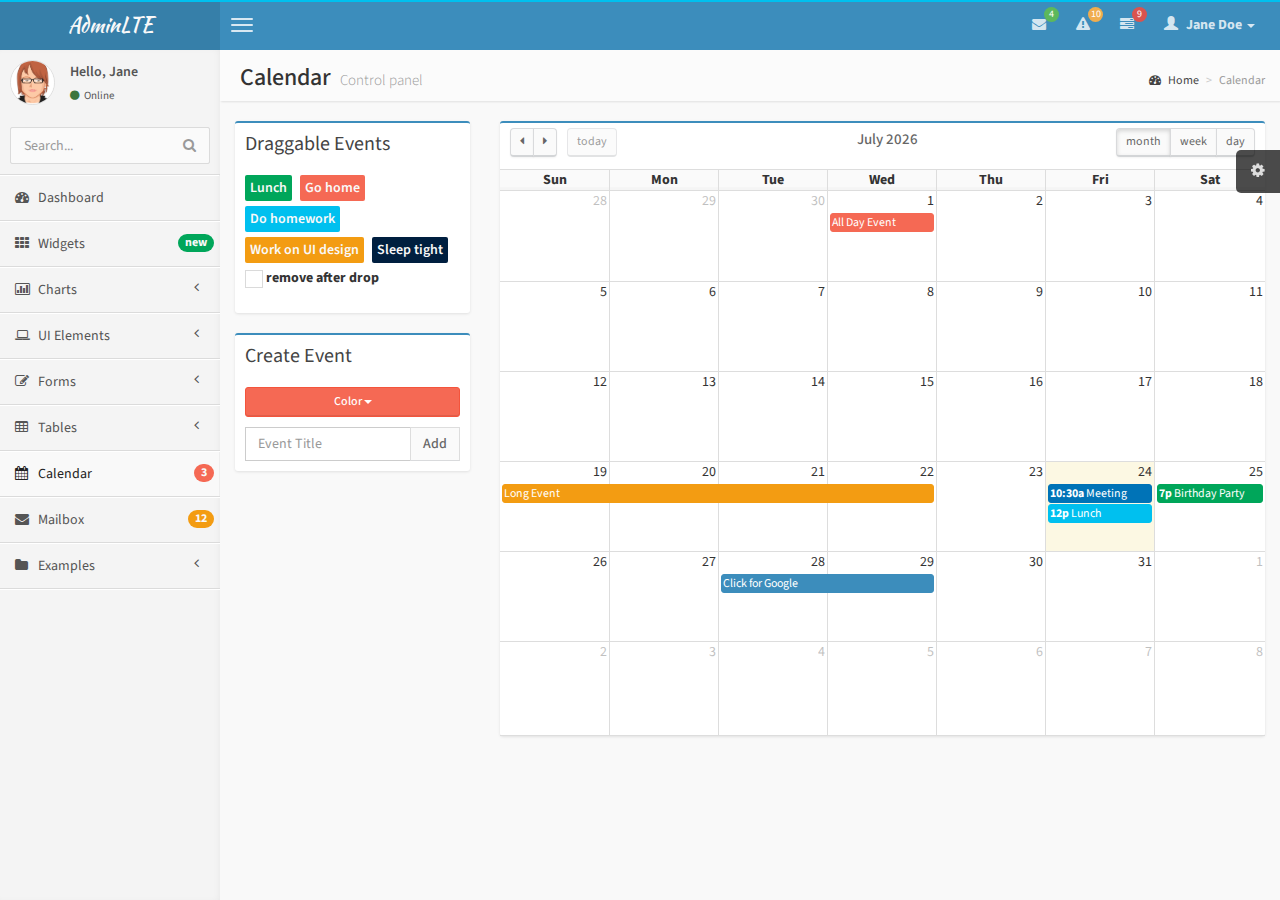
<file: PEB/Admin3/pages/calendar.html>
<!DOCTYPE html>
<html>
    <head>
        <meta charset="UTF-8">
        <title>AdminLTE | Calendar</title>
        <meta content='width=device-width, initial-scale=1, maximum-scale=1, user-scalable=no' name='viewport'>
        <!-- bootstrap 3.0.2 -->
        <link href="../css/bootstrap.min.css" rel="stylesheet" type="text/css" />
        <!-- font Awesome -->
        <link href="../css/font-awesome.min.css" rel="stylesheet" type="text/css" />
        <!-- Ionicons -->
        <link href="../css/ionicons.min.css" rel="stylesheet" type="text/css" />
        <!-- fullCalendar -->
        <link href="../css/fullcalendar/fullcalendar.css" rel="stylesheet" type="text/css" />
        <link href="../css/fullcalendar/fullcalendar.print.css" rel="stylesheet" type="text/css" media='print' />
        <!-- Theme style -->
        <link href="../css/AdminLTE.css" rel="stylesheet" type="text/css" />

        <!-- HTML5 Shim and Respond.js IE8 support of HTML5 elements and media queries -->
        <!-- WARNING: Respond.js doesn't work if you view the page via file:// -->
        <!--[if lt IE 9]>
          <script src="https://oss.maxcdn.com/libs/html5shiv/3.7.0/html5shiv.js"></script>
          <script src="https://oss.maxcdn.com/libs/respond.js/1.3.0/respond.min.js"></script>
        <![endif]-->
    </head>
    <body class="skin-blue">
        <!-- header logo: style can be found in header.less -->
        <header class="header">
            <a href="../index.html" class="logo">
                <!-- Add the class icon to your logo image or logo icon to add the margining -->
                AdminLTE
            </a>
            <!-- Header Navbar: style can be found in header.less -->
            <nav class="navbar navbar-static-top" role="navigation">
                <!-- Sidebar toggle button-->
                <a href="#" class="navbar-btn sidebar-toggle" data-toggle="offcanvas" role="button">
                    <span class="sr-only">Toggle navigation</span>
                    <span class="icon-bar"></span>
                    <span class="icon-bar"></span>
                    <span class="icon-bar"></span>
                </a>
                <div class="navbar-right">
                    <ul class="nav navbar-nav">
                        <!-- Messages: style can be found in dropdown.less-->
                        <li class="dropdown messages-menu">
                            <a href="#" class="dropdown-toggle" data-toggle="dropdown">
                                <i class="fa fa-envelope"></i>
                                <span class="label label-success">4</span>
                            </a>
                            <ul class="dropdown-menu">
                                <li class="header">You have 4 messages</li>
                                <li>
                                    <!-- inner menu: contains the actual data -->
                                    <ul class="menu">
                                        <li><!-- start message -->
                                            <a href="#">
                                                <div class="pull-left">
                                                    <img src="../img/avatar3.png" class="img-circle" alt="User Image"/>
                                                </div>
                                                <h4>
                                                    Support Team
                                                    <small><i class="fa fa-clock-o"></i> 5 mins</small>
                                                </h4>
                                                <p>Why not buy a new awesome theme?</p>
                                            </a>
                                        </li><!-- end message -->
                                        <li>
                                            <a href="#">
                                                <div class="pull-left">
                                                    <img src="../img/avatar2.png" class="img-circle" alt="user image"/>
                                                </div>
                                                <h4>
                                                    AdminLTE Design Team
                                                    <small><i class="fa fa-clock-o"></i> 2 hours</small>
                                                </h4>
                                                <p>Why not buy a new awesome theme?</p>
                                            </a>
                                        </li>
                                        <li>
                                            <a href="#">
                                                <div class="pull-left">
                                                    <img src="../img/avatar.png" class="img-circle" alt="user image"/>
                                                </div>
                                                <h4>
                                                    Developers
                                                    <small><i class="fa fa-clock-o"></i> Today</small>
                                                </h4>
                                                <p>Why not buy a new awesome theme?</p>
                                            </a>
                                        </li>
                                        <li>
                                            <a href="#">
                                                <div class="pull-left">
                                                    <img src="../img/avatar2.png" class="img-circle" alt="user image"/>
                                                </div>
                                                <h4>
                                                    Sales Department
                                                    <small><i class="fa fa-clock-o"></i> Yesterday</small>
                                                </h4>
                                                <p>Why not buy a new awesome theme?</p>
                                            </a>
                                        </li>
                                        <li>
                                            <a href="#">
                                                <div class="pull-left">
                                                    <img src="../img/avatar.png" class="img-circle" alt="user image"/>
                                                </div>
                                                <h4>
                                                    Reviewers
                                                    <small><i class="fa fa-clock-o"></i> 2 days</small>
                                                </h4>
                                                <p>Why not buy a new awesome theme?</p>
                                            </a>
                                        </li>
                                    </ul>
                                </li>
                                <li class="footer"><a href="#">See All Messages</a></li>
                            </ul>
                        </li>
                        <!-- Notifications: style can be found in dropdown.less -->
                        <li class="dropdown notifications-menu">
                            <a href="#" class="dropdown-toggle" data-toggle="dropdown">
                                <i class="fa fa-warning"></i>
                                <span class="label label-warning">10</span>
                            </a>
                            <ul class="dropdown-menu">
                                <li class="header">You have 10 notifications</li>
                                <li>
                                    <!-- inner menu: contains the actual data -->
                                    <ul class="menu">
                                        <li>
                                            <a href="#">
                                                <i class="ion ion-ios7-people info"></i> 5 new members joined today
                                            </a>
                                        </li>
                                        <li>
                                            <a href="#">
                                                <i class="fa fa-warning danger"></i> Very long description here that may not fit into the page and may cause design problems
                                            </a>
                                        </li>
                                        <li>
                                            <a href="#">
                                                <i class="fa fa-users warning"></i> 5 new members joined
                                            </a>
                                        </li>

                                        <li>
                                            <a href="#">
                                                <i class="ion ion-ios7-cart success"></i> 25 sales made
                                            </a>
                                        </li>
                                        <li>
                                            <a href="#">
                                                <i class="ion ion-ios7-person danger"></i> You changed your username
                                            </a>
                                        </li>
                                    </ul>
                                </li>
                                <li class="footer"><a href="#">View all</a></li>
                            </ul>
                        </li>
                        <!-- Tasks: style can be found in dropdown.less -->
                        <li class="dropdown tasks-menu">
                            <a href="#" class="dropdown-toggle" data-toggle="dropdown">
                                <i class="fa fa-tasks"></i>
                                <span class="label label-danger">9</span>
                            </a>
                            <ul class="dropdown-menu">
                                <li class="header">You have 9 tasks</li>
                                <li>
                                    <!-- inner menu: contains the actual data -->
                                    <ul class="menu">
                                        <li><!-- Task item -->
                                            <a href="#">
                                                <h3>
                                                    Design some buttons
                                                    <small class="pull-right">20%</small>
                                                </h3>
                                                <div class="progress xs">
                                                    <div class="progress-bar progress-bar-aqua" style="width: 20%" role="progressbar" aria-valuenow="20" aria-valuemin="0" aria-valuemax="100">
                                                        <span class="sr-only">20% Complete</span>
                                                    </div>
                                                </div>
                                            </a>
                                        </li><!-- end task item -->
                                        <li><!-- Task item -->
                                            <a href="#">
                                                <h3>
                                                    Create a nice theme
                                                    <small class="pull-right">40%</small>
                                                </h3>
                                                <div class="progress xs">
                                                    <div class="progress-bar progress-bar-green" style="width: 40%" role="progressbar" aria-valuenow="20" aria-valuemin="0" aria-valuemax="100">
                                                        <span class="sr-only">40% Complete</span>
                                                    </div>
                                                </div>
                                            </a>
                                        </li><!-- end task item -->
                                        <li><!-- Task item -->
                                            <a href="#">
                                                <h3>
                                                    Some task I need to do
                                                    <small class="pull-right">60%</small>
                                                </h3>
                                                <div class="progress xs">
                                                    <div class="progress-bar progress-bar-red" style="width: 60%" role="progressbar" aria-valuenow="20" aria-valuemin="0" aria-valuemax="100">
                                                        <span class="sr-only">60% Complete</span>
                                                    </div>
                                                </div>
                                            </a>
                                        </li><!-- end task item -->
                                        <li><!-- Task item -->
                                            <a href="#">
                                                <h3>
                                                    Make beautiful transitions
                                                    <small class="pull-right">80%</small>
                                                </h3>
                                                <div class="progress xs">
                                                    <div class="progress-bar progress-bar-yellow" style="width: 80%" role="progressbar" aria-valuenow="20" aria-valuemin="0" aria-valuemax="100">
                                                        <span class="sr-only">80% Complete</span>
                                                    </div>
                                                </div>
                                            </a>
                                        </li><!-- end task item -->
                                    </ul>
                                </li>
                                <li class="footer">
                                    <a href="#">View all tasks</a>
                                </li>
                            </ul>
                        </li>
                        <!-- User Account: style can be found in dropdown.less -->
                        <li class="dropdown user user-menu">
                            <a href="#" class="dropdown-toggle" data-toggle="dropdown">
                                <i class="glyphicon glyphicon-user"></i>
                                <span>Jane Doe <i class="caret"></i></span>
                            </a>
                            <ul class="dropdown-menu">
                                <!-- User image -->
                                <li class="user-header bg-light-blue">
                                    <img src="../img/avatar3.png" class="img-circle" alt="User Image" />
                                    <p>
                                        Jane Doe - Web Developer
                                        <small>Member since Nov. 2012</small>
                                    </p>
                                </li>
                                <!-- Menu Body -->
                                <li class="user-body">
                                    <div class="col-xs-4 text-center">
                                        <a href="#">Followers</a>
                                    </div>
                                    <div class="col-xs-4 text-center">
                                        <a href="#">Sales</a>
                                    </div>
                                    <div class="col-xs-4 text-center">
                                        <a href="#">Friends</a>
                                    </div>
                                </li>
                                <!-- Menu Footer-->
                                <li class="user-footer">
                                    <div class="pull-left">
                                        <a href="#" class="btn btn-default btn-flat">Profile</a>
                                    </div>
                                    <div class="pull-right">
                                        <a href="#" class="btn btn-default btn-flat">Sign out</a>
                                    </div>
                                </li>
                            </ul>
                        </li>
                    </ul>
                </div>
            </nav>
        </header>
        <div class="wrapper row-offcanvas row-offcanvas-left">
            <!-- Left side column. contains the logo and sidebar -->
            <aside class="left-side sidebar-offcanvas">
                <!-- sidebar: style can be found in sidebar.less -->
                <section class="sidebar">
                    <!-- Sidebar user panel -->
                    <div class="user-panel">
                        <div class="pull-left image">
                            <img src="../img/avatar3.png" class="img-circle" alt="User Image" />
                        </div>
                        <div class="pull-left info">
                            <p>Hello, Jane</p>

                            <a href="#"><i class="fa fa-circle text-success"></i> Online</a>
                        </div>
                    </div>
                    <!-- search form -->
                    <form action="#" method="get" class="sidebar-form">
                        <div class="input-group">
                            <input type="text" name="q" class="form-control" placeholder="Search..."/>
                            <span class="input-group-btn">
                                <button type='submit' name='seach' id='search-btn' class="btn btn-flat"><i class="fa fa-search"></i></button>
                            </span>
                        </div>
                    </form>
                    <!-- /.search form -->
                    <!-- sidebar menu: : style can be found in sidebar.less -->
                    <ul class="sidebar-menu">
                        <li>
                            <a href="../index.html">
                                <i class="fa fa-dashboard"></i> <span>Dashboard</span>
                            </a>
                        </li>
                        <li>
                            <a href="widgets.html">
                                <i class="fa fa-th"></i> <span>Widgets</span> <small class="badge pull-right bg-green">new</small>
                            </a>
                        </li>
                        <li class="treeview">
                            <a href="#">
                                <i class="fa fa-bar-chart-o"></i>
                                <span>Charts</span>
                                <i class="fa fa-angle-left pull-right"></i>
                            </a>
                            <ul class="treeview-menu">
                                <li><a href="charts/morris.html"><i class="fa fa-angle-double-right"></i> Morris</a></li>
                                <li><a href="charts/flot.html"><i class="fa fa-angle-double-right"></i> Flot</a></li>
                                <li><a href="charts/inline.html"><i class="fa fa-angle-double-right"></i> Inline charts</a></li>
                            </ul>
                        </li>
                        <li class="treeview">
                            <a href="#">
                                <i class="fa fa-laptop"></i>
                                <span>UI Elements</span>
                                <i class="fa fa-angle-left pull-right"></i>
                            </a>
                            <ul class="treeview-menu">
                                <li><a href="UI/general.html"><i class="fa fa-angle-double-right"></i> General</a></li>
                                <li><a href="UI/icons.html"><i class="fa fa-angle-double-right"></i> Icons</a></li>
                                <li><a href="UI/buttons.html"><i class="fa fa-angle-double-right"></i> Buttons</a></li>
                                <li><a href="UI/sliders.html"><i class="fa fa-angle-double-right"></i> Sliders</a></li>
                                <li><a href="UI/timeline.html"><i class="fa fa-angle-double-right"></i> Timeline</a></li>
                            </ul>
                        </li>
                        <li class="treeview">
                            <a href="#">
                                <i class="fa fa-edit"></i> <span>Forms</span>
                                <i class="fa fa-angle-left pull-right"></i>
                            </a>
                            <ul class="treeview-menu">
                                <li><a href="forms/general.html"><i class="fa fa-angle-double-right"></i> General Elements</a></li>
                                <li><a href="forms/advanced.html"><i class="fa fa-angle-double-right"></i> Advanced Elements</a></li>
                                <li><a href="forms/editors.html"><i class="fa fa-angle-double-right"></i> Editors</a></li>
                            </ul>
                        </li>
                        <li class="treeview">
                            <a href="#">
                                <i class="fa fa-table"></i> <span>Tables</span>
                                <i class="fa fa-angle-left pull-right"></i>
                            </a>
                            <ul class="treeview-menu">
                                <li><a href="tables/simple.html"><i class="fa fa-angle-double-right"></i> Simple tables</a></li>
                                <li><a href="tables/data.html"><i class="fa fa-angle-double-right"></i> Data tables</a></li>
                            </ul>
                        </li>
                        <li class="active">
                            <a href="calendar.html">
                                <i class="fa fa-calendar"></i> <span>Calendar</span>
                                <small class="badge pull-right bg-red">3</small>
                            </a>
                        </li>
                        <li>
                            <a href="mailbox.html">
                                <i class="fa fa-envelope"></i> <span>Mailbox</span>
                                <small class="badge pull-right bg-yellow">12</small>
                            </a>
                        </li>
                        <li class="treeview">
                            <a href="#">
                                <i class="fa fa-folder"></i> <span>Examples</span>
                                <i class="fa fa-angle-left pull-right"></i>
                            </a>
                            <ul class="treeview-menu">
                                <li><a href="examples/invoice.html"><i class="fa fa-angle-double-right"></i> Invoice</a></li>
                                <li><a href="examples/login.html"><i class="fa fa-angle-double-right"></i> Login</a></li>
                                <li><a href="examples/register.html"><i class="fa fa-angle-double-right"></i> Register</a></li>
                                <li><a href="examples/lockscreen.html"><i class="fa fa-angle-double-right"></i> Lockscreen</a></li>
                                <li><a href="examples/404.html"><i class="fa fa-angle-double-right"></i> 404 Error</a></li>
                                <li><a href="examples/500.html"><i class="fa fa-angle-double-right"></i> 500 Error</a></li>
                                <li><a href="examples/blank.html"><i class="fa fa-angle-double-right"></i> Blank Page</a></li>
                            </ul>
                        </li>
                    </ul>
                </section>
                <!-- /.sidebar -->
            </aside>

            <!-- Right side column. Contains the navbar and content of the page -->
            <aside class="right-side">
                <!-- Content Header (Page header) -->
                <section class="content-header">
                    <h1>
                        Calendar
                        <small>Control panel</small>
                    </h1>
                    <ol class="breadcrumb">
                        <li><a href="#"><i class="fa fa-dashboard"></i> Home</a></li>
                        <li class="active">Calendar</li>
                    </ol>
                </section>

                <!-- Main content -->
                <section class="content">


                    <div class="row">
                        <div class="col-md-3">
                            <div class="box box-primary">
                                <div class="box-header">
                                    <h4 class="box-title">Draggable Events</h4>
                                </div>
                                <div class="box-body">
                                    <!-- the events -->
                                    <div id='external-events'>
                                        <div class='external-event bg-green'>Lunch</div>
                                        <div class='external-event bg-red'>Go home</div>
                                        <div class='external-event bg-aqua'>Do homework</div>
                                        <div class='external-event bg-yellow'>Work on UI design</div>
                                        <div class='external-event bg-navy'>Sleep tight</div>
                                        <p>
                                            <input type='checkbox' id='drop-remove' /> <label for='drop-remove'>remove after drop</label>
                                        </p>
                                    </div>
                                </div><!-- /.box-body -->
                            </div><!-- /. box -->
                            <div class="box box-primary">
                                <div class="box-header">
                                    <h3 class="box-title">Create Event</h3>
                                </div>
                                <div class="box-body">
                                    <div class="btn-group" style="width: 100%; margin-bottom: 10px;">
                                        <button type="button" id="color-chooser-btn" class="btn btn-danger btn-block btn-sm dropdown-toggle" data-toggle="dropdown">Color <span class="caret"></span></button>
                                        <ul class="dropdown-menu" id="color-chooser">
                                            <li><a class="text-green" href="#"><i class="fa fa-square"></i> Green</a></li>
                                            <li><a class="text-blue" href="#"><i class="fa fa-square"></i> Blue</a></li>
                                            <li><a class="text-navy" href="#"><i class="fa fa-square"></i> Navy</a></li>
                                            <li><a class="text-yellow" href="#"><i class="fa fa-square"></i> Yellow</a></li>
                                            <li><a class="text-orange" href="#"><i class="fa fa-square"></i> Orange</a></li>
                                            <li><a class="text-aqua" href="#"><i class="fa fa-square"></i> Aqua</a></li>
                                            <li><a class="text-red" href="#"><i class="fa fa-square"></i> Red</a></li>
                                            <li><a class="text-fuchsia" href="#"><i class="fa fa-square"></i> Fuchsia</a></li>
                                            <li><a class="text-purple" href="#"><i class="fa fa-square"></i> Purple</a></li>
                                        </ul>
                                    </div><!-- /btn-group -->
                                    <div class="input-group">
                                        <input id="new-event" type="text" class="form-control" placeholder="Event Title">
                                        <div class="input-group-btn">
                                            <button id="add-new-event" type="button" class="btn btn-default btn-flat">Add</button>
                                        </div><!-- /btn-group -->
                                    </div><!-- /input-group -->
                                </div>
                            </div>
                        </div><!-- /.col -->
                        <div class="col-md-9">
                            <div class="box box-primary">
                                <div class="box-body no-padding">
                                    <!-- THE CALENDAR -->
                                    <div id="calendar"></div>
                                </div><!-- /.box-body -->
                            </div><!-- /. box -->
                        </div><!-- /.col -->
                    </div><!-- /.row -->


                </section><!-- /.content -->
            </aside><!-- /.right-side -->
        </div><!-- ./wrapper -->


        <!-- jQuery 2.0.2 -->
        <script src="http://ajax.googleapis.com/ajax/libs/jquery/2.0.2/jquery.min.js"></script>
        <!-- jQuery UI 1.10.3 -->
        <script src="../js/jquery-ui-1.10.3.min.js" type="text/javascript"></script>
        <!-- Bootstrap -->
        <script src="../js/bootstrap.min.js" type="text/javascript"></script>
        <!-- AdminLTE App -->
        <script src="../js/AdminLTE/app.js" type="text/javascript"></script>
        <!-- AdminLTE for demo purposes -->
        <script src="../js/AdminLTE/demo.js" type="text/javascript"></script>        
        <!-- fullCalendar -->
        <script src="../js/plugins/fullcalendar/fullcalendar.min.js" type="text/javascript"></script>
        <!-- Page specific script -->
        <script type="text/javascript">
            $(function() {

                /* initialize the external events
                 -----------------------------------------------------------------*/
                function ini_events(ele) {
                    ele.each(function() {

                        // create an Event Object (http://arshaw.com/fullcalendar/docs/event_data/Event_Object/)
                        // it doesn't need to have a start or end
                        var eventObject = {
                            title: $.trim($(this).text()) // use the element's text as the event title
                        };

                        // store the Event Object in the DOM element so we can get to it later
                        $(this).data('eventObject', eventObject);

                        // make the event draggable using jQuery UI
                        $(this).draggable({
                            zIndex: 1070,
                            revert: true, // will cause the event to go back to its
                            revertDuration: 0  //  original position after the drag
                        });

                    });
                }
                ini_events($('#external-events div.external-event'));

                /* initialize the calendar
                 -----------------------------------------------------------------*/
                //Date for the calendar events (dummy data)
                var date = new Date();
                var d = date.getDate(),
                        m = date.getMonth(),
                        y = date.getFullYear();
                $('#calendar').fullCalendar({
                    header: {
                        left: 'prev,next today',
                        center: 'title',
                        right: 'month,agendaWeek,agendaDay'
                    },
                    buttonText: {//This is to add icons to the visible buttons
                        prev: "<span class='fa fa-caret-left'></span>",
                        next: "<span class='fa fa-caret-right'></span>",
                        today: 'today',
                        month: 'month',
                        week: 'week',
                        day: 'day'
                    },
                    //Random default events
                    events: [
                        {
                            title: 'All Day Event',
                            start: new Date(y, m, 1),
                            backgroundColor: "#f56954", //red
                            borderColor: "#f56954" //red
                        },
                        {
                            title: 'Long Event',
                            start: new Date(y, m, d - 5),
                            end: new Date(y, m, d - 2),
                            backgroundColor: "#f39c12", //yellow
                            borderColor: "#f39c12" //yellow
                        },
                        {
                            title: 'Meeting',
                            start: new Date(y, m, d, 10, 30),
                            allDay: false,
                            backgroundColor: "#0073b7", //Blue
                            borderColor: "#0073b7" //Blue
                        },
                        {
                            title: 'Lunch',
                            start: new Date(y, m, d, 12, 0),
                            end: new Date(y, m, d, 14, 0),
                            allDay: false,
                            backgroundColor: "#00c0ef", //Info (aqua)
                            borderColor: "#00c0ef" //Info (aqua)
                        },
                        {
                            title: 'Birthday Party',
                            start: new Date(y, m, d + 1, 19, 0),
                            end: new Date(y, m, d + 1, 22, 30),
                            allDay: false,
                            backgroundColor: "#00a65a", //Success (green)
                            borderColor: "#00a65a" //Success (green)
                        },
                        {
                            title: 'Click for Google',
                            start: new Date(y, m, 28),
                            end: new Date(y, m, 29),
                            url: 'http://google.com/',
                            backgroundColor: "#3c8dbc", //Primary (light-blue)
                            borderColor: "#3c8dbc" //Primary (light-blue)
                        }
                    ],
                    editable: true,
                    droppable: true, // this allows things to be dropped onto the calendar !!!
                    drop: function(date, allDay) { // this function is called when something is dropped

                        // retrieve the dropped element's stored Event Object
                        var originalEventObject = $(this).data('eventObject');

                        // we need to copy it, so that multiple events don't have a reference to the same object
                        var copiedEventObject = $.extend({}, originalEventObject);

                        // assign it the date that was reported
                        copiedEventObject.start = date;
                        copiedEventObject.allDay = allDay;
                        copiedEventObject.backgroundColor = $(this).css("background-color");
                        copiedEventObject.borderColor = $(this).css("border-color");

                        // render the event on the calendar
                        // the last `true` argument determines if the event "sticks" (http://arshaw.com/fullcalendar/docs/event_rendering/renderEvent/)
                        $('#calendar').fullCalendar('renderEvent', copiedEventObject, true);

                        // is the "remove after drop" checkbox checked?
                        if ($('#drop-remove').is(':checked')) {
                            // if so, remove the element from the "Draggable Events" list
                            $(this).remove();
                        }

                    }
                });

                /* ADDING EVENTS */
                var currColor = "#f56954"; //Red by default
                //Color chooser button
                var colorChooser = $("#color-chooser-btn");
                $("#color-chooser > li > a").click(function(e) {
                    e.preventDefault();
                    //Save color
                    currColor = $(this).css("color");
                    //Add color effect to button
                    colorChooser
                            .css({"background-color": currColor, "border-color": currColor})
                            .html($(this).text()+' <span class="caret"></span>');
                });
                $("#add-new-event").click(function(e) {
                    e.preventDefault();
                    //Get value and make sure it is not null
                    var val = $("#new-event").val();
                    if (val.length == 0) {
                        return;
                    }

                    //Create event
                    var event = $("<div />");
                    event.css({"background-color": currColor, "border-color": currColor, "color": "#fff"}).addClass("external-event");
                    event.html(val);
                    $('#external-events').prepend(event);

                    //Add draggable funtionality
                    ini_events(event);

                    //Remove event from text input
                    $("#new-event").val("");
                });
            });
        </script>

    </body>
</html>
</file>
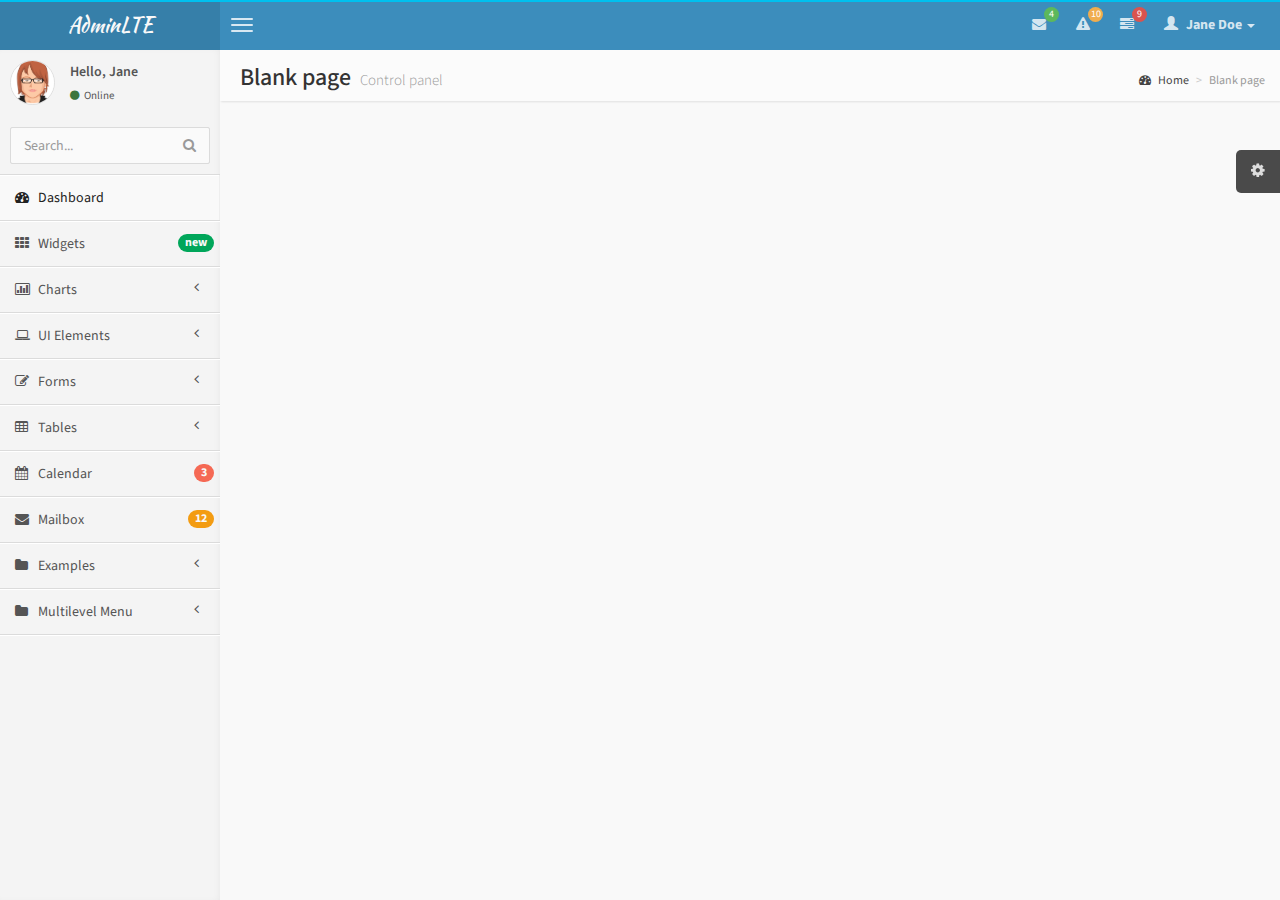
<file: PEB/Admin3/pages/empty.html>
<!DOCTYPE html>
<html>
    <head>
        <meta charset="UTF-8">
        <title>AdminLTE | Dashboard</title>
        <meta content='width=device-width, initial-scale=1, maximum-scale=1, user-scalable=no' name='viewport'>
        <!-- bootstrap 3.0.2 -->
        <link href="../css/bootstrap.min.css" rel="stylesheet" type="text/css" />
        <!-- font Awesome -->
        <link href="../css/font-awesome.min.css" rel="stylesheet" type="text/css" />
        <!-- Ionicons -->
        <link href="../css/ionicons.min.css" rel="stylesheet" type="text/css" />
        <!-- Theme style -->
        <link href="../css/AdminLTE.css" rel="stylesheet" type="text/css" />

        <!-- HTML5 Shim and Respond.js IE8 support of HTML5 elements and media queries -->
        <!-- WARNING: Respond.js doesn't work if you view the page via file:// -->
        <!--[if lt IE 9]>
          <script src="https://oss.maxcdn.com/libs/html5shiv/3.7.0/html5shiv.js"></script>
          <script src="https://oss.maxcdn.com/libs/respond.js/1.3.0/respond.min.js"></script>
        <![endif]-->
    </head>
    <body class="skin-blue">
        <!-- header logo: style can be found in header.less -->
        <header class="header">
            <a href="../index.html" class="logo">
                <!-- Add the class icon to your logo image or logo icon to add the margining -->
                AdminLTE
            </a>
            <!-- Header Navbar: style can be found in header.less -->
            <nav class="navbar navbar-static-top" role="navigation">
                <!-- Sidebar toggle button-->
                <a href="#" class="navbar-btn sidebar-toggle" data-toggle="offcanvas" role="button">
                    <span class="sr-only">Toggle navigation</span>
                    <span class="icon-bar"></span>
                    <span class="icon-bar"></span>
                    <span class="icon-bar"></span>
                </a>
                <div class="navbar-right">
                    <ul class="nav navbar-nav">
                        <!-- Messages: style can be found in dropdown.less-->
                        <li class="dropdown messages-menu">
                            <a href="#" class="dropdown-toggle" data-toggle="dropdown">
                                <i class="fa fa-envelope"></i>
                                <span class="label label-success">4</span>
                            </a>
                            <ul class="dropdown-menu">
                                <li class="header">You have 4 messages</li>
                                <li>
                                    <!-- inner menu: contains the actual data -->
                                    <ul class="menu">
                                        <li><!-- start message -->
                                            <a href="#">
                                                <div class="pull-left">
                                                    <img src="../img/avatar3.png" class="img-circle" alt="User Image"/>
                                                </div>
                                                <h4>
                                                    Support Team
                                                    <small><i class="fa fa-clock-o"></i> 5 mins</small>
                                                </h4>
                                                <p>Why not buy a new awesome theme?</p>
                                            </a>
                                        </li><!-- end message -->
                                        <li>
                                            <a href="#">
                                                <div class="pull-left">
                                                    <img src="../img/avatar2.png" class="img-circle" alt="user image"/>
                                                </div>
                                                <h4>
                                                    AdminLTE Design Team
                                                    <small><i class="fa fa-clock-o"></i> 2 hours</small>
                                                </h4>
                                                <p>Why not buy a new awesome theme?</p>
                                            </a>
                                        </li>
                                        <li>
                                            <a href="#">
                                                <div class="pull-left">
                                                    <img src="../img/avatar.png" class="img-circle" alt="user image"/>
                                                </div>
                                                <h4>
                                                    Developers
                                                    <small><i class="fa fa-clock-o"></i> Today</small>
                                                </h4>
                                                <p>Why not buy a new awesome theme?</p>
                                            </a>
                                        </li>
                                        <li>
                                            <a href="#">
                                                <div class="pull-left">
                                                    <img src="../img/avatar2.png" class="img-circle" alt="user image"/>
                                                </div>
                                                <h4>
                                                    Sales Department
                                                    <small><i class="fa fa-clock-o"></i> Yesterday</small>
                                                </h4>
                                                <p>Why not buy a new awesome theme?</p>
                                            </a>
                                        </li>
                                        <li>
                                            <a href="#">
                                                <div class="pull-left">
                                                    <img src="../img/avatar.png" class="img-circle" alt="user image"/>
                                                </div>
                                                <h4>
                                                    Reviewers
                                                    <small><i class="fa fa-clock-o"></i> 2 days</small>
                                                </h4>
                                                <p>Why not buy a new awesome theme?</p>
                                            </a>
                                        </li>
                                    </ul>
                                </li>
                                <li class="footer"><a href="#">See All Messages</a></li>
                            </ul>
                        </li>
                        <!-- Notifications: style can be found in dropdown.less -->
                        <li class="dropdown notifications-menu">
                            <a href="#" class="dropdown-toggle" data-toggle="dropdown">
                                <i class="fa fa-warning"></i>
                                <span class="label label-warning">10</span>
                            </a>
                            <ul class="dropdown-menu">
                                <li class="header">You have 10 notifications</li>
                                <li>
                                    <!-- inner menu: contains the actual data -->
                                    <ul class="menu">
                                        <li>
                                            <a href="#">
                                                <i class="ion ion-ios7-people info"></i> 5 new members joined today
                                            </a>
                                        </li>
                                        <li>
                                            <a href="#">
                                                <i class="fa fa-warning danger"></i> Very long description here that may not fit into the page and may cause design problems
                                            </a>
                                        </li>
                                        <li>
                                            <a href="#">
                                                <i class="fa fa-users warning"></i> 5 new members joined
                                            </a>
                                        </li>

                                        <li>
                                            <a href="#">
                                                <i class="ion ion-ios7-cart success"></i> 25 sales made
                                            </a>
                                        </li>
                                        <li>
                                            <a href="#">
                                                <i class="ion ion-ios7-person danger"></i> You changed your username
                                            </a>
                                        </li>
                                    </ul>
                                </li>
                                <li class="footer"><a href="#">View all</a></li>
                            </ul>
                        </li>
                        <!-- Tasks: style can be found in dropdown.less -->
                        <li class="dropdown tasks-menu">
                            <a href="#" class="dropdown-toggle" data-toggle="dropdown">
                                <i class="fa fa-tasks"></i>
                                <span class="label label-danger">9</span>
                            </a>
                            <ul class="dropdown-menu">
                                <li class="header">You have 9 tasks</li>
                                <li>
                                    <!-- inner menu: contains the actual data -->
                                    <ul class="menu">
                                        <li><!-- Task item -->
                                            <a href="#">
                                                <h3>
                                                    Design some buttons
                                                    <small class="pull-right">20%</small>
                                                </h3>
                                                <div class="progress xs">
                                                    <div class="progress-bar progress-bar-aqua" style="width: 20%" role="progressbar" aria-valuenow="20" aria-valuemin="0" aria-valuemax="100">
                                                        <span class="sr-only">20% Complete</span>
                                                    </div>
                                                </div>
                                            </a>
                                        </li><!-- end task item -->
                                        <li><!-- Task item -->
                                            <a href="#">
                                                <h3>
                                                    Create a nice theme
                                                    <small class="pull-right">40%</small>
                                                </h3>
                                                <div class="progress xs">
                                                    <div class="progress-bar progress-bar-green" style="width: 40%" role="progressbar" aria-valuenow="20" aria-valuemin="0" aria-valuemax="100">
                                                        <span class="sr-only">40% Complete</span>
                                                    </div>
                                                </div>
                                            </a>
                                        </li><!-- end task item -->
                                        <li><!-- Task item -->
                                            <a href="#">
                                                <h3>
                                                    Some task I need to do
                                                    <small class="pull-right">60%</small>
                                                </h3>
                                                <div class="progress xs">
                                                    <div class="progress-bar progress-bar-red" style="width: 60%" role="progressbar" aria-valuenow="20" aria-valuemin="0" aria-valuemax="100">
                                                        <span class="sr-only">60% Complete</span>
                                                    </div>
                                                </div>
                                            </a>
                                        </li><!-- end task item -->
                                        <li><!-- Task item -->
                                            <a href="#">
                                                <h3>
                                                    Make beautiful transitions
                                                    <small class="pull-right">80%</small>
                                                </h3>
                                                <div class="progress xs">
                                                    <div class="progress-bar progress-bar-yellow" style="width: 80%" role="progressbar" aria-valuenow="20" aria-valuemin="0" aria-valuemax="100">
                                                        <span class="sr-only">80% Complete</span>
                                                    </div>
                                                </div>
                                            </a>
                                        </li><!-- end task item -->
                                    </ul>
                                </li>
                                <li class="footer">
                                    <a href="#">View all tasks</a>
                                </li>
                            </ul>
                        </li>
                        <!-- User Account: style can be found in dropdown.less -->
                        <li class="dropdown user user-menu">
                            <a href="#" class="dropdown-toggle" data-toggle="dropdown">
                                <i class="glyphicon glyphicon-user"></i>
                                <span>Jane Doe <i class="caret"></i></span>
                            </a>
                            <ul class="dropdown-menu">
                                <!-- User image -->
                                <li class="user-header bg-light-blue">
                                    <img src="../img/avatar3.png" class="img-circle" alt="User Image" />
                                    <p>
                                        Jane Doe - Web Developer
                                        <small>Member since Nov. 2012</small>
                                    </p>
                                </li>
                                <!-- Menu Body -->
                                <li class="user-body">
                                    <div class="col-xs-4 text-center">
                                        <a href="#">Followers</a>
                                    </div>
                                    <div class="col-xs-4 text-center">
                                        <a href="#">Sales</a>
                                    </div>
                                    <div class="col-xs-4 text-center">
                                        <a href="#">Friends</a>
                                    </div>
                                </li>
                                <!-- Menu Footer-->
                                <li class="user-footer">
                                    <div class="pull-left">
                                        <a href="#" class="btn btn-default btn-flat">Profile</a>
                                    </div>
                                    <div class="pull-right">
                                        <a href="#" class="btn btn-default btn-flat">Sign out</a>
                                    </div>
                                </li>
                            </ul>
                        </li>
                    </ul>
                </div>
            </nav>
        </header>
        <div class="wrapper row-offcanvas row-offcanvas-left">
            <!-- Left side column. contains the logo and sidebar -->
            <aside class="left-side sidebar-offcanvas">
                <!-- sidebar: style can be found in sidebar.less -->
                <section class="sidebar">
                    <!-- Sidebar user panel -->
                    <div class="user-panel">
                        <div class="pull-left image">
                            <img src="../img/avatar3.png" class="img-circle" alt="User Image" />
                        </div>
                        <div class="pull-left info">
                            <p>Hello, Jane</p>

                            <a href="#"><i class="fa fa-circle text-success"></i> Online</a>
                        </div>
                    </div>
                    <!-- search form -->
                    <form action="#" method="get" class="sidebar-form">
                        <div class="input-group">
                            <input type="text" name="q" class="form-control" placeholder="Search..."/>
                            <span class="input-group-btn">
                                <button type='submit' name='seach' id='search-btn' class="btn btn-flat"><i class="fa fa-search"></i></button>
                            </span>
                        </div>
                    </form>
                    <!-- /.search form -->
                    <!-- sidebar menu: : style can be found in sidebar.less -->
                    <ul class="sidebar-menu">
                        <li class="active">
                            <a href="../index.html">
                                <i class="fa fa-dashboard"></i> <span>Dashboard</span>
                            </a>
                        </li>
                        <li>
                            <a href="widgets.html">
                                <i class="fa fa-th"></i> <span>Widgets</span> <small class="badge pull-right bg-green">new</small>
                            </a>
                        </li>
                        <li class="treeview">
                            <a href="#">
                                <i class="fa fa-bar-chart-o"></i>
                                <span>Charts</span>
                                <i class="fa fa-angle-left pull-right"></i>
                            </a>
                            <ul class="treeview-menu">
                                <li><a href="charts/morris.html"><i class="fa fa-angle-double-right"></i> Morris</a></li>
                                <li><a href="charts/flot.html"><i class="fa fa-angle-double-right"></i> Flot</a></li>
                                <li><a href="charts/inline.html"><i class="fa fa-angle-double-right"></i> Inline charts</a></li>
                            </ul>
                        </li>
                        <li class="treeview">
                            <a href="#">
                                <i class="fa fa-laptop"></i>
                                <span>UI Elements</span>
                                <i class="fa fa-angle-left pull-right"></i>
                            </a>
                            <ul class="treeview-menu">
                                <li><a href="UI/general.html"><i class="fa fa-angle-double-right"></i> General</a></li>
                                <li><a href="UI/icons.html"><i class="fa fa-angle-double-right"></i> Icons</a></li>
                                <li><a href="UI/buttons.html"><i class="fa fa-angle-double-right"></i> Buttons</a></li>
                                <li><a href="UI/sliders.html"><i class="fa fa-angle-double-right"></i> Sliders</a></li>
                                <li><a href="UI/timeline.html"><i class="fa fa-angle-double-right"></i> Timeline</a></li>
                            </ul>
                        </li>
                        <li class="treeview">
                            <a href="#">
                                <i class="fa fa-edit"></i> <span>Forms</span>
                                <i class="fa fa-angle-left pull-right"></i>
                            </a>
                            <ul class="treeview-menu">
                                <li><a href="forms/general.html"><i class="fa fa-angle-double-right"></i> General Elements</a></li>
                                <li><a href="forms/advanced.html"><i class="fa fa-angle-double-right"></i> Advanced Elements</a></li>
                                <li><a href="forms/editors.html"><i class="fa fa-angle-double-right"></i> Editors</a></li>
                            </ul>
                        </li>
                        <li class="treeview">
                            <a href="#">
                                <i class="fa fa-table"></i> <span>Tables</span>
                                <i class="fa fa-angle-left pull-right"></i>
                            </a>
                            <ul class="treeview-menu">
                                <li><a href="tables/simple.html"><i class="fa fa-angle-double-right"></i> Simple tables</a></li>
                                <li><a href="tables/data.html"><i class="fa fa-angle-double-right"></i> Data tables</a></li>
                            </ul>
                        </li>
                        <li>
                            <a href="calendar.html">
                                <i class="fa fa-calendar"></i> <span>Calendar</span>
                                <small class="badge pull-right bg-red">3</small>
                            </a>
                        </li>
                        <li>
                            <a href="mailbox.html">
                                <i class="fa fa-envelope"></i> <span>Mailbox</span>
                                <small class="badge pull-right bg-yellow">12</small>
                            </a>
                        </li>
                        <li class="treeview">
                            <a href="#">
                                <i class="fa fa-folder"></i> <span>Examples</span>
                                <i class="fa fa-angle-left pull-right"></i>
                            </a>
                            <ul class="treeview-menu">
                                <li><a href="examples/invoice.html"><i class="fa fa-angle-double-right"></i> Invoice</a></li>
                                <li><a href="examples/login.html"><i class="fa fa-angle-double-right"></i> Login</a></li>
                                <li><a href="examples/register.html"><i class="fa fa-angle-double-right"></i> Register</a></li>
                                <li><a href="examples/lockscreen.html"><i class="fa fa-angle-double-right"></i> Lockscreen</a></li>
                                <li><a href="examples/404.html"><i class="fa fa-angle-double-right"></i> 404 Error</a></li>
                                <li><a href="examples/500.html"><i class="fa fa-angle-double-right"></i> 500 Error</a></li>
                                <li><a href="examples/blank.html"><i class="fa fa-angle-double-right"></i> Blank Page</a></li>
                            </ul>
                        </li>
                        <li class="treeview">
                            <a href="#">
                                <i class="fa fa-folder"></i>  Multilevel Menu
                                <i class="fa fa-angle-left pull-right"></i>
                            </a>

                            <ul class="treeview-menu">
                                <li class="treeview">
                                    <a href="#">
                                        First level
                                        <i class="fa fa-angle-left pull-right"></i>
                                    </a>

                                    <ul class="treeview-menu">
                                        <li class="treeview">
                                            <a href="#">
                                                Second level
                                                <i class="fa fa-angle-left pull-right"></i>
                                            </a>

                                            <ul class="treeview-menu">
                                                <li>
                                                    <a href="#">Third level</a>
                                                </li>
                                            </ul>
                                        </li>
                                    </ul>
                                </li>
                            </ul>
                        </li>
                    </ul>
                </section>
                <!-- /.sidebar -->
            </aside>

            <!-- Right side column. Contains the navbar and content of the page -->
            <aside class="right-side">
                <!-- Content Header (Page header) -->
                <section class="content-header">
                    <h1>
                        Blank page
                        <small>Control panel</small>
                    </h1>
                    <ol class="breadcrumb">
                        <li><a href="#"><i class="fa fa-dashboard"></i> Home</a></li>
                        <li class="active">Blank page</li>
                    </ol>
                </section>

                <!-- Main content -->
                <section class="content">


                </section><!-- /.content -->
            </aside><!-- /.right-side -->
        </div><!-- ./wrapper -->


        <!-- jQuery 2.0.2 -->
        <script src="http://ajax.googleapis.com/ajax/libs/jquery/2.0.2/jquery.min.js"></script>
        <!-- Bootstrap -->
        <script src="../js/bootstrap.min.js" type="text/javascript"></script>
        <!-- AdminLTE App -->
        <script src="../js/AdminLTE/app.js" type="text/javascript"></script>
        <!-- AdminLTE for demo purposes -->
        <script src="../js/AdminLTE/demo.js" type="text/javascript"></script>
    </body>
</html>
</file>
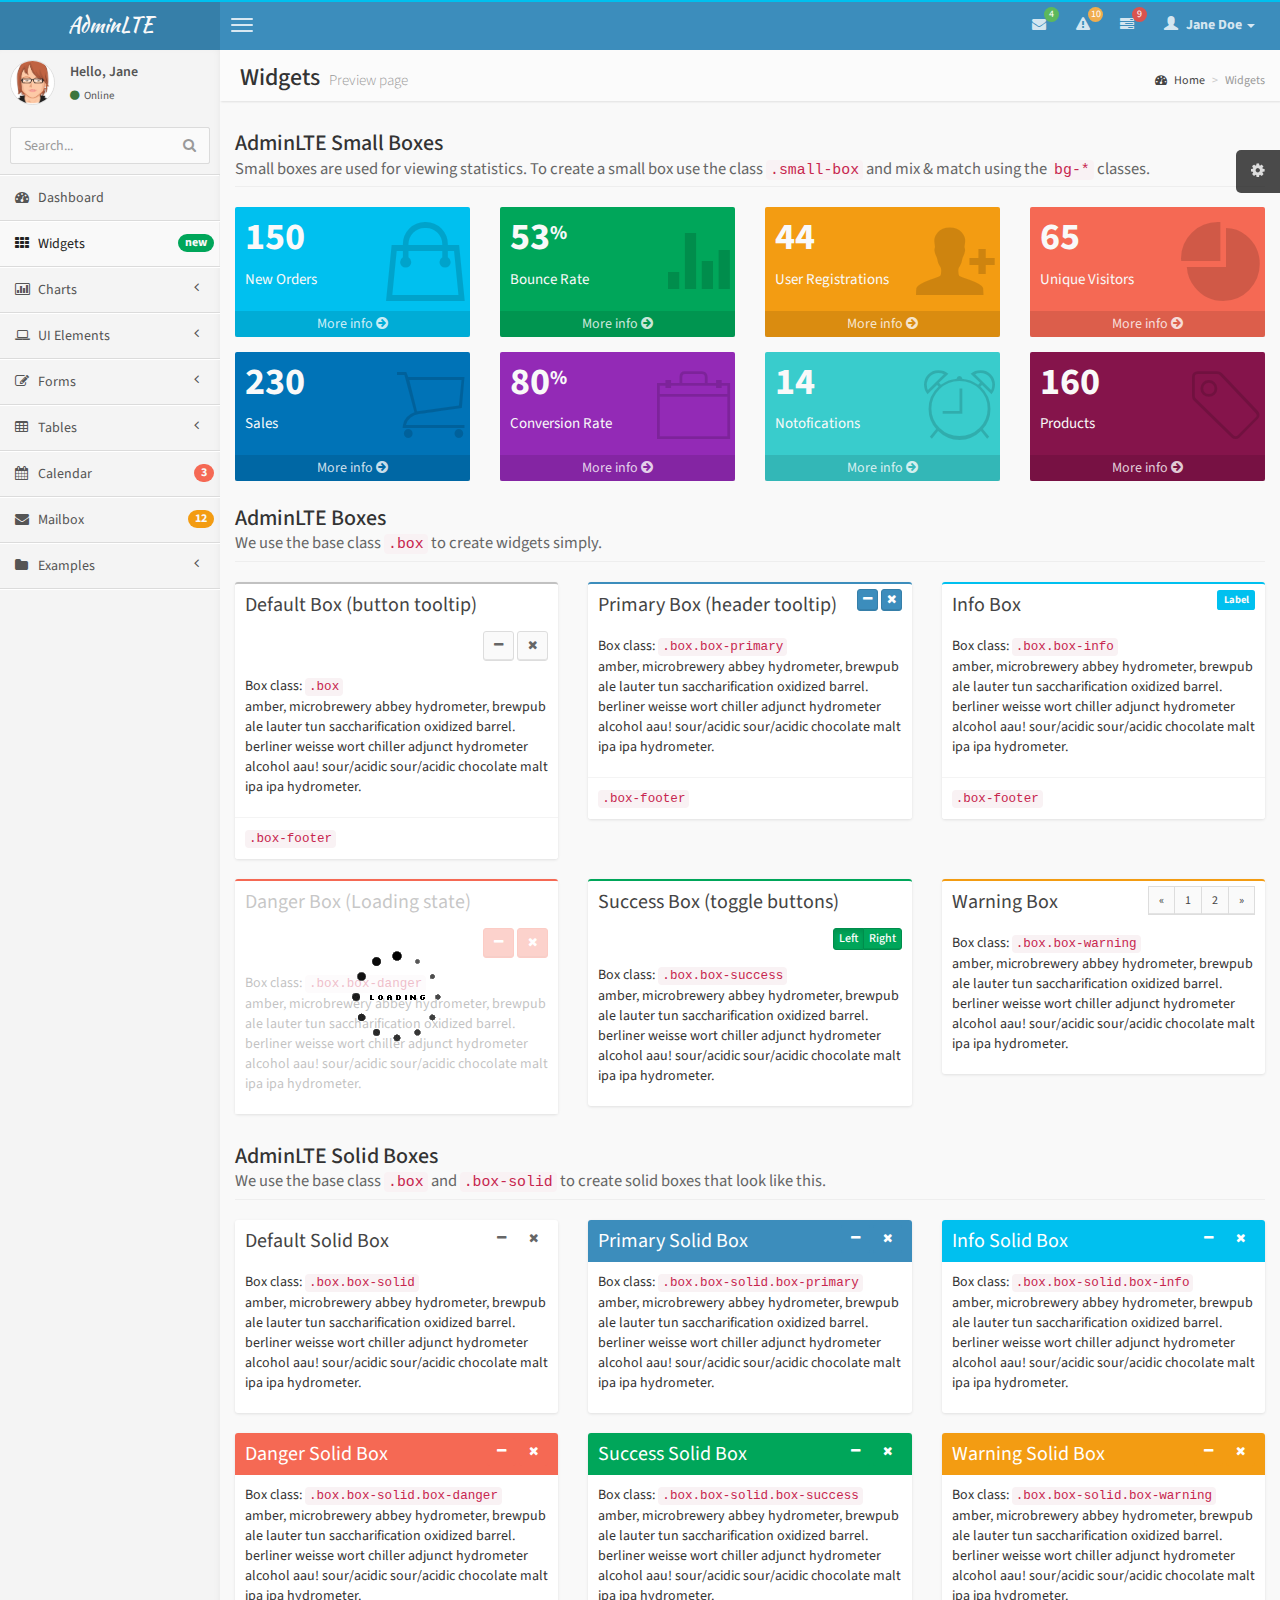
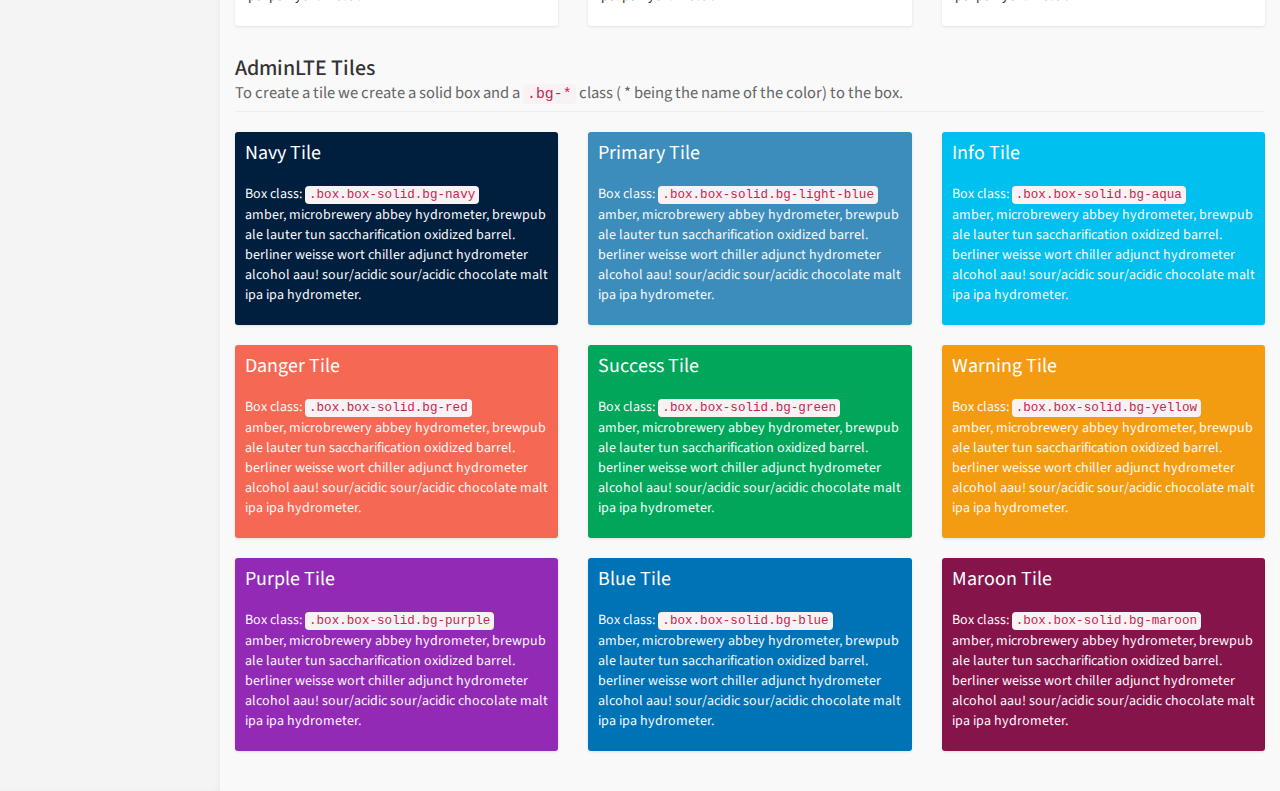
<file: PEB/Admin3/pages/widgets.html>
<!DOCTYPE html>
<html>
    <head>
        <meta charset="UTF-8">
        <title>AdminLTE | Widgets</title>
        <meta content='width=device-width, initial-scale=1, maximum-scale=1, user-scalable=no' name='viewport'>
        <!-- bootstrap 3.0.2 -->
        <link href="../css/bootstrap.min.css" rel="stylesheet" type="text/css" />
        <!-- font Awesome -->
        <link href="../css/font-awesome.min.css" rel="stylesheet" type="text/css" />
        <!-- Ionicons -->
        <link href="../css/ionicons.min.css" rel="stylesheet" type="text/css" />
        <!-- Theme style -->
        <link href="../css/AdminLTE.css" rel="stylesheet" type="text/css" />

        <!-- HTML5 Shim and Respond.js IE8 support of HTML5 elements and media queries -->
        <!-- WARNING: Respond.js doesn't work if you view the page via file:// -->
        <!--[if lt IE 9]>
          <script src="https://oss.maxcdn.com/libs/html5shiv/3.7.0/html5shiv.js"></script>
          <script src="https://oss.maxcdn.com/libs/respond.js/1.3.0/respond.min.js"></script>
        <![endif]-->
    </head>
    <body class="skin-blue">
        <!-- header logo: style can be found in header.less -->
        <header class="header">
            <a href="../index.html" class="logo">
                <!-- Add the class icon to your logo image or logo icon to add the margining -->
                AdminLTE
            </a>
            <!-- Header Navbar: style can be found in header.less -->
            <nav class="navbar navbar-static-top" role="navigation">
                <!-- Sidebar toggle button-->
                <a href="#" class="navbar-btn sidebar-toggle" data-toggle="offcanvas" role="button">
                    <span class="sr-only">Toggle navigation</span>
                    <span class="icon-bar"></span>
                    <span class="icon-bar"></span>
                    <span class="icon-bar"></span>
                </a>
                <div class="navbar-right">
                    <ul class="nav navbar-nav">
                        <!-- Messages: style can be found in dropdown.less-->
                        <li class="dropdown messages-menu">
                            <a href="#" class="dropdown-toggle" data-toggle="dropdown">
                                <i class="fa fa-envelope"></i>
                                <span class="label label-success">4</span>
                            </a>
                            <ul class="dropdown-menu">
                                <li class="header">You have 4 messages</li>
                                <li>
                                    <!-- inner menu: contains the actual data -->
                                    <ul class="menu">
                                        <li><!-- start message -->
                                            <a href="#">
                                                <div class="pull-left">
                                                    <img src="../img/avatar3.png" class="img-circle" alt="User Image"/>
                                                </div>
                                                <h4>
                                                    Support Team
                                                    <small><i class="fa fa-clock-o"></i> 5 mins</small>
                                                </h4>
                                                <p>Why not buy a new awesome theme?</p>
                                            </a>
                                        </li><!-- end message -->
                                        <li>
                                            <a href="#">
                                                <div class="pull-left">
                                                    <img src="../img/avatar2.png" class="img-circle" alt="user image"/>
                                                </div>
                                                <h4>
                                                    AdminLTE Design Team
                                                    <small><i class="fa fa-clock-o"></i> 2 hours</small>
                                                </h4>
                                                <p>Why not buy a new awesome theme?</p>
                                            </a>
                                        </li>
                                        <li>
                                            <a href="#">
                                                <div class="pull-left">
                                                    <img src="../img/avatar.png" class="img-circle" alt="user image"/>
                                                </div>
                                                <h4>
                                                    Developers
                                                    <small><i class="fa fa-clock-o"></i> Today</small>
                                                </h4>
                                                <p>Why not buy a new awesome theme?</p>
                                            </a>
                                        </li>
                                        <li>
                                            <a href="#">
                                                <div class="pull-left">
                                                    <img src="../img/avatar2.png" class="img-circle" alt="user image"/>
                                                </div>
                                                <h4>
                                                    Sales Department
                                                    <small><i class="fa fa-clock-o"></i> Yesterday</small>
                                                </h4>
                                                <p>Why not buy a new awesome theme?</p>
                                            </a>
                                        </li>
                                        <li>
                                            <a href="#">
                                                <div class="pull-left">
                                                    <img src="../img/avatar.png" class="img-circle" alt="user image"/>
                                                </div>
                                                <h4>
                                                    Reviewers
                                                    <small><i class="fa fa-clock-o"></i> 2 days</small>
                                                </h4>
                                                <p>Why not buy a new awesome theme?</p>
                                            </a>
                                        </li>
                                    </ul>
                                </li>
                                <li class="footer"><a href="#">See All Messages</a></li>
                            </ul>
                        </li>
                        <!-- Notifications: style can be found in dropdown.less -->
                        <li class="dropdown notifications-menu">
                            <a href="#" class="dropdown-toggle" data-toggle="dropdown">
                                <i class="fa fa-warning"></i>
                                <span class="label label-warning">10</span>
                            </a>
                            <ul class="dropdown-menu">
                                <li class="header">You have 10 notifications</li>
                                <li>
                                    <!-- inner menu: contains the actual data -->
                                    <ul class="menu">
                                        <li>
                                            <a href="#">
                                                <i class="ion ion-ios7-people info"></i> 5 new members joined today
                                            </a>
                                        </li>
                                        <li>
                                            <a href="#">
                                                <i class="fa fa-warning danger"></i> Very long description here that may not fit into the page and may cause design problems
                                            </a>
                                        </li>
                                        <li>
                                            <a href="#">
                                                <i class="fa fa-users warning"></i> 5 new members joined
                                            </a>
                                        </li>

                                        <li>
                                            <a href="#">
                                                <i class="ion ion-ios7-cart success"></i> 25 sales made
                                            </a>
                                        </li>
                                        <li>
                                            <a href="#">
                                                <i class="ion ion-ios7-person danger"></i> You changed your username
                                            </a>
                                        </li>
                                    </ul>
                                </li>
                                <li class="footer"><a href="#">View all</a></li>
                            </ul>
                        </li>
                        <!-- Tasks: style can be found in dropdown.less -->
                        <li class="dropdown tasks-menu">
                            <a href="#" class="dropdown-toggle" data-toggle="dropdown">
                                <i class="fa fa-tasks"></i>
                                <span class="label label-danger">9</span>
                            </a>
                            <ul class="dropdown-menu">
                                <li class="header">You have 9 tasks</li>
                                <li>
                                    <!-- inner menu: contains the actual data -->
                                    <ul class="menu">
                                        <li><!-- Task item -->
                                            <a href="#">
                                                <h3>
                                                    Design some buttons
                                                    <small class="pull-right">20%</small>
                                                </h3>
                                                <div class="progress xs">
                                                    <div class="progress-bar progress-bar-aqua" style="width: 20%" role="progressbar" aria-valuenow="20" aria-valuemin="0" aria-valuemax="100">
                                                        <span class="sr-only">20% Complete</span>
                                                    </div>
                                                </div>
                                            </a>
                                        </li><!-- end task item -->
                                        <li><!-- Task item -->
                                            <a href="#">
                                                <h3>
                                                    Create a nice theme
                                                    <small class="pull-right">40%</small>
                                                </h3>
                                                <div class="progress xs">
                                                    <div class="progress-bar progress-bar-green" style="width: 40%" role="progressbar" aria-valuenow="20" aria-valuemin="0" aria-valuemax="100">
                                                        <span class="sr-only">40% Complete</span>
                                                    </div>
                                                </div>
                                            </a>
                                        </li><!-- end task item -->
                                        <li><!-- Task item -->
                                            <a href="#">
                                                <h3>
                                                    Some task I need to do
                                                    <small class="pull-right">60%</small>
                                                </h3>
                                                <div class="progress xs">
                                                    <div class="progress-bar progress-bar-red" style="width: 60%" role="progressbar" aria-valuenow="20" aria-valuemin="0" aria-valuemax="100">
                                                        <span class="sr-only">60% Complete</span>
                                                    </div>
                                                </div>
                                            </a>
                                        </li><!-- end task item -->
                                        <li><!-- Task item -->
                                            <a href="#">
                                                <h3>
                                                    Make beautiful transitions
                                                    <small class="pull-right">80%</small>
                                                </h3>
                                                <div class="progress xs">
                                                    <div class="progress-bar progress-bar-yellow" style="width: 80%" role="progressbar" aria-valuenow="20" aria-valuemin="0" aria-valuemax="100">
                                                        <span class="sr-only">80% Complete</span>
                                                    </div>
                                                </div>
                                            </a>
                                        </li><!-- end task item -->
                                    </ul>
                                </li>
                                <li class="footer">
                                    <a href="#">View all tasks</a>
                                </li>
                            </ul>
                        </li>
                        <!-- User Account: style can be found in dropdown.less -->
                        <li class="dropdown user user-menu">
                            <a href="#" class="dropdown-toggle" data-toggle="dropdown">
                                <i class="glyphicon glyphicon-user"></i>
                                <span>Jane Doe <i class="caret"></i></span>
                            </a>
                            <ul class="dropdown-menu">
                                <!-- User image -->
                                <li class="user-header bg-light-blue">
                                    <img src="../img/avatar3.png" class="img-circle" alt="User Image" />
                                    <p>
                                        Jane Doe - Web Developer
                                        <small>Member since Nov. 2012</small>
                                    </p>
                                </li>
                                <!-- Menu Body -->
                                <li class="user-body">
                                    <div class="col-xs-4 text-center">
                                        <a href="#">Followers</a>
                                    </div>
                                    <div class="col-xs-4 text-center">
                                        <a href="#">Sales</a>
                                    </div>
                                    <div class="col-xs-4 text-center">
                                        <a href="#">Friends</a>
                                    </div>
                                </li>
                                <!-- Menu Footer-->
                                <li class="user-footer">
                                    <div class="pull-left">
                                        <a href="#" class="btn btn-default btn-flat">Profile</a>
                                    </div>
                                    <div class="pull-right">
                                        <a href="#" class="btn btn-default btn-flat">Sign out</a>
                                    </div>
                                </li>
                            </ul>
                        </li>
                    </ul>
                </div>
            </nav>
        </header>
        <div class="wrapper row-offcanvas row-offcanvas-left">
            <!-- Left side column. contains the logo and sidebar -->
            <aside class="left-side sidebar-offcanvas">
                <!-- sidebar: style can be found in sidebar.less -->
                <section class="sidebar">
                    <!-- Sidebar user panel -->
                    <div class="user-panel">
                        <div class="pull-left image">
                            <img src="../img/avatar3.png" class="img-circle" alt="User Image" />
                        </div>
                        <div class="pull-left info">
                            <p>Hello, Jane</p>

                            <a href="#"><i class="fa fa-circle text-success"></i> Online</a>
                        </div>
                    </div>
                    <!-- search form -->
                    <form action="#" method="get" class="sidebar-form">
                        <div class="input-group">
                            <input type="text" name="q" class="form-control" placeholder="Search..."/>
                            <span class="input-group-btn">
                                <button type='submit' name='seach' id='search-btn' class="btn btn-flat"><i class="fa fa-search"></i></button>
                            </span>
                        </div>
                    </form>
                    <!-- /.search form -->
                    <!-- sidebar menu: : style can be found in sidebar.less -->
                    <ul class="sidebar-menu">
                        <li>
                            <a href="../index.html">
                                <i class="fa fa-dashboard"></i> <span>Dashboard</span>
                            </a>
                        </li>
                        <li class="active">
                            <a href="widgets.html">
                                <i class="fa fa-th"></i> <span>Widgets</span> <small class="badge pull-right bg-green">new</small>
                            </a>
                        </li>
                        <li class="treeview">
                            <a href="#">
                                <i class="fa fa-bar-chart-o"></i>
                                <span>Charts</span>
                                <i class="fa fa-angle-left pull-right"></i>
                            </a>
                            <ul class="treeview-menu">
                                <li><a href="charts/morris.html"><i class="fa fa-angle-double-right"></i> Morris</a></li>
                                <li><a href="charts/flot.html"><i class="fa fa-angle-double-right"></i> Flot</a></li>
                                <li><a href="charts/inline.html"><i class="fa fa-angle-double-right"></i> Inline charts</a></li>
                            </ul>
                        </li>
                        <li class="treeview">
                            <a href="#">
                                <i class="fa fa-laptop"></i>
                                <span>UI Elements</span>
                                <i class="fa fa-angle-left pull-right"></i>
                            </a>
                            <ul class="treeview-menu">
                                <li><a href="UI/general.html"><i class="fa fa-angle-double-right"></i> General</a></li>
                                <li><a href="UI/icons.html"><i class="fa fa-angle-double-right"></i> Icons</a></li>
                                <li><a href="UI/buttons.html"><i class="fa fa-angle-double-right"></i> Buttons</a></li>
                                <li><a href="UI/sliders.html"><i class="fa fa-angle-double-right"></i> Sliders</a></li>
                                <li><a href="UI/timeline.html"><i class="fa fa-angle-double-right"></i> Timeline</a></li>
                            </ul>
                        </li>
                        <li class="treeview">
                            <a href="#">
                                <i class="fa fa-edit"></i> <span>Forms</span>
                                <i class="fa fa-angle-left pull-right"></i>
                            </a>
                            <ul class="treeview-menu">
                                <li><a href="forms/general.html"><i class="fa fa-angle-double-right"></i> General Elements</a></li>
                                <li><a href="forms/advanced.html"><i class="fa fa-angle-double-right"></i> Advanced Elements</a></li>
                                <li><a href="forms/editors.html"><i class="fa fa-angle-double-right"></i> Editors</a></li>
                            </ul>
                        </li>
                        <li class="treeview">
                            <a href="#">
                                <i class="fa fa-table"></i> <span>Tables</span>
                                <i class="fa fa-angle-left pull-right"></i>
                            </a>
                            <ul class="treeview-menu">
                                <li><a href="tables/simple.html"><i class="fa fa-angle-double-right"></i> Simple tables</a></li>
                                <li><a href="tables/data.html"><i class="fa fa-angle-double-right"></i> Data tables</a></li>
                            </ul>
                        </li>
                        <li>
                            <a href="calendar.html">
                                <i class="fa fa-calendar"></i> <span>Calendar</span>
                                <small class="badge pull-right bg-red">3</small>
                            </a>
                        </li>
                        <li>
                            <a href="mailbox.html">
                                <i class="fa fa-envelope"></i> <span>Mailbox</span>
                                <small class="badge pull-right bg-yellow">12</small>
                            </a>
                        </li>
                        <li class="treeview">
                            <a href="#">
                                <i class="fa fa-folder"></i> <span>Examples</span>
                                <i class="fa fa-angle-left pull-right"></i>
                            </a>
                            <ul class="treeview-menu">
                                <li><a href="examples/invoice.html"><i class="fa fa-angle-double-right"></i> Invoice</a></li>
                                <li><a href="examples/login.html"><i class="fa fa-angle-double-right"></i> Login</a></li>
                                <li><a href="examples/register.html"><i class="fa fa-angle-double-right"></i> Register</a></li>
                                <li><a href="examples/lockscreen.html"><i class="fa fa-angle-double-right"></i> Lockscreen</a></li>
                                <li><a href="examples/404.html"><i class="fa fa-angle-double-right"></i> 404 Error</a></li>
                                <li><a href="examples/500.html"><i class="fa fa-angle-double-right"></i> 500 Error</a></li>
                                <li><a href="examples/blank.html"><i class="fa fa-angle-double-right"></i> Blank Page</a></li>
                            </ul>
                        </li>
                    </ul>
                </section>
                <!-- /.sidebar -->
            </aside>

            <!-- Right side column. Contains the navbar and content of the page -->
            <aside class="right-side">
                <!-- Content Header (Page header) -->
                <section class="content-header">
                    <h1>
                        Widgets
                        <small>Preview page</small>
                    </h1>
                    <ol class="breadcrumb">
                        <li><a href="#"><i class="fa fa-dashboard"></i> Home</a></li>
                        <li class="active">Widgets</li>
                    </ol>
                </section>

                <!-- Main content -->
                <section class="content">
                    <h4 class="page-header">
                        AdminLTE Small Boxes
                        <small>Small boxes are used for viewing statistics. To create a small box use the class <code>.small-box</code> and mix & match using the <code>bg-*</code> classes.</small>
                    </h4>
                    <!-- Small boxes (Stat box) -->
                    <div class="row">
                        <div class="col-lg-3 col-xs-6">
                            <!-- small box -->
                            <div class="small-box bg-aqua">
                                <div class="inner">
                                    <h3>
                                        150
                                    </h3>
                                    <p>
                                        New Orders
                                    </p>
                                </div>
                                <div class="icon">
                                    <i class="ion ion-bag"></i>
                                </div>
                                <a href="#" class="small-box-footer">
                                    More info <i class="fa fa-arrow-circle-right"></i>
                                </a>
                            </div>
                        </div><!-- ./col -->
                        <div class="col-lg-3 col-xs-6">
                            <!-- small box -->
                            <div class="small-box bg-green">
                                <div class="inner">
                                    <h3>
                                        53<sup style="font-size: 20px">%</sup>
                                    </h3>
                                    <p>
                                        Bounce Rate
                                    </p>
                                </div>
                                <div class="icon">
                                    <i class="ion ion-stats-bars"></i>
                                </div>
                                <a href="#" class="small-box-footer">
                                    More info <i class="fa fa-arrow-circle-right"></i>
                                </a>
                            </div>
                        </div><!-- ./col -->
                        <div class="col-lg-3 col-xs-6">
                            <!-- small box -->
                            <div class="small-box bg-yellow">
                                <div class="inner">
                                    <h3>
                                        44
                                    </h3>
                                    <p>
                                        User Registrations
                                    </p>
                                </div>
                                <div class="icon">
                                    <i class="ion ion-person-add"></i>
                                </div>
                                <a href="#" class="small-box-footer">
                                    More info <i class="fa fa-arrow-circle-right"></i>
                                </a>
                            </div>
                        </div><!-- ./col -->
                        <div class="col-lg-3 col-xs-6">
                            <!-- small box -->
                            <div class="small-box bg-red">
                                <div class="inner">
                                    <h3>
                                        65
                                    </h3>
                                    <p>
                                        Unique Visitors
                                    </p>
                                </div>
                                <div class="icon">
                                    <i class="ion ion-pie-graph"></i>
                                </div>
                                <a href="#" class="small-box-footer">
                                    More info <i class="fa fa-arrow-circle-right"></i>
                                </a>
                            </div>
                        </div><!-- ./col -->
                    </div><!-- /.row -->

                    <!-- Small boxes (Stat box) -->
                    <div class="row">
                        <div class="col-lg-3 col-xs-6">
                            <!-- small box -->
                            <div class="small-box bg-blue">
                                <div class="inner">
                                    <h3>
                                        230
                                    </h3>
                                    <p>
                                        Sales
                                    </p>
                                </div>
                                <div class="icon">
                                    <i class="ion ion-ios7-cart-outline"></i>
                                </div>
                                <a href="#" class="small-box-footer">
                                    More info <i class="fa fa-arrow-circle-right"></i>
                                </a>
                            </div>
                        </div><!-- ./col -->
                        <div class="col-lg-3 col-xs-6">
                            <!-- small box -->
                            <div class="small-box bg-purple">
                                <div class="inner">
                                    <h3>
                                        80<sup style="font-size: 20px">%</sup>
                                    </h3>
                                    <p>
                                        Conversion Rate
                                    </p>
                                </div>
                                <div class="icon">
                                    <i class="ion ion-ios7-briefcase-outline"></i>
                                </div>
                                <a href="#" class="small-box-footer">
                                    More info <i class="fa fa-arrow-circle-right"></i>
                                </a>
                            </div>
                        </div><!-- ./col -->
                        <div class="col-lg-3 col-xs-6">
                            <!-- small box -->
                            <div class="small-box bg-teal">
                                <div class="inner">
                                    <h3>
                                        14
                                    </h3>
                                    <p>
                                        Notofications
                                    </p>
                                </div>
                                <div class="icon">
                                    <i class="ion ion-ios7-alarm-outline"></i>
                                </div>
                                <a href="#" class="small-box-footer">
                                    More info <i class="fa fa-arrow-circle-right"></i>
                                </a>
                            </div>
                        </div><!-- ./col -->
                        <div class="col-lg-3 col-xs-6">
                            <!-- small box -->
                            <div class="small-box bg-maroon">
                                <div class="inner">
                                    <h3>
                                        160
                                    </h3>
                                    <p>
                                        Products
                                    </p>
                                </div>
                                <div class="icon">
                                    <i class="ion ion-ios7-pricetag-outline"></i>
                                </div>
                                <a href="#" class="small-box-footer">
                                    More info <i class="fa fa-arrow-circle-right"></i>
                                </a>
                            </div>
                        </div><!-- ./col -->
                    </div><!-- /.row -->

                    <!-- Widgets as boxes -->
                    <h4 class="page-header">
                        AdminLTE Boxes
                        <small>We use the base class <code>.box</code> to create widgets simply.</small>
                    </h4>
                    <div class="row">
                        <div class="col-md-4">
                            <!-- Default box -->
                            <div class="box">
                                <div class="box-header">
                                    <h3 class="box-title">Default Box (button tooltip)</h3>
                                    <div class="box-tools pull-right">
                                        <button class="btn btn-default btn-sm" data-widget="collapse" data-toggle="tooltip" title="Collapse"><i class="fa fa-minus"></i></button>
                                        <button class="btn btn-default btn-sm" data-widget="remove" data-toggle="tooltip" title="Remove"><i class="fa fa-times"></i></button>
                                    </div>
                                </div>
                                <div class="box-body">
                                    Box class: <code>.box</code>
                                    <p>
                                        amber, microbrewery abbey hydrometer, brewpub ale lauter tun saccharification oxidized barrel.
                                        berliner weisse wort chiller adjunct hydrometer alcohol aau!
                                        sour/acidic sour/acidic chocolate malt ipa ipa hydrometer.
                                    </p>
                                </div><!-- /.box-body -->
                                <div class="box-footer">
                                    <code>.box-footer</code>
                                </div><!-- /.box-footer-->
                            </div><!-- /.box -->
                        </div><!-- /.col -->

                        <div class="col-md-4">
                            <!-- Primary box -->
                            <div class="box box-primary">
                                <div class="box-header" data-toggle="tooltip" title="Header tooltip">
                                    <h3 class="box-title">Primary Box (header tooltip)</h3>
                                    <div class="box-tools pull-right">
                                        <button class="btn btn-primary btn-xs" data-widget="collapse"><i class="fa fa-minus"></i></button>
                                        <button class="btn btn-primary btn-xs" data-widget="remove"><i class="fa fa-times"></i></button>
                                    </div>
                                </div>
                                <div class="box-body">
                                    Box class: <code>.box.box-primary</code>
                                    <p>
                                        amber, microbrewery abbey hydrometer, brewpub ale lauter tun saccharification oxidized barrel.
                                        berliner weisse wort chiller adjunct hydrometer alcohol aau!
                                        sour/acidic sour/acidic chocolate malt ipa ipa hydrometer.
                                    </p>
                                </div><!-- /.box-body -->
                                <div class="box-footer">
                                    <code>.box-footer</code>
                                </div><!-- /.box-footer-->
                            </div><!-- /.box -->
                        </div><!-- /.col -->

                        <div class="col-md-4">
                            <!-- Info box -->
                            <div class="box box-info">
                                <div class="box-header">
                                    <h3 class="box-title">Info Box</h3>
                                    <div class="box-tools pull-right">
                                        <div class="label bg-aqua">Label</div>
                                    </div>
                                </div>
                                <div class="box-body">
                                    Box class: <code>.box.box-info</code>
                                    <p>
                                        amber, microbrewery abbey hydrometer, brewpub ale lauter tun saccharification oxidized barrel.
                                        berliner weisse wort chiller adjunct hydrometer alcohol aau!
                                        sour/acidic sour/acidic chocolate malt ipa ipa hydrometer.
                                    </p>
                                </div><!-- /.box-body -->
                                <div class="box-footer">
                                    <code>.box-footer</code>
                                </div><!-- /.box-footer-->
                            </div><!-- /.box -->
                        </div><!-- /.col -->
                    </div><!-- /.row -->

                    <div class="row">
                        <div class="col-md-4">
                            <!-- Danger box -->
                            <div class="box box-danger">
                                <div class="box-header">
                                    <h3 class="box-title">Danger Box (Loading state)</h3>
                                    <div class="box-tools pull-right">
                                        <button class="btn btn-danger btn-sm" data-widget="collapse"><i class="fa fa-minus"></i></button>
                                        <button class="btn btn-danger btn-sm" data-widget="remove"><i class="fa fa-times"></i></button>
                                    </div>
                                </div>
                                <div class="box-body">
                                    Box class: <code>.box.box-danger</code>
                                    <p>
                                        amber, microbrewery abbey hydrometer, brewpub ale lauter tun saccharification oxidized barrel.
                                        berliner weisse wort chiller adjunct hydrometer alcohol aau!
                                        sour/acidic sour/acidic chocolate malt ipa ipa hydrometer.
                                    </p>
                                </div><!-- /.box-body -->
                                <!-- Loading (remove the following to stop the loading)-->
                                <div class="overlay"></div>
                                <div class="loading-img"></div>
                                <!-- end loading -->
                            </div><!-- /.box -->
                        </div><!-- /.col -->

                        <div class="col-md-4">
                            <!-- Success box -->
                            <div class="box box-success">
                                <div class="box-header">
                                    <h3 class="box-title">Success Box (toggle buttons)</h3>
                                    <div class="box-tools pull-right">
                                        <div class="btn-group" data-toggle="btn-toggle">
                                            <button type="button" class="btn btn-success btn-xs active" data-toggle="on">Left</button>
                                            <button type="button" class="btn btn-success btn-xs" data-toggle="off">Right</button>
                                        </div>
                                    </div>
                                </div>
                                <div class="box-body">
                                    Box class: <code>.box.box-success</code>
                                    <p>
                                        amber, microbrewery abbey hydrometer, brewpub ale lauter tun saccharification oxidized barrel.
                                        berliner weisse wort chiller adjunct hydrometer alcohol aau!
                                        sour/acidic sour/acidic chocolate malt ipa ipa hydrometer.
                                    </p>
                                </div><!-- /.box-body -->
                            </div><!-- /.box -->
                        </div><!-- /.col -->

                        <div class="col-md-4">
                            <!-- Warning box -->
                            <div class="box box-warning">
                                <div class="box-header">
                                    <h3 class="box-title">Warning Box</h3>
                                    <div class="box-tools pull-right">
                                        <ul class="pagination pagination-sm inline">
                                            <li><a href="#">&laquo;</a></li>
                                            <li><a href="#">1</a></li>
                                            <li><a href="#">2</a></li>
                                            <li><a href="#">&raquo;</a></li>
                                        </ul>
                                    </div>
                                </div>
                                <div class="box-body">
                                    Box class: <code>.box.box-warning</code>
                                    <p>
                                        amber, microbrewery abbey hydrometer, brewpub ale lauter tun saccharification oxidized barrel.
                                        berliner weisse wort chiller adjunct hydrometer alcohol aau!
                                        sour/acidic sour/acidic chocolate malt ipa ipa hydrometer.
                                    </p>
                                </div><!-- /.box-body -->
                            </div><!-- /.box -->
                        </div><!-- /.col -->
                    </div><!-- /.row -->

                    <h4 class="page-header">
                        AdminLTE Solid Boxes
                        <small>We use the base class <code>.box</code> and <code>.box-solid</code> to create solid boxes that look like this.</small>
                    </h4>
                    <!-- Solid boxes -->
                    <div class="row">
                        <div class="col-md-4">
                            <!-- Default box -->
                            <div class="box box-solid">
                                <div class="box-header">
                                    <h3 class="box-title">Default Solid Box</h3>
                                    <div class="box-tools pull-right">
                                        <button class="btn btn-default btn-sm" data-widget="collapse"><i class="fa fa-minus"></i></button>
                                        <button class="btn btn-default btn-sm" data-widget="remove"><i class="fa fa-times"></i></button>
                                    </div>
                                </div>
                                <div class="box-body">
                                    Box class: <code>.box.box-solid</code>
                                    <p>
                                        amber, microbrewery abbey hydrometer, brewpub ale lauter tun saccharification oxidized barrel.
                                        berliner weisse wort chiller adjunct hydrometer alcohol aau!
                                        sour/acidic sour/acidic chocolate malt ipa ipa hydrometer.
                                    </p>
                                </div><!-- /.box-body -->
                            </div><!-- /.box -->
                        </div><!-- /.col -->

                        <div class="col-md-4">
                            <!-- Primary box -->
                            <div class="box box-solid box-primary">
                                <div class="box-header">
                                    <h3 class="box-title">Primary Solid Box</h3>
                                    <div class="box-tools pull-right">
                                        <button class="btn btn-primary btn-sm" data-widget="collapse"><i class="fa fa-minus"></i></button>
                                        <button class="btn btn-primary btn-sm" data-widget="remove"><i class="fa fa-times"></i></button>
                                    </div>
                                </div>
                                <div class="box-body">
                                    Box class: <code>.box.box-solid.box-primary</code>
                                    <p>
                                        amber, microbrewery abbey hydrometer, brewpub ale lauter tun saccharification oxidized barrel.
                                        berliner weisse wort chiller adjunct hydrometer alcohol aau!
                                        sour/acidic sour/acidic chocolate malt ipa ipa hydrometer.
                                    </p>
                                </div><!-- /.box-body -->
                            </div><!-- /.box -->
                        </div><!-- /.col -->

                        <div class="col-md-4">
                            <!-- Info box -->
                            <div class="box box-solid box-info">
                                <div class="box-header">
                                    <h3 class="box-title">Info Solid Box</h3>
                                    <div class="box-tools pull-right">
                                        <button class="btn btn-info btn-sm" data-widget="collapse"><i class="fa fa-minus"></i></button>
                                        <button class="btn btn-info btn-sm" data-widget="remove"><i class="fa fa-times"></i></button>
                                    </div>
                                </div>
                                <div class="box-body">
                                    Box class: <code>.box.box-solid.box-info</code>
                                    <p>
                                        amber, microbrewery abbey hydrometer, brewpub ale lauter tun saccharification oxidized barrel.
                                        berliner weisse wort chiller adjunct hydrometer alcohol aau!
                                        sour/acidic sour/acidic chocolate malt ipa ipa hydrometer.
                                    </p>
                                </div><!-- /.box-body -->
                            </div><!-- /.box -->
                        </div><!-- /.col -->
                    </div><!-- /.row -->

                    <div class="row">
                        <div class="col-md-4">
                            <!-- Danger box -->
                            <div class="box box-solid box-danger">
                                <div class="box-header">
                                    <h3 class="box-title">Danger Solid Box</h3>
                                    <div class="box-tools pull-right">
                                        <button class="btn btn-danger btn-sm" data-widget="collapse"><i class="fa fa-minus"></i></button>
                                        <button class="btn btn-danger btn-sm" data-widget="remove"><i class="fa fa-times"></i></button>
                                    </div>
                                </div>
                                <div class="box-body">
                                    Box class: <code>.box.box-solid.box-danger</code>
                                    <p>
                                        amber, microbrewery abbey hydrometer, brewpub ale lauter tun saccharification oxidized barrel.
                                        berliner weisse wort chiller adjunct hydrometer alcohol aau!
                                        sour/acidic sour/acidic chocolate malt ipa ipa hydrometer.
                                    </p>
                                </div><!-- /.box-body -->
                            </div><!-- /.box -->
                        </div><!-- /.col -->

                        <div class="col-md-4">
                            <!-- Success box -->
                            <div class="box box-solid box-success">
                                <div class="box-header">
                                    <h3 class="box-title">Success Solid Box</h3>
                                    <div class="box-tools pull-right">
                                        <button class="btn btn-success btn-sm" data-widget="collapse"><i class="fa fa-minus"></i></button>
                                        <button class="btn btn-success btn-sm" data-widget="remove"><i class="fa fa-times"></i></button>
                                    </div>
                                </div>
                                <div class="box-body">
                                    Box class: <code>.box.box-solid.box-success</code>
                                    <p>
                                        amber, microbrewery abbey hydrometer, brewpub ale lauter tun saccharification oxidized barrel.
                                        berliner weisse wort chiller adjunct hydrometer alcohol aau!
                                        sour/acidic sour/acidic chocolate malt ipa ipa hydrometer.
                                    </p>
                                </div><!-- /.box-body -->
                            </div><!-- /.box -->
                        </div><!-- /.col -->

                        <div class="col-md-4">
                            <!-- Warning box -->
                            <div class="box box-solid box-warning">
                                <div class="box-header">
                                    <h3 class="box-title">Warning Solid Box</h3>
                                    <div class="box-tools pull-right">
                                        <button class="btn btn-warning btn-sm" data-widget="collapse"><i class="fa fa-minus"></i></button>
                                        <button class="btn btn-warning btn-sm" data-widget="remove"><i class="fa fa-times"></i></button>
                                    </div>
                                </div>
                                <div class="box-body">
                                    Box class: <code>.box.box-solid.box-warning</code>
                                    <p>
                                        amber, microbrewery abbey hydrometer, brewpub ale lauter tun saccharification oxidized barrel.
                                        berliner weisse wort chiller adjunct hydrometer alcohol aau!
                                        sour/acidic sour/acidic chocolate malt ipa ipa hydrometer.
                                    </p>
                                </div><!-- /.box-body -->
                            </div><!-- /.box -->
                        </div><!-- /.col -->
                    </div><!-- /.row -->

                    <h4 class="page-header">
                        AdminLTE Tiles
                        <small>To create a tile we create a solid box and a <code>.bg-*</code> class ( * being the name of the color) to the box.</small>
                    </h4>
                    <!-- Solid boxes -->
                    <div class="row">
                        <div class="col-md-4">
                            <!-- Navy tile -->
                            <div class="box box-solid bg-navy">
                                <div class="box-header">
                                    <h3 class="box-title">Navy Tile</h3>
                                </div>
                                <div class="box-body">
                                    Box class: <code>.box.box-solid.bg-navy</code>
                                    <p>
                                        amber, microbrewery abbey hydrometer, brewpub ale lauter tun saccharification oxidized barrel.
                                        berliner weisse wort chiller adjunct hydrometer alcohol aau!
                                        sour/acidic sour/acidic chocolate malt ipa ipa hydrometer.
                                    </p>
                                </div><!-- /.box-body -->
                            </div><!-- /.box -->
                        </div><!-- /.col -->

                        <div class="col-md-4">
                            <!-- Primary tile -->
                            <div class="box box-solid bg-light-blue">
                                <div class="box-header">
                                    <h3 class="box-title">Primary Tile</h3>
                                </div>
                                <div class="box-body">
                                    Box class: <code>.box.box-solid.bg-light-blue</code>
                                    <p>
                                        amber, microbrewery abbey hydrometer, brewpub ale lauter tun saccharification oxidized barrel.
                                        berliner weisse wort chiller adjunct hydrometer alcohol aau!
                                        sour/acidic sour/acidic chocolate malt ipa ipa hydrometer.
                                    </p>
                                </div><!-- /.box-body -->
                            </div><!-- /.box -->
                        </div><!-- /.col -->

                        <div class="col-md-4">
                            <!-- Info box -->
                            <div class="box box-solid bg-aqua">
                                <div class="box-header">
                                    <h3 class="box-title">Info Tile</h3>
                                </div>
                                <div class="box-body">
                                    Box class: <code>.box.box-solid.bg-aqua</code>
                                    <p>
                                        amber, microbrewery abbey hydrometer, brewpub ale lauter tun saccharification oxidized barrel.
                                        berliner weisse wort chiller adjunct hydrometer alcohol aau!
                                        sour/acidic sour/acidic chocolate malt ipa ipa hydrometer.
                                    </p>
                                </div><!-- /.box-body -->
                            </div><!-- /.box -->
                        </div><!-- /.col -->
                    </div><!-- /.row -->

                    <div class="row">
                        <div class="col-md-4">
                            <!-- Danger box -->
                            <div class="box box-solid bg-red">
                                <div class="box-header">
                                    <h3 class="box-title">Danger Tile</h3>
                                </div>
                                <div class="box-body">
                                    Box class: <code>.box.box-solid.bg-red</code>
                                    <p>
                                        amber, microbrewery abbey hydrometer, brewpub ale lauter tun saccharification oxidized barrel.
                                        berliner weisse wort chiller adjunct hydrometer alcohol aau!
                                        sour/acidic sour/acidic chocolate malt ipa ipa hydrometer.
                                    </p>
                                </div><!-- /.box-body -->
                            </div><!-- /.box -->
                        </div><!-- /.col -->

                        <div class="col-md-4">
                            <!-- Success box -->
                            <div class="box box-solid bg-green">
                                <div class="box-header">
                                    <h3 class="box-title">Success Tile</h3>
                                </div>
                                <div class="box-body">
                                    Box class: <code>.box.box-solid.bg-green</code>
                                    <p>
                                        amber, microbrewery abbey hydrometer, brewpub ale lauter tun saccharification oxidized barrel.
                                        berliner weisse wort chiller adjunct hydrometer alcohol aau!
                                        sour/acidic sour/acidic chocolate malt ipa ipa hydrometer.
                                    </p>
                                </div><!-- /.box-body -->
                            </div><!-- /.box -->
                        </div><!-- /.col -->

                        <div class="col-md-4">
                            <!-- Warning box -->
                            <div class="box box-solid bg-yellow">
                                <div class="box-header">
                                    <h3 class="box-title">Warning Tile</h3>
                                </div>
                                <div class="box-body">
                                    Box class: <code>.box.box-solid.bg-yellow</code>
                                    <p>
                                        amber, microbrewery abbey hydrometer, brewpub ale lauter tun saccharification oxidized barrel.
                                        berliner weisse wort chiller adjunct hydrometer alcohol aau!
                                        sour/acidic sour/acidic chocolate malt ipa ipa hydrometer.
                                    </p>
                                </div><!-- /.box-body -->
                            </div><!-- /.box -->
                        </div><!-- /.col -->
                    </div><!-- /.row -->
                    <div class="row">
                        <div class="col-md-4">
                            <!-- Purple tile -->
                            <div class="box box-solid bg-purple">
                                <div class="box-header">
                                    <h3 class="box-title">Purple Tile</h3>
                                </div>
                                <div class="box-body">
                                    Box class: <code>.box.box-solid.bg-purple</code>
                                    <p>
                                        amber, microbrewery abbey hydrometer, brewpub ale lauter tun saccharification oxidized barrel.
                                        berliner weisse wort chiller adjunct hydrometer alcohol aau!
                                        sour/acidic sour/acidic chocolate malt ipa ipa hydrometer.
                                    </p>
                                </div><!-- /.box-body -->
                            </div><!-- /.box -->
                        </div><!-- /.col -->

                        <div class="col-md-4">
                            <!-- Blue tile -->
                            <div class="box box-solid bg-blue">
                                <div class="box-header">
                                    <h3 class="box-title">Blue Tile</h3>
                                </div>
                                <div class="box-body">
                                    Box class: <code>.box.box-solid.bg-blue</code>
                                    <p>
                                        amber, microbrewery abbey hydrometer, brewpub ale lauter tun saccharification oxidized barrel.
                                        berliner weisse wort chiller adjunct hydrometer alcohol aau!
                                        sour/acidic sour/acidic chocolate malt ipa ipa hydrometer.
                                    </p>
                                </div><!-- /.box-body -->
                            </div><!-- /.box -->
                        </div><!-- /.col -->

                        <div class="col-md-4">
                            <!-- Maroon tile -->
                            <div class="box box-solid bg-maroon">
                                <div class="box-header">
                                    <h3 class="box-title">Maroon Tile</h3>
                                </div>
                                <div class="box-body">
                                    Box class: <code>.box.box-solid.bg-maroon</code>
                                    <p>
                                        amber, microbrewery abbey hydrometer, brewpub ale lauter tun saccharification oxidized barrel.
                                        berliner weisse wort chiller adjunct hydrometer alcohol aau!
                                        sour/acidic sour/acidic chocolate malt ipa ipa hydrometer.
                                    </p>
                                </div><!-- /.box-body -->
                            </div><!-- /.box -->
                        </div><!-- /.col -->
                    </div><!-- /.row -->

                </section><!-- /.content -->
            </aside><!-- /.right-side -->
        </div><!-- ./wrapper -->


        <!-- jQuery 2.0.2 -->
        <script src="http://ajax.googleapis.com/ajax/libs/jquery/2.0.2/jquery.min.js"></script>
        <!-- Bootstrap -->
        <script src="../js/bootstrap.min.js" type="text/javascript"></script>
        <!-- AdminLTE App -->
        <script src="../js/AdminLTE/app.js" type="text/javascript"></script>
        <!-- AdminLTE for demo purposes -->
        <script src="../js/AdminLTE/demo.js" type="text/javascript"></script>
    </body>
</html>
</file>
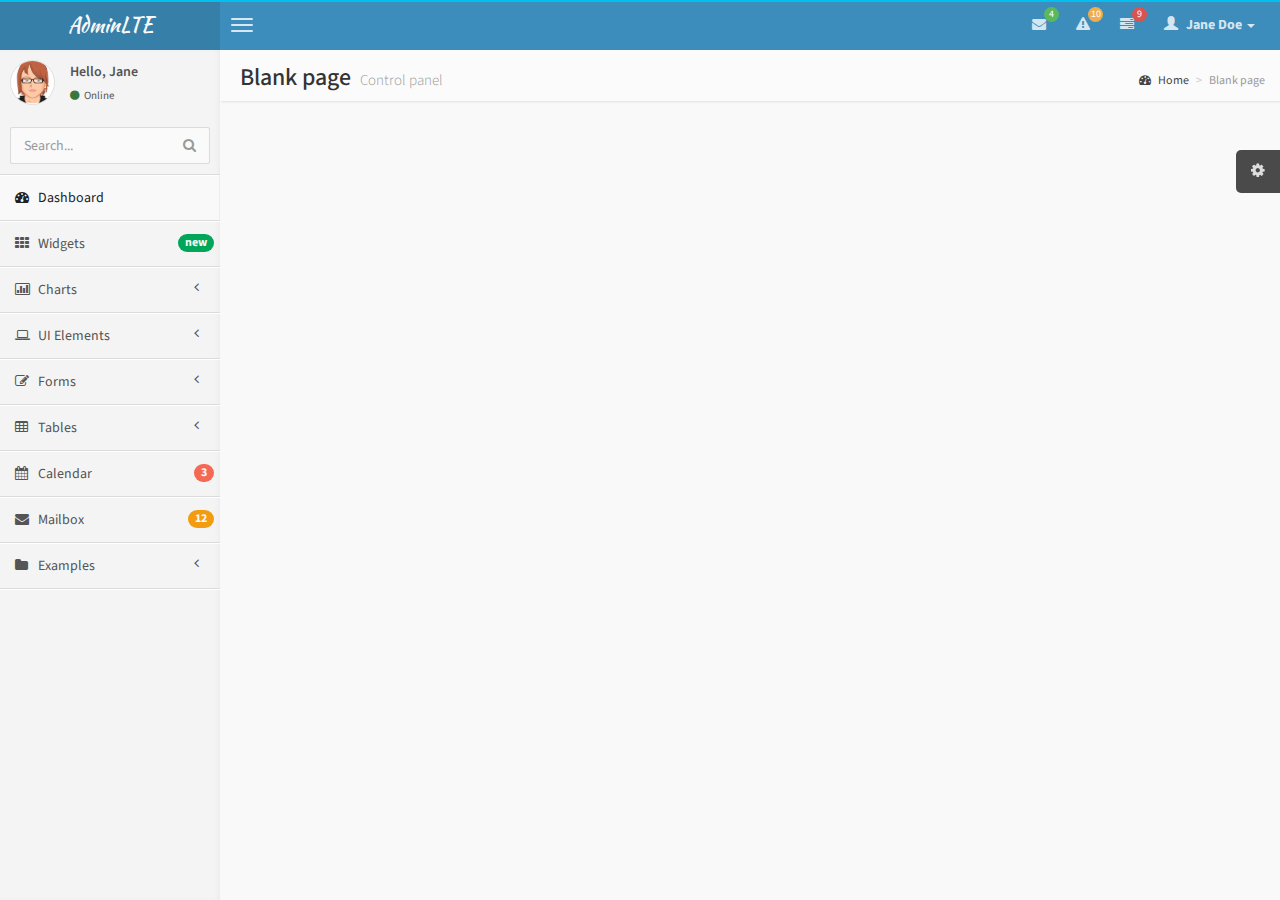
<file: PEB/Admin3/pages/charts/empty.html>
<!DOCTYPE html>
<html>
    <head>
        <meta charset="UTF-8">
        <title>AdminLTE | Dashboard</title>
        <meta content='width=device-width, initial-scale=1, maximum-scale=1, user-scalable=no' name='viewport'>
        <!-- bootstrap 3.0.2 -->
        <link href="../../css/bootstrap.min.css" rel="stylesheet" type="text/css" />
        <!-- font Awesome -->
        <link href="../../css/font-awesome.min.css" rel="stylesheet" type="text/css" />
        <!-- Ionicons -->
        <link href="../../css/ionicons.min.css" rel="stylesheet" type="text/css" />
        <!-- Theme style -->
        <link href="../../css/AdminLTE.css" rel="stylesheet" type="text/css" />

        <!-- HTML5 Shim and Respond.js IE8 support of HTML5 elements and media queries -->
        <!-- WARNING: Respond.js doesn't work if you view the page via file:// -->
        <!--[if lt IE 9]>
          <script src="https://oss.maxcdn.com/libs/html5shiv/3.7.0/html5shiv.js"></script>
          <script src="https://oss.maxcdn.com/libs/respond.js/1.3.0/respond.min.js"></script>
        <![endif]-->
    </head>
    <body class="skin-blue">
        <!-- header logo: style can be found in header.less -->
        <header class="header">
            <a href="../../index.html" class="logo">
                <!-- Add the class icon to your logo image or logo icon to add the margining -->
                AdminLTE
            </a>
            <!-- Header Navbar: style can be found in header.less -->
            <nav class="navbar navbar-static-top" role="navigation">
                <!-- Sidebar toggle button-->
                <a href="#" class="navbar-btn sidebar-toggle" data-toggle="offcanvas" role="button">
                    <span class="sr-only">Toggle navigation</span>
                    <span class="icon-bar"></span>
                    <span class="icon-bar"></span>
                    <span class="icon-bar"></span>
                </a>
                <div class="navbar-right">
                    <ul class="nav navbar-nav">
                        <!-- Messages: style can be found in dropdown.less-->
                        <li class="dropdown messages-menu">
                            <a href="#" class="dropdown-toggle" data-toggle="dropdown">
                                <i class="fa fa-envelope"></i>
                                <span class="label label-success">4</span>
                            </a>
                            <ul class="dropdown-menu">
                                <li class="header">You have 4 messages</li>
                                <li>
                                    <!-- inner menu: contains the actual data -->
                                    <ul class="menu">
                                        <li><!-- start message -->
                                            <a href="#">
                                                <div class="pull-left">
                                                    <img src="../../img/avatar3.png" class="img-circle" alt="User Image"/>
                                                </div>
                                                <h4>
                                                    Support Team
                                                    <small><i class="fa fa-clock-o"></i> 5 mins</small>
                                                </h4>
                                                <p>Why not buy a new awesome theme?</p>
                                            </a>
                                        </li><!-- end message -->
                                        <li>
                                            <a href="#">
                                                <div class="pull-left">
                                                    <img src="../../img/avatar2.png" class="img-circle" alt="user image"/>
                                                </div>
                                                <h4>
                                                    AdminLTE Design Team
                                                    <small><i class="fa fa-clock-o"></i> 2 hours</small>
                                                </h4>
                                                <p>Why not buy a new awesome theme?</p>
                                            </a>
                                        </li>
                                        <li>
                                            <a href="#">
                                                <div class="pull-left">
                                                    <img src="../../img/avatar.png" class="img-circle" alt="user image"/>
                                                </div>
                                                <h4>
                                                    Developers
                                                    <small><i class="fa fa-clock-o"></i> Today</small>
                                                </h4>
                                                <p>Why not buy a new awesome theme?</p>
                                            </a>
                                        </li>
                                        <li>
                                            <a href="#">
                                                <div class="pull-left">
                                                    <img src="../../img/avatar2.png" class="img-circle" alt="user image"/>
                                                </div>
                                                <h4>
                                                    Sales Department
                                                    <small><i class="fa fa-clock-o"></i> Yesterday</small>
                                                </h4>
                                                <p>Why not buy a new awesome theme?</p>
                                            </a>
                                        </li>
                                        <li>
                                            <a href="#">
                                                <div class="pull-left">
                                                    <img src="../../img/avatar.png" class="img-circle" alt="user image"/>
                                                </div>
                                                <h4>
                                                    Reviewers
                                                    <small><i class="fa fa-clock-o"></i> 2 days</small>
                                                </h4>
                                                <p>Why not buy a new awesome theme?</p>
                                            </a>
                                        </li>
                                    </ul>
                                </li>
                                <li class="footer"><a href="#">See All Messages</a></li>
                            </ul>
                        </li>
                        <!-- Notifications: style can be found in dropdown.less -->
                        <li class="dropdown notifications-menu">
                            <a href="#" class="dropdown-toggle" data-toggle="dropdown">
                                <i class="fa fa-warning"></i>
                                <span class="label label-warning">10</span>
                            </a>
                            <ul class="dropdown-menu">
                                <li class="header">You have 10 notifications</li>
                                <li>
                                    <!-- inner menu: contains the actual data -->
                                    <ul class="menu">
                                        <li>
                                            <a href="#">
                                                <i class="ion ion-ios7-people info"></i> 5 new members joined today
                                            </a>
                                        </li>
                                        <li>
                                            <a href="#">
                                                <i class="fa fa-warning danger"></i> Very long description here that may not fit into the page and may cause design problems
                                            </a>
                                        </li>
                                        <li>
                                            <a href="#">
                                                <i class="fa fa-users warning"></i> 5 new members joined
                                            </a>
                                        </li>

                                        <li>
                                            <a href="#">
                                                <i class="ion ion-ios7-cart success"></i> 25 sales made
                                            </a>
                                        </li>
                                        <li>
                                            <a href="#">
                                                <i class="ion ion-ios7-person danger"></i> You changed your username
                                            </a>
                                        </li>
                                    </ul>
                                </li>
                                <li class="footer"><a href="#">View all</a></li>
                            </ul>
                        </li>
                        <!-- Tasks: style can be found in dropdown.less -->
                        <li class="dropdown tasks-menu">
                            <a href="#" class="dropdown-toggle" data-toggle="dropdown">
                                <i class="fa fa-tasks"></i>
                                <span class="label label-danger">9</span>
                            </a>
                            <ul class="dropdown-menu">
                                <li class="header">You have 9 tasks</li>
                                <li>
                                    <!-- inner menu: contains the actual data -->
                                    <ul class="menu">
                                        <li><!-- Task item -->
                                            <a href="#">
                                                <h3>
                                                    Design some buttons
                                                    <small class="pull-right">20%</small>
                                                </h3>
                                                <div class="progress xs">
                                                    <div class="progress-bar progress-bar-aqua" style="width: 20%" role="progressbar" aria-valuenow="20" aria-valuemin="0" aria-valuemax="100">
                                                        <span class="sr-only">20% Complete</span>
                                                    </div>
                                                </div>
                                            </a>
                                        </li><!-- end task item -->
                                        <li><!-- Task item -->
                                            <a href="#">
                                                <h3>
                                                    Create a nice theme
                                                    <small class="pull-right">40%</small>
                                                </h3>
                                                <div class="progress xs">
                                                    <div class="progress-bar progress-bar-green" style="width: 40%" role="progressbar" aria-valuenow="20" aria-valuemin="0" aria-valuemax="100">
                                                        <span class="sr-only">40% Complete</span>
                                                    </div>
                                                </div>
                                            </a>
                                        </li><!-- end task item -->
                                        <li><!-- Task item -->
                                            <a href="#">
                                                <h3>
                                                    Some task I need to do
                                                    <small class="pull-right">60%</small>
                                                </h3>
                                                <div class="progress xs">
                                                    <div class="progress-bar progress-bar-red" style="width: 60%" role="progressbar" aria-valuenow="20" aria-valuemin="0" aria-valuemax="100">
                                                        <span class="sr-only">60% Complete</span>
                                                    </div>
                                                </div>
                                            </a>
                                        </li><!-- end task item -->
                                        <li><!-- Task item -->
                                            <a href="#">
                                                <h3>
                                                    Make beautiful transitions
                                                    <small class="pull-right">80%</small>
                                                </h3>
                                                <div class="progress xs">
                                                    <div class="progress-bar progress-bar-yellow" style="width: 80%" role="progressbar" aria-valuenow="20" aria-valuemin="0" aria-valuemax="100">
                                                        <span class="sr-only">80% Complete</span>
                                                    </div>
                                                </div>
                                            </a>
                                        </li><!-- end task item -->
                                    </ul>
                                </li>
                                <li class="footer">
                                    <a href="#">View all tasks</a>
                                </li>
                            </ul>
                        </li>
                        <!-- User Account: style can be found in dropdown.less -->
                        <li class="dropdown user user-menu">
                            <a href="#" class="dropdown-toggle" data-toggle="dropdown">
                                <i class="glyphicon glyphicon-user"></i>
                                <span>Jane Doe <i class="caret"></i></span>
                            </a>
                            <ul class="dropdown-menu">
                                <!-- User image -->
                                <li class="user-header bg-light-blue">
                                    <img src="../../img/avatar3.png" class="img-circle" alt="User Image" />
                                    <p>
                                        Jane Doe - Web Developer
                                        <small>Member since Nov. 2012</small>
                                    </p>
                                </li>
                                <!-- Menu Body -->
                                <li class="user-body">
                                    <div class="col-xs-4 text-center">
                                        <a href="#">Followers</a>
                                    </div>
                                    <div class="col-xs-4 text-center">
                                        <a href="#">Sales</a>
                                    </div>
                                    <div class="col-xs-4 text-center">
                                        <a href="#">Friends</a>
                                    </div>
                                </li>
                                <!-- Menu Footer-->
                                <li class="user-footer">
                                    <div class="pull-left">
                                        <a href="#" class="btn btn-default btn-flat">Profile</a>
                                    </div>
                                    <div class="pull-right">
                                        <a href="#" class="btn btn-default btn-flat">Sign out</a>
                                    </div>
                                </li>
                            </ul>
                        </li>
                    </ul>
                </div>
            </nav>
        </header>
        <div class="wrapper row-offcanvas row-offcanvas-left">
            <!-- Left side column. contains the logo and sidebar -->
            <aside class="left-side sidebar-offcanvas">
                <!-- sidebar: style can be found in sidebar.less -->
                <section class="sidebar">
                    <!-- Sidebar user panel -->
                    <div class="user-panel">
                        <div class="pull-left image">
                            <img src="../../img/avatar3.png" class="img-circle" alt="User Image" />
                        </div>
                        <div class="pull-left info">
                            <p>Hello, Jane</p>

                            <a href="#"><i class="fa fa-circle text-success"></i> Online</a>
                        </div>
                    </div>
                    <!-- search form -->
                    <form action="#" method="get" class="sidebar-form">
                        <div class="input-group">
                            <input type="text" name="q" class="form-control" placeholder="Search..."/>
                            <span class="input-group-btn">
                                <button type='submit' name='seach' id='search-btn' class="btn btn-flat"><i class="fa fa-search"></i></button>
                            </span>
                        </div>
                    </form>
                    <!-- /.search form -->
                    <!-- sidebar menu: : style can be found in sidebar.less -->
                    <ul class="sidebar-menu">
                        <li class="active">
                            <a href="../../index.html">
                                <i class="fa fa-dashboard"></i> <span>Dashboard</span>
                            </a>
                        </li>
                        <li>
                            <a href="../widgets.html">
                                <i class="fa fa-th"></i> <span>Widgets</span> <small class="badge pull-right bg-green">new</small>
                            </a>
                        </li>
                        <li class="treeview">
                            <a href="#">
                                <i class="fa fa-bar-chart-o"></i>
                                <span>Charts</span>
                                <i class="fa fa-angle-left pull-right"></i>
                            </a>
                            <ul class="treeview-menu">
                                <li><a href="morris.html"><i class="fa fa-angle-double-right"></i> Morris</a></li>
                                <li><a href="flot.html"><i class="fa fa-angle-double-right"></i> Flot</a></li>
                                <li><a href="inline.html"><i class="fa fa-angle-double-right"></i> Inline charts</a></li>
                            </ul>
                        </li>
                        <li class="treeview">
                            <a href="#">
                                <i class="fa fa-laptop"></i>
                                <span>UI Elements</span>
                                <i class="fa fa-angle-left pull-right"></i>
                            </a>
                            <ul class="treeview-menu">
                                <li><a href="../UI/general.html"><i class="fa fa-angle-double-right"></i> General</a></li>
                                <li><a href="../UI/icons.html"><i class="fa fa-angle-double-right"></i> Icons</a></li>
                                <li><a href="../UI/buttons.html"><i class="fa fa-angle-double-right"></i> Buttons</a></li>
                                <li><a href="../UI/sliders.html"><i class="fa fa-angle-double-right"></i> Sliders</a></li>
                                <li><a href="../UI/timeline.html"><i class="fa fa-angle-double-right"></i> Timeline</a></li>
                            </ul>
                        </li>
                        <li class="treeview">
                            <a href="#">
                                <i class="fa fa-edit"></i> <span>Forms</span>
                                <i class="fa fa-angle-left pull-right"></i>
                            </a>
                            <ul class="treeview-menu">
                                <li><a href="../forms/general.html"><i class="fa fa-angle-double-right"></i> General Elements</a></li>
                                <li><a href="../forms/advanced.html"><i class="fa fa-angle-double-right"></i> Advanced Elements</a></li>
                                <li><a href="../forms/editors.html"><i class="fa fa-angle-double-right"></i> Editors</a></li>
                            </ul>
                        </li>
                        <li class="treeview">
                            <a href="#">
                                <i class="fa fa-table"></i> <span>Tables</span>
                                <i class="fa fa-angle-left pull-right"></i>
                            </a>
                            <ul class="treeview-menu">
                                <li><a href="../tables/simple.html"><i class="fa fa-angle-double-right"></i> Simple tables</a></li>
                                <li><a href="../tables/data.html"><i class="fa fa-angle-double-right"></i> Data tables</a></li>
                            </ul>
                        </li>
                        <li>
                            <a href="../calendar.html">
                                <i class="fa fa-calendar"></i> <span>Calendar</span>
                                <small class="badge pull-right bg-red">3</small>
                            </a>
                        </li>
                        <li>
                            <a href="../mailbox.html">
                                <i class="fa fa-envelope"></i> <span>Mailbox</span>
                                <small class="badge pull-right bg-yellow">12</small>
                            </a>
                        </li>
                        <li class="treeview">
                            <a href="#">
                                <i class="fa fa-folder"></i> <span>Examples</span>
                                <i class="fa fa-angle-left pull-right"></i>
                            </a>
                            <ul class="treeview-menu">
                                <li><a href="../examples/invoice.html"><i class="fa fa-angle-double-right"></i> Invoice</a></li>
                                <li><a href="../examples/login.html"><i class="fa fa-angle-double-right"></i> Login</a></li>
                                <li><a href="../examples/register.html"><i class="fa fa-angle-double-right"></i> Register</a></li>
                                <li><a href="../examples/lockscreen.html"><i class="fa fa-angle-double-right"></i> Lockscreen</a></li>
                                <li><a href="../examples/404.html"><i class="fa fa-angle-double-right"></i> 404 Error</a></li>
                                <li><a href="../examples/500.html"><i class="fa fa-angle-double-right"></i> 500 Error</a></li>
                                <li><a href="../examples/blank.html"><i class="fa fa-angle-double-right"></i> Blank Page</a></li>
                            </ul>
                        </li>
                    </ul>
                </section>
                <!-- /.sidebar -->
            </aside>

            <!-- Right side column. Contains the navbar and content of the page -->
            <aside class="right-side">
                <!-- Content Header (Page header) -->
                <section class="content-header">
                    <h1>
                        Blank page
                        <small>Control panel</small>
                    </h1>
                    <ol class="breadcrumb">
                        <li><a href="#"><i class="fa fa-dashboard"></i> Home</a></li>
                        <li class="active">Blank page</li>
                    </ol>
                </section>

                <!-- Main content -->
                <section class="content">


                </section><!-- /.content -->
            </aside><!-- /.right-side -->
        </div><!-- ./wrapper -->


        <!-- jQuery 2.0.2 -->
        <script src="http://ajax.googleapis.com/ajax/libs/jquery/2.0.2/jquery.min.js"></script>
        <!-- Bootstrap -->
        <script src="../../js/bootstrap.min.js" type="text/javascript"></script>
        <!-- AdminLTE App -->
        <script src="../../js/AdminLTE/app.js" type="text/javascript"></script>
        <!-- AdminLTE for demo purposes -->
        <script src="../../js/AdminLTE/demo.js" type="text/javascript"></script>
    </body>
</html>
</file>
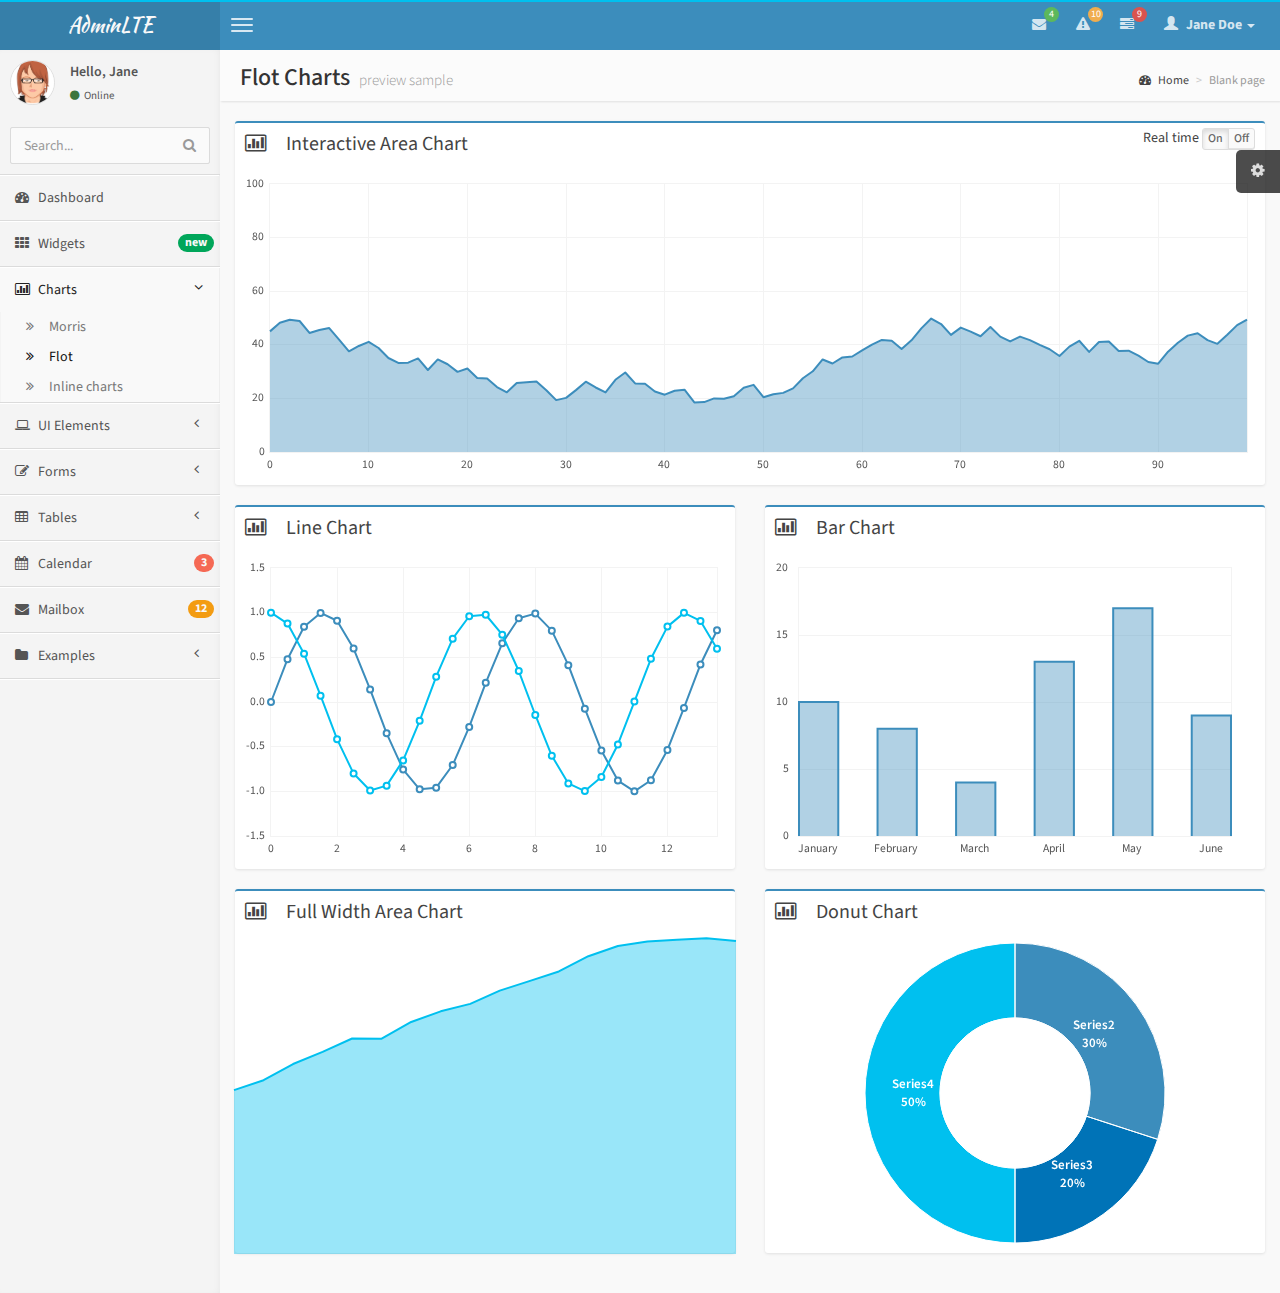
<file: PEB/Admin3/pages/charts/flot.html>
<!DOCTYPE html>
<html>
    <head>
        <meta charset="UTF-8">
        <title>AdminLTE | Flot Charts</title>
        <meta content='width=device-width, initial-scale=1, maximum-scale=1, user-scalable=no' name='viewport'>
        <!-- bootstrap 3.0.2 -->
        <link href="../../css/bootstrap.min.css" rel="stylesheet" type="text/css" />
        <!-- font Awesome -->
        <link href="../../css/font-awesome.min.css" rel="stylesheet" type="text/css" />
        <!-- Ionicons -->
        <link href="../../css/ionicons.min.css" rel="stylesheet" type="text/css" />
        <!-- Theme style -->
        <link href="../../css/AdminLTE.css" rel="stylesheet" type="text/css" />

        <!-- HTML5 Shim and Respond.js IE8 support of HTML5 elements and media queries -->
        <!-- WARNING: Respond.js doesn't work if you view the page via file:// -->
        <!--[if lt IE 9]>
          <script src="https://oss.maxcdn.com/libs/html5shiv/3.7.0/html5shiv.js"></script>
          <script src="https://oss.maxcdn.com/libs/respond.js/1.3.0/respond.min.js"></script>
        <![endif]-->
    </head>
    <body class="skin-blue">
        <!-- header logo: style can be found in header.less -->
        <header class="header">
            <a href="../../index.html" class="logo">
                <!-- Add the class icon to your logo image or logo icon to add the margining -->
                AdminLTE
            </a>
            <!-- Header Navbar: style can be found in header.less -->
            <nav class="navbar navbar-static-top" role="navigation">
                <!-- Sidebar toggle button-->
                <a href="#" class="navbar-btn sidebar-toggle" data-toggle="offcanvas" role="button">
                    <span class="sr-only">Toggle navigation</span>
                    <span class="icon-bar"></span>
                    <span class="icon-bar"></span>
                    <span class="icon-bar"></span>
                </a>
                <div class="navbar-right">
                    <ul class="nav navbar-nav">
                        <!-- Messages: style can be found in dropdown.less-->
                        <li class="dropdown messages-menu">
                            <a href="#" class="dropdown-toggle" data-toggle="dropdown">
                                <i class="fa fa-envelope"></i>
                                <span class="label label-success">4</span>
                            </a>
                            <ul class="dropdown-menu">
                                <li class="header">You have 4 messages</li>
                                <li>
                                    <!-- inner menu: contains the actual data -->
                                    <ul class="menu">
                                        <li><!-- start message -->
                                            <a href="#">
                                                <div class="pull-left">
                                                    <img src="../../img/avatar3.png" class="img-circle" alt="User Image"/>
                                                </div>
                                                <h4>
                                                    Support Team
                                                    <small><i class="fa fa-clock-o"></i> 5 mins</small>
                                                </h4>
                                                <p>Why not buy a new awesome theme?</p>
                                            </a>
                                        </li><!-- end message -->
                                        <li>
                                            <a href="#">
                                                <div class="pull-left">
                                                    <img src="../../img/avatar2.png" class="img-circle" alt="user image"/>
                                                </div>
                                                <h4>
                                                    AdminLTE Design Team
                                                    <small><i class="fa fa-clock-o"></i> 2 hours</small>
                                                </h4>
                                                <p>Why not buy a new awesome theme?</p>
                                            </a>
                                        </li>
                                        <li>
                                            <a href="#">
                                                <div class="pull-left">
                                                    <img src="../../img/avatar.png" class="img-circle" alt="user image"/>
                                                </div>
                                                <h4>
                                                    Developers
                                                    <small><i class="fa fa-clock-o"></i> Today</small>
                                                </h4>
                                                <p>Why not buy a new awesome theme?</p>
                                            </a>
                                        </li>
                                        <li>
                                            <a href="#">
                                                <div class="pull-left">
                                                    <img src="../../img/avatar2.png" class="img-circle" alt="user image"/>
                                                </div>
                                                <h4>
                                                    Sales Department
                                                    <small><i class="fa fa-clock-o"></i> Yesterday</small>
                                                </h4>
                                                <p>Why not buy a new awesome theme?</p>
                                            </a>
                                        </li>
                                        <li>
                                            <a href="#">
                                                <div class="pull-left">
                                                    <img src="../../img/avatar.png" class="img-circle" alt="user image"/>
                                                </div>
                                                <h4>
                                                    Reviewers
                                                    <small><i class="fa fa-clock-o"></i> 2 days</small>
                                                </h4>
                                                <p>Why not buy a new awesome theme?</p>
                                            </a>
                                        </li>
                                    </ul>
                                </li>
                                <li class="footer"><a href="#">See All Messages</a></li>
                            </ul>
                        </li>
                        <!-- Notifications: style can be found in dropdown.less -->
                        <li class="dropdown notifications-menu">
                            <a href="#" class="dropdown-toggle" data-toggle="dropdown">
                                <i class="fa fa-warning"></i>
                                <span class="label label-warning">10</span>
                            </a>
                            <ul class="dropdown-menu">
                                <li class="header">You have 10 notifications</li>
                                <li>
                                    <!-- inner menu: contains the actual data -->
                                    <ul class="menu">
                                        <li>
                                            <a href="#">
                                                <i class="ion ion-ios7-people info"></i> 5 new members joined today
                                            </a>
                                        </li>
                                        <li>
                                            <a href="#">
                                                <i class="fa fa-warning danger"></i> Very long description here that may not fit into the page and may cause design problems
                                            </a>
                                        </li>
                                        <li>
                                            <a href="#">
                                                <i class="fa fa-users warning"></i> 5 new members joined
                                            </a>
                                        </li>

                                        <li>
                                            <a href="#">
                                                <i class="ion ion-ios7-cart success"></i> 25 sales made
                                            </a>
                                        </li>
                                        <li>
                                            <a href="#">
                                                <i class="ion ion-ios7-person danger"></i> You changed your username
                                            </a>
                                        </li>
                                    </ul>
                                </li>
                                <li class="footer"><a href="#">View all</a></li>
                            </ul>
                        </li>
                        <!-- Tasks: style can be found in dropdown.less -->
                        <li class="dropdown tasks-menu">
                            <a href="#" class="dropdown-toggle" data-toggle="dropdown">
                                <i class="fa fa-tasks"></i>
                                <span class="label label-danger">9</span>
                            </a>
                            <ul class="dropdown-menu">
                                <li class="header">You have 9 tasks</li>
                                <li>
                                    <!-- inner menu: contains the actual data -->
                                    <ul class="menu">
                                        <li><!-- Task item -->
                                            <a href="#">
                                                <h3>
                                                    Design some buttons
                                                    <small class="pull-right">20%</small>
                                                </h3>
                                                <div class="progress xs">
                                                    <div class="progress-bar progress-bar-aqua" style="width: 20%" role="progressbar" aria-valuenow="20" aria-valuemin="0" aria-valuemax="100">
                                                        <span class="sr-only">20% Complete</span>
                                                    </div>
                                                </div>
                                            </a>
                                        </li><!-- end task item -->
                                        <li><!-- Task item -->
                                            <a href="#">
                                                <h3>
                                                    Create a nice theme
                                                    <small class="pull-right">40%</small>
                                                </h3>
                                                <div class="progress xs">
                                                    <div class="progress-bar progress-bar-green" style="width: 40%" role="progressbar" aria-valuenow="20" aria-valuemin="0" aria-valuemax="100">
                                                        <span class="sr-only">40% Complete</span>
                                                    </div>
                                                </div>
                                            </a>
                                        </li><!-- end task item -->
                                        <li><!-- Task item -->
                                            <a href="#">
                                                <h3>
                                                    Some task I need to do
                                                    <small class="pull-right">60%</small>
                                                </h3>
                                                <div class="progress xs">
                                                    <div class="progress-bar progress-bar-red" style="width: 60%" role="progressbar" aria-valuenow="20" aria-valuemin="0" aria-valuemax="100">
                                                        <span class="sr-only">60% Complete</span>
                                                    </div>
                                                </div>
                                            </a>
                                        </li><!-- end task item -->
                                        <li><!-- Task item -->
                                            <a href="#">
                                                <h3>
                                                    Make beautiful transitions
                                                    <small class="pull-right">80%</small>
                                                </h3>
                                                <div class="progress xs">
                                                    <div class="progress-bar progress-bar-yellow" style="width: 80%" role="progressbar" aria-valuenow="20" aria-valuemin="0" aria-valuemax="100">
                                                        <span class="sr-only">80% Complete</span>
                                                    </div>
                                                </div>
                                            </a>
                                        </li><!-- end task item -->
                                    </ul>
                                </li>
                                <li class="footer">
                                    <a href="#">View all tasks</a>
                                </li>
                            </ul>
                        </li>
                        <!-- User Account: style can be found in dropdown.less -->
                        <li class="dropdown user user-menu">
                            <a href="#" class="dropdown-toggle" data-toggle="dropdown">
                                <i class="glyphicon glyphicon-user"></i>
                                <span>Jane Doe <i class="caret"></i></span>
                            </a>
                            <ul class="dropdown-menu">
                                <!-- User image -->
                                <li class="user-header bg-light-blue">
                                    <img src="../../img/avatar3.png" class="img-circle" alt="User Image" />
                                    <p>
                                        Jane Doe - Web Developer
                                        <small>Member since Nov. 2012</small>
                                    </p>
                                </li>
                                <!-- Menu Body -->
                                <li class="user-body">
                                    <div class="col-xs-4 text-center">
                                        <a href="#">Followers</a>
                                    </div>
                                    <div class="col-xs-4 text-center">
                                        <a href="#">Sales</a>
                                    </div>
                                    <div class="col-xs-4 text-center">
                                        <a href="#">Friends</a>
                                    </div>
                                </li>
                                <!-- Menu Footer-->
                                <li class="user-footer">
                                    <div class="pull-left">
                                        <a href="#" class="btn btn-default btn-flat">Profile</a>
                                    </div>
                                    <div class="pull-right">
                                        <a href="#" class="btn btn-default btn-flat">Sign out</a>
                                    </div>
                                </li>
                            </ul>
                        </li>
                    </ul>
                </div>
            </nav>
        </header>
        <div class="wrapper row-offcanvas row-offcanvas-left">
            <!-- Left side column. contains the logo and sidebar -->
            <aside class="left-side sidebar-offcanvas">
                <!-- sidebar: style can be found in sidebar.less -->
                <section class="sidebar">
                    <!-- Sidebar user panel -->
                    <div class="user-panel">
                        <div class="pull-left image">
                            <img src="../../img/avatar3.png" class="img-circle" alt="User Image" />
                        </div>
                        <div class="pull-left info">
                            <p>Hello, Jane</p>

                            <a href="#"><i class="fa fa-circle text-success"></i> Online</a>
                        </div>
                    </div>
                    <!-- search form -->
                    <form action="#" method="get" class="sidebar-form">
                        <div class="input-group">
                            <input type="text" name="q" class="form-control" placeholder="Search..."/>
                            <span class="input-group-btn">
                                <button type='submit' name='seach' id='search-btn' class="btn btn-flat"><i class="fa fa-search"></i></button>
                            </span>
                        </div>
                    </form>
                    <!-- /.search form -->
                    <!-- sidebar menu: : style can be found in sidebar.less -->
                    <ul class="sidebar-menu">
                        <li>
                            <a href="../../index.html">
                                <i class="fa fa-dashboard"></i> <span>Dashboard</span>
                            </a>
                        </li>
                        <li>
                            <a href="../widgets.html">
                                <i class="fa fa-th"></i> <span>Widgets</span> <small class="badge pull-right bg-green">new</small>
                            </a>
                        </li>
                        <li class="treeview active">
                            <a href="#">
                                <i class="fa fa-bar-chart-o"></i>
                                <span>Charts</span>
                                <i class="fa fa-angle-left pull-right"></i>
                            </a>
                            <ul class="treeview-menu">
                                <li><a href="morris.html"><i class="fa fa-angle-double-right"></i> Morris</a></li>
                                <li class="active"><a href="flot.html"><i class="fa fa-angle-double-right"></i> Flot</a></li>
                                <li><a href="inline.html"><i class="fa fa-angle-double-right"></i> Inline charts</a></li>
                            </ul>
                        </li>
                        <li class="treeview">
                            <a href="#">
                                <i class="fa fa-laptop"></i>
                                <span>UI Elements</span>
                                <i class="fa fa-angle-left pull-right"></i>
                            </a>
                            <ul class="treeview-menu">
                                <li><a href="../UI/general.html"><i class="fa fa-angle-double-right"></i> General</a></li>
                                <li><a href="../UI/icons.html"><i class="fa fa-angle-double-right"></i> Icons</a></li>
                                <li><a href="../UI/buttons.html"><i class="fa fa-angle-double-right"></i> Buttons</a></li>
                                <li><a href="../UI/sliders.html"><i class="fa fa-angle-double-right"></i> Sliders</a></li>
                                <li><a href="../UI/timeline.html"><i class="fa fa-angle-double-right"></i> Timeline</a></li>
                            </ul>
                        </li>
                        <li class="treeview">
                            <a href="#">
                                <i class="fa fa-edit"></i> <span>Forms</span>
                                <i class="fa fa-angle-left pull-right"></i>
                            </a>
                            <ul class="treeview-menu">
                                <li><a href="../forms/general.html"><i class="fa fa-angle-double-right"></i> General Elements</a></li>
                                <li><a href="../forms/advanced.html"><i class="fa fa-angle-double-right"></i> Advanced Elements</a></li>
                                <li><a href="../forms/editors.html"><i class="fa fa-angle-double-right"></i> Editors</a></li>
                            </ul>
                        </li>
                        <li class="treeview">
                            <a href="#">
                                <i class="fa fa-table"></i> <span>Tables</span>
                                <i class="fa fa-angle-left pull-right"></i>
                            </a>
                            <ul class="treeview-menu">
                                <li><a href="../tables/simple.html"><i class="fa fa-angle-double-right"></i> Simple tables</a></li>
                                <li><a href="../tables/data.html"><i class="fa fa-angle-double-right"></i> Data tables</a></li>
                            </ul>
                        </li>
                        <li>
                            <a href="../calendar.html">
                                <i class="fa fa-calendar"></i> <span>Calendar</span>
                                <small class="badge pull-right bg-red">3</small>
                            </a>
                        </li>
                        <li>
                            <a href="../mailbox.html">
                                <i class="fa fa-envelope"></i> <span>Mailbox</span>
                                <small class="badge pull-right bg-yellow">12</small>
                            </a>
                        </li>
                        <li class="treeview">
                            <a href="#">
                                <i class="fa fa-folder"></i> <span>Examples</span>
                                <i class="fa fa-angle-left pull-right"></i>
                            </a>
                            <ul class="treeview-menu">
                                <li><a href="../examples/invoice.html"><i class="fa fa-angle-double-right"></i> Invoice</a></li>
                                <li><a href="../examples/login.html"><i class="fa fa-angle-double-right"></i> Login</a></li>
                                <li><a href="../examples/register.html"><i class="fa fa-angle-double-right"></i> Register</a></li>
                                <li><a href="../examples/lockscreen.html"><i class="fa fa-angle-double-right"></i> Lockscreen</a></li>
                                <li><a href="../examples/404.html"><i class="fa fa-angle-double-right"></i> 404 Error</a></li>
                                <li><a href="../examples/500.html"><i class="fa fa-angle-double-right"></i> 500 Error</a></li>
                                <li><a href="../examples/blank.html"><i class="fa fa-angle-double-right"></i> Blank Page</a></li>
                            </ul>
                        </li>
                    </ul>
                </section>
                <!-- /.sidebar -->
            </aside>

            <!-- Right side column. Contains the navbar and content of the page -->
            <aside class="right-side">
                <!-- Content Header (Page header) -->
                <section class="content-header">
                    <h1>
                        Flot Charts
                        <small>preview sample</small>
                    </h1>
                    <ol class="breadcrumb">
                        <li><a href="#"><i class="fa fa-dashboard"></i> Home</a></li>
                        <li class="active">Blank page</li>
                    </ol>
                </section>

                <!-- Main content -->
                <section class="content">
                    <div class="row">
                        <div class="col-xs-12">
                            <!-- interactive chart -->
                            <div class="box box-primary">
                                <div class="box-header">
                                    <i class="fa fa-bar-chart-o"></i>
                                    <h3 class="box-title">Interactive Area Chart</h3>
                                    <div class="box-tools pull-right">
                                        Real time
                                        <div class="btn-group" id="realtime" data-toggle="btn-toggle">
                                            <button type="button" class="btn btn-default btn-xs active" data-toggle="on">On</button>
                                            <button type="button" class="btn btn-default btn-xs" data-toggle="off">Off</button>
                                        </div>
                                    </div>
                                </div>
                                <div class="box-body">
                                    <div id="interactive" style="height: 300px;"></div>
                                </div><!-- /.box-body-->
                            </div><!-- /.box -->

                        </div><!-- /.col -->
                    </div><!-- /.row -->

                    <div class="row">
                        <div class="col-md-6">
                            <!-- Line chart -->
                            <div class="box box-primary">
                                <div class="box-header">
                                    <i class="fa fa-bar-chart-o"></i>
                                    <h3 class="box-title">Line Chart</h3>
                                </div>
                                <div class="box-body">
                                    <div id="line-chart" style="height: 300px;"></div>
                                </div><!-- /.box-body-->
                            </div><!-- /.box -->

                            <!-- Area chart -->
                            <div class="box box-primary">
                                <div class="box-header">
                                    <i class="fa fa-bar-chart-o"></i>
                                    <h3 class="box-title">Full Width Area Chart</h3>
                                </div>
                                <div class="box-body">
                                    <div id="area-chart" style="height: 338px;" class="full-width-chart"></div>
                                </div><!-- /.box-body-->
                            </div><!-- /.box -->

                        </div><!-- /.col -->

                        <div class="col-md-6">
                            <!-- Bar chart -->
                            <div class="box box-primary">
                                <div class="box-header">
                                    <i class="fa fa-bar-chart-o"></i>
                                    <h3 class="box-title">Bar Chart</h3>
                                </div>
                                <div class="box-body">
                                    <div id="bar-chart" style="height: 300px;"></div>
                                </div><!-- /.box-body-->
                            </div><!-- /.box -->

                            <!-- Donut chart -->
                            <div class="box box-primary">
                                <div class="box-header">
                                    <i class="fa fa-bar-chart-o"></i>
                                    <h3 class="box-title">Donut Chart</h3>
                                </div>
                                <div class="box-body">
                                    <div id="donut-chart" style="height: 300px;"></div>
                                </div><!-- /.box-body-->
                            </div><!-- /.box -->
                        </div><!-- /.col -->
                    </div><!-- /.row -->
                </section><!-- /.content -->

            </aside><!-- /.right-side -->
        </div><!-- ./wrapper -->


        <!-- jQuery 2.0.2 -->
        <script src="http://ajax.googleapis.com/ajax/libs/jquery/2.0.2/jquery.min.js"></script>
        <!-- Bootstrap -->
        <script src="../../js/bootstrap.min.js" type="text/javascript"></script>
        <!-- AdminLTE App -->
        <script src="../../js/AdminLTE/app.js" type="text/javascript"></script>
        <!-- AdminLTE for demo purposes -->
        <script src="../../js/AdminLTE/demo.js" type="text/javascript"></script>
        <!-- FLOT CHARTS -->
        <script src="../../js/plugins/flot/jquery.flot.min.js" type="text/javascript"></script>
        <!-- FLOT RESIZE PLUGIN - allows the chart to redraw when the window is resized -->
        <script src="../../js/plugins/flot/jquery.flot.resize.min.js" type="text/javascript"></script>
        <!-- FLOT PIE PLUGIN - also used to draw donut charts -->
        <script src="../../js/plugins/flot/jquery.flot.pie.min.js" type="text/javascript"></script>
        <!-- FLOT CATEGORIES PLUGIN - Used to draw bar charts -->
        <script src="../../js/plugins/flot/jquery.flot.categories.min.js" type="text/javascript"></script>

        <!-- Page script -->
        <script type="text/javascript">

            $(function() {

                /*
                 * Flot Interactive Chart
                 * -----------------------
                 */
                // We use an inline data source in the example, usually data would
                // be fetched from a server
                var data = [], totalPoints = 100;
                function getRandomData() {

                    if (data.length > 0)
                        data = data.slice(1);

                    // Do a random walk
                    while (data.length < totalPoints) {

                        var prev = data.length > 0 ? data[data.length - 1] : 50,
                                y = prev + Math.random() * 10 - 5;

                        if (y < 0) {
                            y = 0;
                        } else if (y > 100) {
                            y = 100;
                        }

                        data.push(y);
                    }

                    // Zip the generated y values with the x values
                    var res = [];
                    for (var i = 0; i < data.length; ++i) {
                        res.push([i, data[i]]);
                    }

                    return res;
                }

                var interactive_plot = $.plot("#interactive", [getRandomData()], {
                    grid: {
                        borderColor: "#f3f3f3",
                        borderWidth: 1,
                        tickColor: "#f3f3f3"
                    },
                    series: {
                        shadowSize: 0, // Drawing is faster without shadows
                        color: "#3c8dbc"
                    },
                    lines: {
                        fill: true, //Converts the line chart to area chart
                        color: "#3c8dbc"
                    },
                    yaxis: {
                        min: 0,
                        max: 100,
                        show: true
                    },
                    xaxis: {
                        show: true
                    }
                });

                var updateInterval = 500; //Fetch data ever x milliseconds
                var realtime = "on"; //If == to on then fetch data every x seconds. else stop fetching
                function update() {

                    interactive_plot.setData([getRandomData()]);

                    // Since the axes don't change, we don't need to call plot.setupGrid()
                    interactive_plot.draw();
                    if (realtime === "on")
                        setTimeout(update, updateInterval);
                }

                //INITIALIZE REALTIME DATA FETCHING
                if (realtime === "on") {
                    update();
                }
                //REALTIME TOGGLE
                $("#realtime .btn").click(function() {
                    if ($(this).data("toggle") === "on") {
                        realtime = "on";
                    }
                    else {
                        realtime = "off";
                    }
                    update();
                });
                /*
                 * END INTERACTIVE CHART
                 */


                /*
                 * LINE CHART
                 * ----------
                 */
                //LINE randomly generated data

                var sin = [], cos = [];
                for (var i = 0; i < 14; i += 0.5) {
                    sin.push([i, Math.sin(i)]);
                    cos.push([i, Math.cos(i)]);
                }
                var line_data1 = {
                    data: sin,
                    color: "#3c8dbc"
                };
                var line_data2 = {
                    data: cos,
                    color: "#00c0ef"
                };
                $.plot("#line-chart", [line_data1, line_data2], {
                    grid: {
                        hoverable: true,
                        borderColor: "#f3f3f3",
                        borderWidth: 1,
                        tickColor: "#f3f3f3"
                    },
                    series: {
                        shadowSize: 0,
                        lines: {
                            show: true
                        },
                        points: {
                            show: true
                        }
                    },
                    lines: {
                        fill: false,
                        color: ["#3c8dbc", "#f56954"]
                    },
                    yaxis: {
                        show: true,
                    },
                    xaxis: {
                        show: true
                    }
                });
                //Initialize tooltip on hover
                $("<div class='tooltip-inner' id='line-chart-tooltip'></div>").css({
                    position: "absolute",
                    display: "none",
                    opacity: 0.8
                }).appendTo("body");
                $("#line-chart").bind("plothover", function(event, pos, item) {

                    if (item) {
                        var x = item.datapoint[0].toFixed(2),
                                y = item.datapoint[1].toFixed(2);

                        $("#line-chart-tooltip").html(item.series.label + " of " + x + " = " + y)
                                .css({top: item.pageY + 5, left: item.pageX + 5})
                                .fadeIn(200);
                    } else {
                        $("#line-chart-tooltip").hide();
                    }

                });
                /* END LINE CHART */

                /*
                 * FULL WIDTH STATIC AREA CHART
                 * -----------------
                 */
                var areaData = [[2, 88.0], [3, 93.3], [4, 102.0], [5, 108.5], [6, 115.7], [7, 115.6],
                    [8, 124.6], [9, 130.3], [10, 134.3], [11, 141.4], [12, 146.5], [13, 151.7], [14, 159.9],
                    [15, 165.4], [16, 167.8], [17, 168.7], [18, 169.5], [19, 168.0]];
                $.plot("#area-chart", [areaData], {
                    grid: {
                        borderWidth: 0
                    },
                    series: {
                        shadowSize: 0, // Drawing is faster without shadows
                        color: "#00c0ef"
                    },
                    lines: {
                        fill: true //Converts the line chart to area chart
                    },
                    yaxis: {
                        show: false
                    },
                    xaxis: {
                        show: false
                    }
                });

                /* END AREA CHART */

                /*
                 * BAR CHART
                 * ---------
                 */

                var bar_data = {
                    data: [["January", 10], ["February", 8], ["March", 4], ["April", 13], ["May", 17], ["June", 9]],
                    color: "#3c8dbc"
                };
                $.plot("#bar-chart", [bar_data], {
                    grid: {
                        borderWidth: 1,
                        borderColor: "#f3f3f3",
                        tickColor: "#f3f3f3"
                    },
                    series: {
                        bars: {
                            show: true,
                            barWidth: 0.5,
                            align: "center"
                        }
                    },
                    xaxis: {
                        mode: "categories",
                        tickLength: 0
                    }
                });
                /* END BAR CHART */

                /*
                 * DONUT CHART
                 * -----------
                 */

                var donutData = [
                    {label: "Series2", data: 30, color: "#3c8dbc"},
                    {label: "Series3", data: 20, color: "#0073b7"},
                    {label: "Series4", data: 50, color: "#00c0ef"}
                ];
                $.plot("#donut-chart", donutData, {
                    series: {
                        pie: {
                            show: true,
                            radius: 1,
                            innerRadius: 0.5,
                            label: {
                                show: true,
                                radius: 2 / 3,
                                formatter: labelFormatter,
                                threshold: 0.1
                            }

                        }
                    },
                    legend: {
                        show: false
                    }
                });
                /*
                 * END DONUT CHART
                 */

            });

            /*
             * Custom Label formatter
             * ----------------------
             */
            function labelFormatter(label, series) {
                return "<div style='font-size:13px; text-align:center; padding:2px; color: #fff; font-weight: 600;'>"
                        + label
                        + "<br/>"
                        + Math.round(series.percent) + "%</div>";
            }
        </script>
    </body>
</html>
</file>
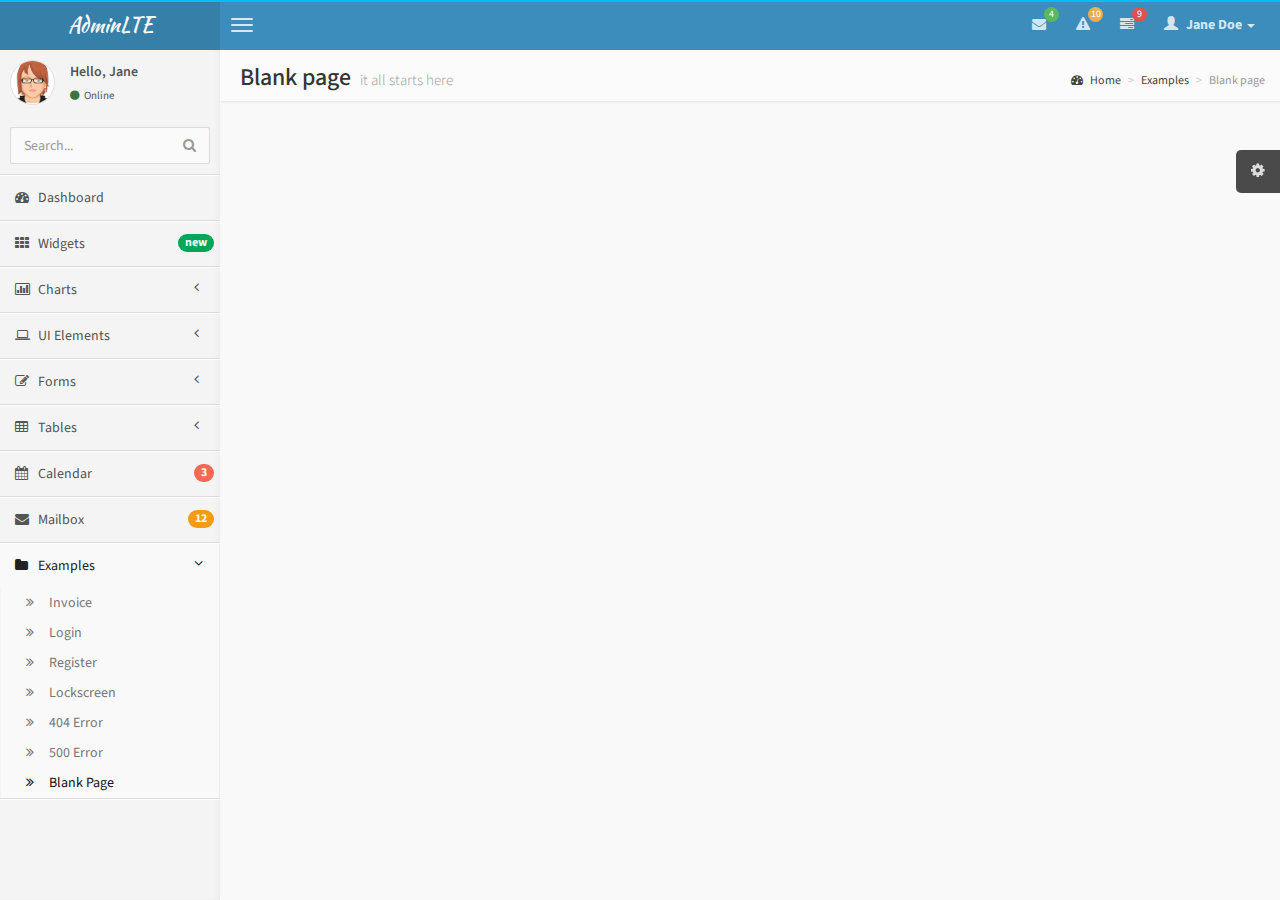
<file: PEB/Admin3/pages/examples/blank.html>
<!DOCTYPE html>
<html>
    <head>
        <meta charset="UTF-8">
        <title>AdminLTE | Dashboard</title>
        <meta content='width=device-width, initial-scale=1, maximum-scale=1, user-scalable=no' name='viewport'>
        <!-- bootstrap 3.0.2 -->
        <link href="../../css/bootstrap.min.css" rel="stylesheet" type="text/css" />
        <!-- font Awesome -->
        <link href="../../css/font-awesome.min.css" rel="stylesheet" type="text/css" />
        <!-- Ionicons -->
        <link href="../../css/ionicons.min.css" rel="stylesheet" type="text/css" />
        <!-- Theme style -->
        <link href="../../css/AdminLTE.css" rel="stylesheet" type="text/css" />

        <!-- HTML5 Shim and Respond.js IE8 support of HTML5 elements and media queries -->
        <!-- WARNING: Respond.js doesn't work if you view the page via file:// -->
        <!--[if lt IE 9]>
          <script src="https://oss.maxcdn.com/libs/html5shiv/3.7.0/html5shiv.js"></script>
          <script src="https://oss.maxcdn.com/libs/respond.js/1.3.0/respond.min.js"></script>
        <![endif]-->
    </head>
    <body class="skin-blue">
        <!-- header logo: style can be found in header.less -->
        <header class="header">
            <a href="../../index.html" class="logo">
                <!-- Add the class icon to your logo image or logo icon to add the margining -->
                AdminLTE
            </a>
            <!-- Header Navbar: style can be found in header.less -->
            <nav class="navbar navbar-static-top" role="navigation">
                <!-- Sidebar toggle button-->
                <a href="#" class="navbar-btn sidebar-toggle" data-toggle="offcanvas" role="button">
                    <span class="sr-only">Toggle navigation</span>
                    <span class="icon-bar"></span>
                    <span class="icon-bar"></span>
                    <span class="icon-bar"></span>
                </a>
                <div class="navbar-right">
                    <ul class="nav navbar-nav">
                        <!-- Messages: style can be found in dropdown.less-->
                        <li class="dropdown messages-menu">
                            <a href="#" class="dropdown-toggle" data-toggle="dropdown">
                                <i class="fa fa-envelope"></i>
                                <span class="label label-success">4</span>
                            </a>
                            <ul class="dropdown-menu">
                                <li class="header">You have 4 messages</li>
                                <li>
                                    <!-- inner menu: contains the actual data -->
                                    <ul class="menu">
                                        <li><!-- start message -->
                                            <a href="#">
                                                <div class="pull-left">
                                                    <img src="../../img/avatar3.png" class="img-circle" alt="User Image"/>
                                                </div>
                                                <h4>
                                                    Support Team
                                                    <small><i class="fa fa-clock-o"></i> 5 mins</small>
                                                </h4>
                                                <p>Why not buy a new awesome theme?</p>
                                            </a>
                                        </li><!-- end message -->
                                        <li>
                                            <a href="#">
                                                <div class="pull-left">
                                                    <img src="../../img/avatar2.png" class="img-circle" alt="user image"/>
                                                </div>
                                                <h4>
                                                    AdminLTE Design Team
                                                    <small><i class="fa fa-clock-o"></i> 2 hours</small>
                                                </h4>
                                                <p>Why not buy a new awesome theme?</p>
                                            </a>
                                        </li>
                                        <li>
                                            <a href="#">
                                                <div class="pull-left">
                                                    <img src="../../img/avatar.png" class="img-circle" alt="user image"/>
                                                </div>
                                                <h4>
                                                    Developers
                                                    <small><i class="fa fa-clock-o"></i> Today</small>
                                                </h4>
                                                <p>Why not buy a new awesome theme?</p>
                                            </a>
                                        </li>
                                        <li>
                                            <a href="#">
                                                <div class="pull-left">
                                                    <img src="../../img/avatar2.png" class="img-circle" alt="user image"/>
                                                </div>
                                                <h4>
                                                    Sales Department
                                                    <small><i class="fa fa-clock-o"></i> Yesterday</small>
                                                </h4>
                                                <p>Why not buy a new awesome theme?</p>
                                            </a>
                                        </li>
                                        <li>
                                            <a href="#">
                                                <div class="pull-left">
                                                    <img src="../../img/avatar.png" class="img-circle" alt="user image"/>
                                                </div>
                                                <h4>
                                                    Reviewers
                                                    <small><i class="fa fa-clock-o"></i> 2 days</small>
                                                </h4>
                                                <p>Why not buy a new awesome theme?</p>
                                            </a>
                                        </li>
                                    </ul>
                                </li>
                                <li class="footer"><a href="#">See All Messages</a></li>
                            </ul>
                        </li>
                        <!-- Notifications: style can be found in dropdown.less -->
                        <li class="dropdown notifications-menu">
                            <a href="#" class="dropdown-toggle" data-toggle="dropdown">
                                <i class="fa fa-warning"></i>
                                <span class="label label-warning">10</span>
                            </a>
                            <ul class="dropdown-menu">
                                <li class="header">You have 10 notifications</li>
                                <li>
                                    <!-- inner menu: contains the actual data -->
                                    <ul class="menu">
                                        <li>
                                            <a href="#">
                                                <i class="ion ion-ios7-people info"></i> 5 new members joined today
                                            </a>
                                        </li>
                                        <li>
                                            <a href="#">
                                                <i class="fa fa-warning danger"></i> Very long description here that may not fit into the page and may cause design problems
                                            </a>
                                        </li>
                                        <li>
                                            <a href="#">
                                                <i class="fa fa-users warning"></i> 5 new members joined
                                            </a>
                                        </li>

                                        <li>
                                            <a href="#">
                                                <i class="ion ion-ios7-cart success"></i> 25 sales made
                                            </a>
                                        </li>
                                        <li>
                                            <a href="#">
                                                <i class="ion ion-ios7-person danger"></i> You changed your username
                                            </a>
                                        </li>
                                    </ul>
                                </li>
                                <li class="footer"><a href="#">View all</a></li>
                            </ul>
                        </li>
                        <!-- Tasks: style can be found in dropdown.less -->
                        <li class="dropdown tasks-menu">
                            <a href="#" class="dropdown-toggle" data-toggle="dropdown">
                                <i class="fa fa-tasks"></i>
                                <span class="label label-danger">9</span>
                            </a>
                            <ul class="dropdown-menu">
                                <li class="header">You have 9 tasks</li>
                                <li>
                                    <!-- inner menu: contains the actual data -->
                                    <ul class="menu">
                                        <li><!-- Task item -->
                                            <a href="#">
                                                <h3>
                                                    Design some buttons
                                                    <small class="pull-right">20%</small>
                                                </h3>
                                                <div class="progress xs">
                                                    <div class="progress-bar progress-bar-aqua" style="width: 20%" role="progressbar" aria-valuenow="20" aria-valuemin="0" aria-valuemax="100">
                                                        <span class="sr-only">20% Complete</span>
                                                    </div>
                                                </div>
                                            </a>
                                        </li><!-- end task item -->
                                        <li><!-- Task item -->
                                            <a href="#">
                                                <h3>
                                                    Create a nice theme
                                                    <small class="pull-right">40%</small>
                                                </h3>
                                                <div class="progress xs">
                                                    <div class="progress-bar progress-bar-green" style="width: 40%" role="progressbar" aria-valuenow="20" aria-valuemin="0" aria-valuemax="100">
                                                        <span class="sr-only">40% Complete</span>
                                                    </div>
                                                </div>
                                            </a>
                                        </li><!-- end task item -->
                                        <li><!-- Task item -->
                                            <a href="#">
                                                <h3>
                                                    Some task I need to do
                                                    <small class="pull-right">60%</small>
                                                </h3>
                                                <div class="progress xs">
                                                    <div class="progress-bar progress-bar-red" style="width: 60%" role="progressbar" aria-valuenow="20" aria-valuemin="0" aria-valuemax="100">
                                                        <span class="sr-only">60% Complete</span>
                                                    </div>
                                                </div>
                                            </a>
                                        </li><!-- end task item -->
                                        <li><!-- Task item -->
                                            <a href="#">
                                                <h3>
                                                    Make beautiful transitions
                                                    <small class="pull-right">80%</small>
                                                </h3>
                                                <div class="progress xs">
                                                    <div class="progress-bar progress-bar-yellow" style="width: 80%" role="progressbar" aria-valuenow="20" aria-valuemin="0" aria-valuemax="100">
                                                        <span class="sr-only">80% Complete</span>
                                                    </div>
                                                </div>
                                            </a>
                                        </li><!-- end task item -->
                                    </ul>
                                </li>
                                <li class="footer">
                                    <a href="#">View all tasks</a>
                                </li>
                            </ul>
                        </li>
                        <!-- User Account: style can be found in dropdown.less -->
                        <li class="dropdown user user-menu">
                            <a href="#" class="dropdown-toggle" data-toggle="dropdown">
                                <i class="glyphicon glyphicon-user"></i>
                                <span>Jane Doe <i class="caret"></i></span>
                            </a>
                            <ul class="dropdown-menu">
                                <!-- User image -->
                                <li class="user-header bg-light-blue">
                                    <img src="../../img/avatar3.png" class="img-circle" alt="User Image" />
                                    <p>
                                        Jane Doe - Web Developer
                                        <small>Member since Nov. 2012</small>
                                    </p>
                                </li>
                                <!-- Menu Body -->
                                <li class="user-body">
                                    <div class="col-xs-4 text-center">
                                        <a href="#">Followers</a>
                                    </div>
                                    <div class="col-xs-4 text-center">
                                        <a href="#">Sales</a>
                                    </div>
                                    <div class="col-xs-4 text-center">
                                        <a href="#">Friends</a>
                                    </div>
                                </li>
                                <!-- Menu Footer-->
                                <li class="user-footer">
                                    <div class="pull-left">
                                        <a href="#" class="btn btn-default btn-flat">Profile</a>
                                    </div>
                                    <div class="pull-right">
                                        <a href="#" class="btn btn-default btn-flat">Sign out</a>
                                    </div>
                                </li>
                            </ul>
                        </li>
                    </ul>
                </div>
            </nav>
        </header>
        <div class="wrapper row-offcanvas row-offcanvas-left">
            <!-- Left side column. contains the logo and sidebar -->
            <aside class="left-side sidebar-offcanvas">
                <!-- sidebar: style can be found in sidebar.less -->
                <section class="sidebar">
                    <!-- Sidebar user panel -->
                    <div class="user-panel">
                        <div class="pull-left image">
                            <img src="../../img/avatar3.png" class="img-circle" alt="User Image" />
                        </div>
                        <div class="pull-left info">
                            <p>Hello, Jane</p>

                            <a href="#"><i class="fa fa-circle text-success"></i> Online</a>
                        </div>
                    </div>
                    <!-- search form -->
                    <form action="#" method="get" class="sidebar-form">
                        <div class="input-group">
                            <input type="text" name="q" class="form-control" placeholder="Search..."/>
                            <span class="input-group-btn">
                                <button type='submit' name='seach' id='search-btn' class="btn btn-flat"><i class="fa fa-search"></i></button>
                            </span>
                        </div>
                    </form>
                    <!-- /.search form -->
                    <!-- sidebar menu: : style can be found in sidebar.less -->
                    <ul class="sidebar-menu">
                        <li>
                            <a href="../../index.html">
                                <i class="fa fa-dashboard"></i> <span>Dashboard</span>
                            </a>
                        </li>
                        <li>
                            <a href="../widgets.html">
                                <i class="fa fa-th"></i> <span>Widgets</span> <small class="badge pull-right bg-green">new</small>
                            </a>
                        </li>
                        <li class="treeview">
                            <a href="#">
                                <i class="fa fa-bar-chart-o"></i>
                                <span>Charts</span>
                                <i class="fa fa-angle-left pull-right"></i>
                            </a>
                            <ul class="treeview-menu">
                                <li><a href="../charts/morris.html"><i class="fa fa-angle-double-right"></i> Morris</a></li>
                                <li><a href="../charts/flot.html"><i class="fa fa-angle-double-right"></i> Flot</a></li>
                                <li><a href="../charts/inline.html"><i class="fa fa-angle-double-right"></i> Inline charts</a></li>
                            </ul>
                        </li>
                        <li class="treeview">
                            <a href="#">
                                <i class="fa fa-laptop"></i>
                                <span>UI Elements</span>
                                <i class="fa fa-angle-left pull-right"></i>
                            </a>
                            <ul class="treeview-menu">
                                <li><a href="../UI/general.html"><i class="fa fa-angle-double-right"></i> General</a></li>
                                <li><a href="../UI/icons.html"><i class="fa fa-angle-double-right"></i> Icons</a></li>
                                <li><a href="../UI/buttons.html"><i class="fa fa-angle-double-right"></i> Buttons</a></li>
                                <li><a href="../UI/sliders.html"><i class="fa fa-angle-double-right"></i> Sliders</a></li>
                                <li><a href="../UI/timeline.html"><i class="fa fa-angle-double-right"></i> Timeline</a></li>
                            </ul>
                        </li>
                        <li class="treeview">
                            <a href="#">
                                <i class="fa fa-edit"></i> <span>Forms</span>
                                <i class="fa fa-angle-left pull-right"></i>
                            </a>
                            <ul class="treeview-menu">
                                <li><a href="../forms/general.html"><i class="fa fa-angle-double-right"></i> General Elements</a></li>
                                <li><a href="../forms/advanced.html"><i class="fa fa-angle-double-right"></i> Advanced Elements</a></li>
                                <li><a href="../forms/editors.html"><i class="fa fa-angle-double-right"></i> Editors</a></li>
                            </ul>
                        </li>
                        <li class="treeview">
                            <a href="#">
                                <i class="fa fa-table"></i> <span>Tables</span>
                                <i class="fa fa-angle-left pull-right"></i>
                            </a>
                            <ul class="treeview-menu">
                                <li><a href="../tables/simple.html"><i class="fa fa-angle-double-right"></i> Simple tables</a></li>
                                <li><a href="../tables/data.html"><i class="fa fa-angle-double-right"></i> Data tables</a></li>
                            </ul>
                        </li>
                        <li>
                            <a href="../calendar.html">
                                <i class="fa fa-calendar"></i> <span>Calendar</span>
                                <small class="badge pull-right bg-red">3</small>
                            </a>
                        </li>
                        <li>
                            <a href="../mailbox.html">
                                <i class="fa fa-envelope"></i> <span>Mailbox</span>
                                <small class="badge pull-right bg-yellow">12</small>
                            </a>
                        </li>
                        <li class="treeview active">
                            <a href="#">
                                <i class="fa fa-folder"></i> <span>Examples</span>
                                <i class="fa fa-angle-left pull-right"></i>
                            </a>
                            <ul class="treeview-menu">
                                <li><a href="invoice.html"><i class="fa fa-angle-double-right"></i> Invoice</a></li>
                                <li><a href="login.html"><i class="fa fa-angle-double-right"></i> Login</a></li>
                                <li><a href="register.html"><i class="fa fa-angle-double-right"></i> Register</a></li>
                                <li><a href="lockscreen.html"><i class="fa fa-angle-double-right"></i> Lockscreen</a></li>
                                <li><a href="404.html"><i class="fa fa-angle-double-right"></i> 404 Error</a></li>
                                <li><a href="500.html"><i class="fa fa-angle-double-right"></i> 500 Error</a></li>
                                <li class="active"><a href="blank.html"><i class="fa fa-angle-double-right"></i> Blank Page</a></li>
                            </ul>
                        </li>
                    </ul>
                </section>
                <!-- /.sidebar -->
            </aside>

            <!-- Right side column. Contains the navbar and content of the page -->
            <aside class="right-side">
                <!-- Content Header (Page header) -->
                <section class="content-header">
                    <h1>
                        Blank page
                        <small>it all starts here</small>
                    </h1>
                    <ol class="breadcrumb">
                        <li><a href="#"><i class="fa fa-dashboard"></i> Home</a></li>
                        <li><a href="#">Examples</a></li>
                        <li class="active">Blank page</li>
                    </ol>
                </section>

                <!-- Main content -->
                <section class="content">


                </section><!-- /.content -->
            </aside><!-- /.right-side -->
        </div><!-- ./wrapper -->


        <!-- jQuery 2.0.2 -->
        <script src="http://ajax.googleapis.com/ajax/libs/jquery/2.0.2/jquery.min.js"></script>
        <!-- Bootstrap -->
        <script src="../../js/bootstrap.min.js" type="text/javascript"></script>
        <!-- AdminLTE App -->
        <script src="../../js/AdminLTE/app.js" type="text/javascript"></script>
        <!-- AdminLTE for demo purposes -->
        <script src="../../js/AdminLTE/demo.js" type="text/javascript"></script>
    </body>
</html>
</file>
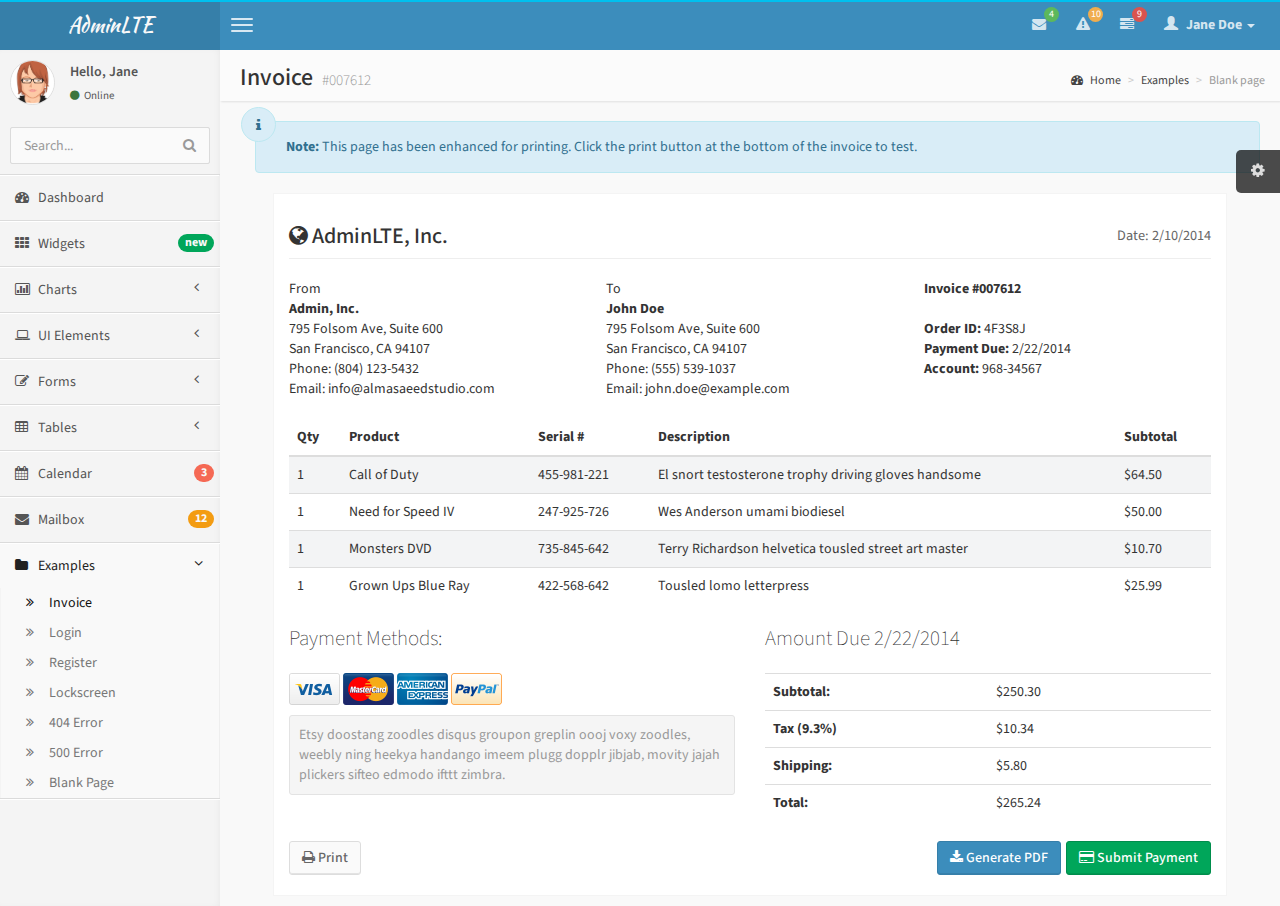
<file: PEB/Admin3/pages/examples/invoice.html>
<!DOCTYPE html>
<html>
    <head>
        <meta charset="UTF-8">
        <title>AdminLTE | Invoice</title>
        <meta content='width=device-width, initial-scale=1, maximum-scale=1, user-scalable=no' name='viewport'>
        <!-- bootstrap 3.0.2 -->
        <link href="../../css/bootstrap.min.css" rel="stylesheet" type="text/css" />
        <!-- font Awesome -->
        <link href="../../css/font-awesome.min.css" rel="stylesheet" type="text/css" />
        <!-- Ionicons -->
        <link href="../../css/ionicons.min.css" rel="stylesheet" type="text/css" />
        <!-- Theme style -->
        <link href="../../css/AdminLTE.css" rel="stylesheet" type="text/css" />

        <!-- HTML5 Shim and Respond.js IE8 support of HTML5 elements and media queries -->
        <!-- WARNING: Respond.js doesn't work if you view the page via file:// -->
        <!--[if lt IE 9]>
          <script src="https://oss.maxcdn.com/libs/html5shiv/3.7.0/html5shiv.js"></script>
          <script src="https://oss.maxcdn.com/libs/respond.js/1.3.0/respond.min.js"></script>
        <![endif]-->
    </head>
    <body class="skin-blue">
        <!-- header logo: style can be found in header.less -->
        <header class="header">
            <a href="index.html" class="logo">
                <!-- Add the class .icon to your logo image or logo icon to add some margining -->
                AdminLTE
            </a>
            <!-- Header Navbar: style can be found in header.less -->
            <nav class="navbar navbar-static-top" role="navigation">
                <!-- Sidebar toggle button-->
                <a href="#" class="navbar-btn sidebar-toggle" data-toggle="offcanvas" role="button">
                    <span class="sr-only">Toggle navigation</span>
                    <span class="icon-bar"></span>
                    <span class="icon-bar"></span>
                    <span class="icon-bar"></span>
                </a>
                <div class="navbar-right">
                    <ul class="nav navbar-nav">
                        <!-- Messages: style can be found in dropdown.less-->
                        <li class="dropdown messages-menu">
                            <a href="#" class="dropdown-toggle" data-toggle="dropdown">
                                <i class="fa fa-envelope"></i>
                                <span class="label label-success">4</span>
                            </a>
                            <ul class="dropdown-menu">
                                <li class="header">You have 4 messages</li>
                                <li>
                                    <!-- inner menu: contains the actual data -->
                                    <ul class="menu">
                                        <li><!-- start message -->
                                            <a href="#">
                                                <div class="pull-left">
                                                    <img src="../../img/avatar3.png" class="img-circle" alt="User Image"/>
                                                </div>
                                                <h4>
                                                    Support Team
                                                    <small><i class="fa fa-clock-o"></i> 5 mins</small>
                                                </h4>
                                                <p>Why not buy a new awesome theme?</p>
                                            </a>
                                        </li><!-- end message -->
                                        <li>
                                            <a href="#">
                                                <div class="pull-left">
                                                    <img src="../../img/avatar2.png" class="img-circle" alt="user image"/>
                                                </div>
                                                <h4>
                                                    AdminLTE Design Team
                                                    <small><i class="fa fa-clock-o"></i> 2 hours</small>
                                                </h4>
                                                <p>Why not buy a new awesome theme?</p>
                                            </a>
                                        </li>
                                        <li>
                                            <a href="#">
                                                <div class="pull-left">
                                                    <img src="../../img/avatar.png" class="img-circle" alt="user image"/>
                                                </div>
                                                <h4>
                                                    Developers
                                                    <small><i class="fa fa-clock-o"></i> Today</small>
                                                </h4>
                                                <p>Why not buy a new awesome theme?</p>
                                            </a>
                                        </li>
                                        <li>
                                            <a href="#">
                                                <div class="pull-left">
                                                    <img src="../../img/avatar2.png" class="img-circle" alt="user image"/>
                                                </div>
                                                <h4>
                                                    Sales Department
                                                    <small><i class="fa fa-clock-o"></i> Yesterday</small>
                                                </h4>
                                                <p>Why not buy a new awesome theme?</p>
                                            </a>
                                        </li>
                                        <li>
                                            <a href="#">
                                                <div class="pull-left">
                                                    <img src="../../img/avatar.png" class="img-circle" alt="user image"/>
                                                </div>
                                                <h4>
                                                    Reviewers
                                                    <small><i class="fa fa-clock-o"></i> 2 days</small>
                                                </h4>
                                                <p>Why not buy a new awesome theme?</p>
                                            </a>
                                        </li>
                                    </ul>
                                </li>
                                <li class="footer"><a href="#">See All Messages</a></li>
                            </ul>
                        </li>
                        <!-- Notifications: style can be found in dropdown.less -->
                        <li class="dropdown notifications-menu">
                            <a href="#" class="dropdown-toggle" data-toggle="dropdown">
                                <i class="fa fa-warning"></i>
                                <span class="label label-warning">10</span>
                            </a>
                            <ul class="dropdown-menu">
                                <li class="header">You have 10 notifications</li>
                                <li>
                                    <!-- inner menu: contains the actual data -->
                                    <ul class="menu">
                                        <li>
                                            <a href="#">
                                                <i class="ion ion-ios7-people info"></i> 5 new members joined today
                                            </a>
                                        </li>
                                        <li>
                                            <a href="#">
                                                <i class="fa fa-warning danger"></i> Very long description here that may not fit into the page and may cause design problems
                                            </a>
                                        </li>
                                        <li>
                                            <a href="#">
                                                <i class="fa fa-users warning"></i> 5 new members joined
                                            </a>
                                        </li>

                                        <li>
                                            <a href="#">
                                                <i class="ion ion-ios7-cart success"></i> 25 sales made
                                            </a>
                                        </li>
                                        <li>
                                            <a href="#">
                                                <i class="ion ion-ios7-person danger"></i> You changed your username
                                            </a>
                                        </li>
                                    </ul>
                                </li>
                                <li class="footer"><a href="#">View all</a></li>
                            </ul>
                        </li>
                        <!-- Tasks: style can be found in dropdown.less -->
                        <li class="dropdown tasks-menu">
                            <a href="#" class="dropdown-toggle" data-toggle="dropdown">
                                <i class="fa fa-tasks"></i>
                                <span class="label label-danger">9</span>
                            </a>
                            <ul class="dropdown-menu">
                                <li class="header">You have 9 tasks</li>
                                <li>
                                    <!-- inner menu: contains the actual data -->
                                    <ul class="menu">
                                        <li><!-- Task item -->
                                            <a href="#">
                                                <h3>
                                                    Design some buttons
                                                    <small class="pull-right">20%</small>
                                                </h3>
                                                <div class="progress xs">
                                                    <div class="progress-bar progress-bar-aqua" style="width: 20%" role="progressbar" aria-valuenow="20" aria-valuemin="0" aria-valuemax="100">
                                                        <span class="sr-only">20% Complete</span>
                                                    </div>
                                                </div>
                                            </a>
                                        </li><!-- end task item -->
                                        <li><!-- Task item -->
                                            <a href="#">
                                                <h3>
                                                    Create a nice theme
                                                    <small class="pull-right">40%</small>
                                                </h3>
                                                <div class="progress xs">
                                                    <div class="progress-bar progress-bar-green" style="width: 40%" role="progressbar" aria-valuenow="20" aria-valuemin="0" aria-valuemax="100">
                                                        <span class="sr-only">40% Complete</span>
                                                    </div>
                                                </div>
                                            </a>
                                        </li><!-- end task item -->
                                        <li><!-- Task item -->
                                            <a href="#">
                                                <h3>
                                                    Some task I need to do
                                                    <small class="pull-right">60%</small>
                                                </h3>
                                                <div class="progress xs">
                                                    <div class="progress-bar progress-bar-red" style="width: 60%" role="progressbar" aria-valuenow="20" aria-valuemin="0" aria-valuemax="100">
                                                        <span class="sr-only">60% Complete</span>
                                                    </div>
                                                </div>
                                            </a>
                                        </li><!-- end task item -->
                                        <li><!-- Task item -->
                                            <a href="#">
                                                <h3>
                                                    Make beautiful transitions
                                                    <small class="pull-right">80%</small>
                                                </h3>
                                                <div class="progress xs">
                                                    <div class="progress-bar progress-bar-yellow" style="width: 80%" role="progressbar" aria-valuenow="20" aria-valuemin="0" aria-valuemax="100">
                                                        <span class="sr-only">80% Complete</span>
                                                    </div>
                                                </div>
                                            </a>
                                        </li><!-- end task item -->
                                    </ul>
                                </li>
                                <li class="footer">
                                    <a href="#">View all tasks</a>
                                </li>
                            </ul>
                        </li>
                        <!-- User Account: style can be found in dropdown.less -->
                        <li class="dropdown user user-menu">
                            <a href="#" class="dropdown-toggle" data-toggle="dropdown">
                                <i class="glyphicon glyphicon-user"></i>
                                <span>Jane Doe <i class="caret"></i></span>
                            </a>
                            <ul class="dropdown-menu">
                                <!-- User image -->
                                <li class="user-header bg-light-blue">
                                    <img src="../../img/avatar3.png" class="img-circle" alt="User Image" />
                                    <p>
                                        Jane Doe - Web Developer
                                        <small>Member since Nov. 2012</small>
                                    </p>
                                </li>
                                <!-- Menu Body -->
                                <li class="user-body">
                                    <div class="col-xs-4 text-center">
                                        <a href="#">Followers</a>
                                    </div>
                                    <div class="col-xs-4 text-center">
                                        <a href="#">Sales</a>
                                    </div>
                                    <div class="col-xs-4 text-center">
                                        <a href="#">Friends</a>
                                    </div>
                                </li>
                                <!-- Menu Footer-->
                                <li class="user-footer">
                                    <div class="pull-left">
                                        <a href="#" class="btn btn-default btn-flat">Profile</a>
                                    </div>
                                    <div class="pull-right">
                                        <a href="#" class="btn btn-default btn-flat">Sign out</a>
                                    </div>
                                </li>
                            </ul>
                        </li>
                    </ul>
                </div>
            </nav>
        </header>
        <div class="wrapper row-offcanvas row-offcanvas-left">
            <!-- Left side column. contains the logo and sidebar -->
            <aside class="left-side sidebar-offcanvas">
                <!-- sidebar: style can be found in sidebar.less -->
                <section class="sidebar">
                    <!-- Sidebar user panel -->
                    <div class="user-panel">
                        <div class="pull-left image">
                            <img src="../../img/avatar3.png" class="img-circle" alt="User Image" />
                        </div>
                        <div class="pull-left info">
                            <p>Hello, Jane</p>

                            <a href="#"><i class="fa fa-circle text-success"></i> Online</a>
                        </div>
                    </div>
                    <!-- search form -->
                    <form action="#" method="get" class="sidebar-form">
                        <div class="input-group">
                            <input type="text" name="q" class="form-control" placeholder="Search..."/>
                            <span class="input-group-btn">
                                <button type='submit' name='seach' id='search-btn' class="btn btn-flat"><i class="fa fa-search"></i></button>
                            </span>
                        </div>
                    </form>
                    <!-- /.search form -->
                    <!-- sidebar menu: : style can be found in sidebar.less -->
                    <ul class="sidebar-menu">
                        <li>
                            <a href="../../index.html">
                                <i class="fa fa-dashboard"></i> <span>Dashboard</span>
                            </a>
                        </li>
                        <li>
                            <a href="../widgets.html">
                                <i class="fa fa-th"></i> <span>Widgets</span> <small class="badge pull-right bg-green">new</small>
                            </a>
                        </li>
                        <li class="treeview">
                            <a href="#">
                                <i class="fa fa-bar-chart-o"></i>
                                <span>Charts</span>
                                <i class="fa fa-angle-left pull-right"></i>
                            </a>
                            <ul class="treeview-menu">
                                <li><a href="../charts/morris.html"><i class="fa fa-angle-double-right"></i> Morris</a></li>
                                <li><a href="../charts/flot.html"><i class="fa fa-angle-double-right"></i> Flot</a></li>
                                <li><a href="../charts/inline.html"><i class="fa fa-angle-double-right"></i> Inline charts</a></li>
                            </ul>
                        </li>
                        <li class="treeview">
                            <a href="#">
                                <i class="fa fa-laptop"></i>
                                <span>UI Elements</span>
                                <i class="fa fa-angle-left pull-right"></i>
                            </a>
                            <ul class="treeview-menu">
                                <li><a href="../UI/general.html"><i class="fa fa-angle-double-right"></i> General</a></li>
                                <li><a href="../UI/icons.html"><i class="fa fa-angle-double-right"></i> Icons</a></li>
                                <li><a href="../UI/buttons.html"><i class="fa fa-angle-double-right"></i> Buttons</a></li>
                                <li><a href="../UI/sliders.html"><i class="fa fa-angle-double-right"></i> Sliders</a></li>
                                <li><a href="../UI/timeline.html"><i class="fa fa-angle-double-right"></i> Timeline</a></li>
                            </ul>
                        </li>
                        <li class="treeview">
                            <a href="#">
                                <i class="fa fa-edit"></i> <span>Forms</span>
                                <i class="fa fa-angle-left pull-right"></i>
                            </a>
                            <ul class="treeview-menu">
                                <li><a href="../forms/general.html"><i class="fa fa-angle-double-right"></i> General Elements</a></li>
                                <li><a href="../forms/advanced.html"><i class="fa fa-angle-double-right"></i> Advanced Elements</a></li>
                                <li><a href="../forms/editors.html"><i class="fa fa-angle-double-right"></i> Editors</a></li>
                            </ul>
                        </li>
                        <li class="treeview">
                            <a href="#">
                                <i class="fa fa-table"></i> <span>Tables</span>
                                <i class="fa fa-angle-left pull-right"></i>
                            </a>
                            <ul class="treeview-menu">
                                <li><a href="../tables/simple.html"><i class="fa fa-angle-double-right"></i> Simple tables</a></li>
                                <li><a href="../tables/data.html"><i class="fa fa-angle-double-right"></i> Data tables</a></li>
                            </ul>
                        </li>
                        <li>
                            <a href="../calendar.html">
                                <i class="fa fa-calendar"></i> <span>Calendar</span>
                                <small class="badge pull-right bg-red">3</small>
                            </a>
                        </li>
                        <li>
                            <a href="../mailbox.html">
                                <i class="fa fa-envelope"></i> <span>Mailbox</span>
                                <small class="badge pull-right bg-yellow">12</small>
                            </a>
                        </li>
                        <li class="treeview active">
                            <a href="#">
                                <i class="fa fa-folder"></i> <span>Examples</span>
                                <i class="fa fa-angle-left pull-right"></i>
                            </a>
                            <ul class="treeview-menu">
                                <li class="active"><a href="invoice.html"><i class="fa fa-angle-double-right"></i> Invoice</a></li>
                                <li><a href="login.html"><i class="fa fa-angle-double-right"></i> Login</a></li>
                                <li><a href="register.html"><i class="fa fa-angle-double-right"></i> Register</a></li>
                                <li><a href="lockscreen.html"><i class="fa fa-angle-double-right"></i> Lockscreen</a></li>
                                <li><a href="404.html"><i class="fa fa-angle-double-right"></i> 404 Error</a></li>
                                <li><a href="500.html"><i class="fa fa-angle-double-right"></i> 500 Error</a></li>
                                <li><a href="blank.html"><i class="fa fa-angle-double-right"></i> Blank Page</a></li>
                            </ul>
                        </li>
                    </ul>
                </section>
                <!-- /.sidebar -->
            </aside>

            <!-- Right side column. Contains the navbar and content of the page -->
            <aside class="right-side">
                <!-- Content Header (Page header) -->
                <section class="content-header">
                    <h1>
                        Invoice
                        <small>#007612</small>
                    </h1>
                    <ol class="breadcrumb">
                        <li><a href="#"><i class="fa fa-dashboard"></i> Home</a></li>
                        <li><a href="#">Examples</a></li>
                        <li class="active">Blank page</li>
                    </ol>
                </section>

                <div class="pad margin no-print">
                    <div class="alert alert-info" style="margin-bottom: 0!important;">
                        <i class="fa fa-info"></i>
                        <b>Note:</b> This page has been enhanced for printing. Click the print button at the bottom of the invoice to test.
                    </div>
                </div>

                <!-- Main content -->
                <section class="content invoice">
                    <!-- title row -->
                    <div class="row">
                        <div class="col-xs-12">
                            <h2 class="page-header">
                                <i class="fa fa-globe"></i> AdminLTE, Inc.
                                <small class="pull-right">Date: 2/10/2014</small>
                            </h2>
                        </div><!-- /.col -->
                    </div>
                    <!-- info row -->
                    <div class="row invoice-info">
                        <div class="col-sm-4 invoice-col">
                            From
                            <address>
                                <strong>Admin, Inc.</strong><br>
                                795 Folsom Ave, Suite 600<br>
                                San Francisco, CA 94107<br>
                                Phone: (804) 123-5432<br/>
                                Email: info@almasaeedstudio.com
                            </address>
                        </div><!-- /.col -->
                        <div class="col-sm-4 invoice-col">
                            To
                            <address>
                                <strong>John Doe</strong><br>
                                795 Folsom Ave, Suite 600<br>
                                San Francisco, CA 94107<br>
                                Phone: (555) 539-1037<br/>
                                Email: john.doe@example.com
                            </address>
                        </div><!-- /.col -->
                        <div class="col-sm-4 invoice-col">
                            <b>Invoice #007612</b><br/>
                            <br/>
                            <b>Order ID:</b> 4F3S8J<br/>
                            <b>Payment Due:</b> 2/22/2014<br/>
                            <b>Account:</b> 968-34567
                        </div><!-- /.col -->
                    </div><!-- /.row -->

                    <!-- Table row -->
                    <div class="row">
                        <div class="col-xs-12 table-responsive">
                            <table class="table table-striped">
                                <thead>
                                    <tr>
                                        <th>Qty</th>
                                        <th>Product</th>
                                        <th>Serial #</th>
                                        <th>Description</th>
                                        <th>Subtotal</th>
                                    </tr>
                                </thead>
                                <tbody>
                                    <tr>
                                        <td>1</td>
                                        <td>Call of Duty</td>
                                        <td>455-981-221</td>
                                        <td>El snort testosterone trophy driving gloves handsome</td>
                                        <td>$64.50</td>
                                    </tr>
                                    <tr>
                                        <td>1</td>
                                        <td>Need for Speed IV</td>
                                        <td>247-925-726</td>
                                        <td>Wes Anderson umami biodiesel</td>
                                        <td>$50.00</td>
                                    </tr>
                                    <tr>
                                        <td>1</td>
                                        <td>Monsters DVD</td>
                                        <td>735-845-642</td>
                                        <td>Terry Richardson helvetica tousled street art master</td>
                                        <td>$10.70</td>
                                    </tr>
                                    <tr>
                                        <td>1</td>
                                        <td>Grown Ups Blue Ray</td>
                                        <td>422-568-642</td>
                                        <td>Tousled lomo letterpress</td>
                                        <td>$25.99</td>
                                    </tr>
                                </tbody>
                            </table>
                        </div><!-- /.col -->
                    </div><!-- /.row -->

                    <div class="row">
                        <!-- accepted payments column -->
                        <div class="col-xs-6">
                            <p class="lead">Payment Methods:</p>
                            <img src="../../img/credit/visa.png" alt="Visa"/>
                            <img src="../../img/credit/mastercard.png" alt="Mastercard"/>
                            <img src="../../img/credit/american-express.png" alt="American Express"/>
                            <img src="../../img/credit/paypal2.png" alt="Paypal"/>
                            <p class="text-muted well well-sm no-shadow" style="margin-top: 10px;">
                                Etsy doostang zoodles disqus groupon greplin oooj voxy zoodles, weebly ning heekya handango imeem plugg dopplr jibjab, movity jajah plickers sifteo edmodo ifttt zimbra.
                            </p>
                        </div><!-- /.col -->
                        <div class="col-xs-6">
                            <p class="lead">Amount Due 2/22/2014</p>
                            <div class="table-responsive">
                                <table class="table">
                                    <tr>
                                        <th style="width:50%">Subtotal:</th>
                                        <td>$250.30</td>
                                    </tr>
                                    <tr>
                                        <th>Tax (9.3%)</th>
                                        <td>$10.34</td>
                                    </tr>
                                    <tr>
                                        <th>Shipping:</th>
                                        <td>$5.80</td>
                                    </tr>
                                    <tr>
                                        <th>Total:</th>
                                        <td>$265.24</td>
                                    </tr>
                                </table>
                            </div>
                        </div><!-- /.col -->
                    </div><!-- /.row -->

                    <!-- this row will not appear when printing -->
                    <div class="row no-print">
                        <div class="col-xs-12">
                            <button class="btn btn-default" onclick="window.print();"><i class="fa fa-print"></i> Print</button>
                            <button class="btn btn-success pull-right"><i class="fa fa-credit-card"></i> Submit Payment</button>
                            <button class="btn btn-primary pull-right" style="margin-right: 5px;"><i class="fa fa-download"></i> Generate PDF</button>
                        </div>
                    </div>
                </section><!-- /.content -->
            </aside><!-- /.right-side -->
        </div><!-- ./wrapper -->


        <!-- jQuery 2.0.2 -->
        <script src="http://ajax.googleapis.com/ajax/libs/jquery/2.0.2/jquery.min.js"></script>
        <!-- Bootstrap -->
        <script src="../../js/bootstrap.min.js" type="text/javascript"></script>
        <!-- AdminLTE App -->
        <script src="../../js/AdminLTE/app.js" type="text/javascript"></script>
        <!-- AdminLTE for demo purposes -->
        <script src="../../js/AdminLTE/demo.js" type="text/javascript"></script>
    </body>
</html>
</file>
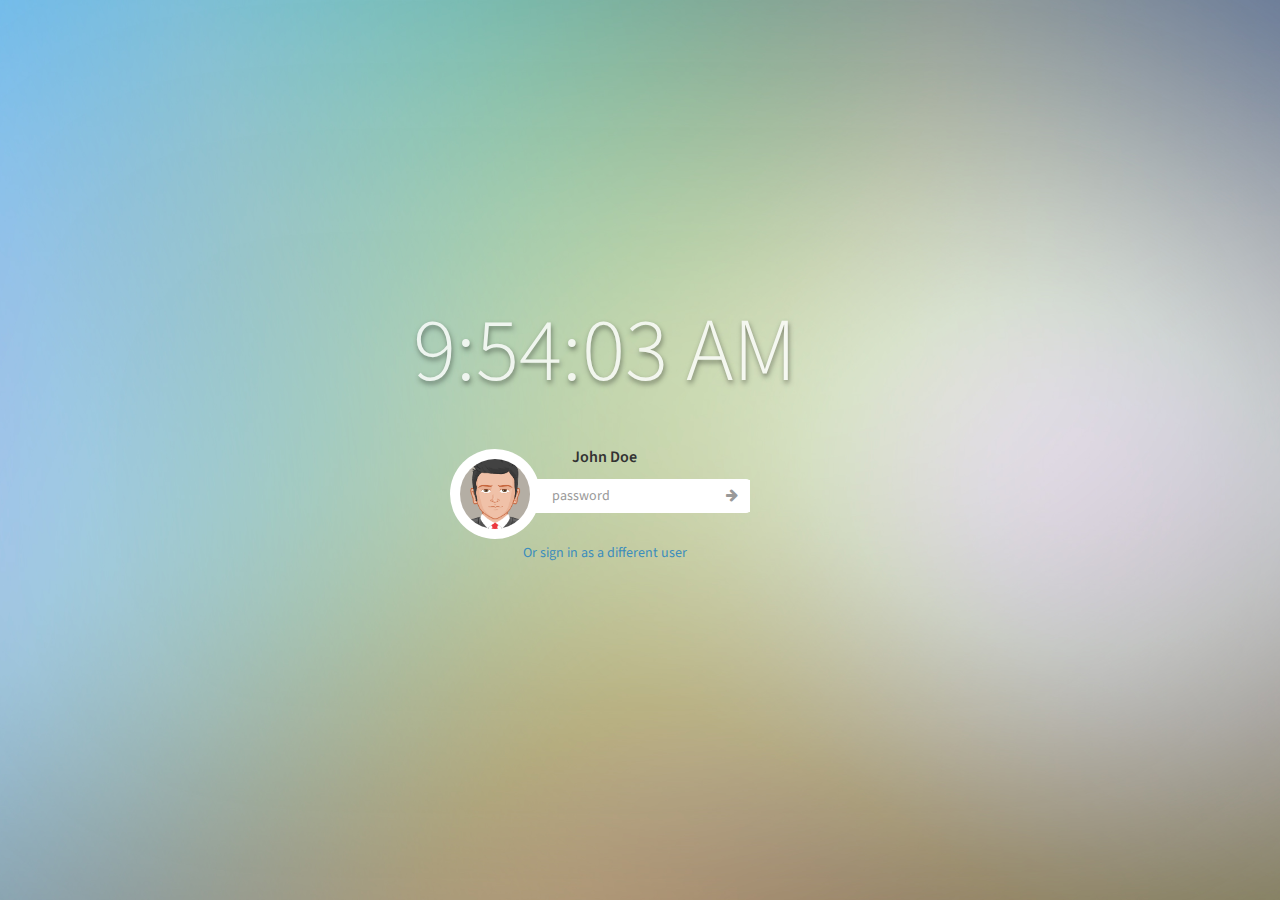
<file: PEB/Admin3/pages/examples/lockscreen.html>
<!DOCTYPE html>
<html class="lockscreen">
    <head>
        <meta charset="UTF-8">
        <title>AdminLTE | Lockscreen</title>
        <meta content='width=device-width, initial-scale=1, maximum-scale=1, user-scalable=no' name='viewport'>
        <!-- bootstrap 3.0.2 -->
        <link href="../../css/bootstrap.min.css" rel="stylesheet" type="text/css" />
        <!-- font Awesome -->
        <link href="../../css/font-awesome.min.css" rel="stylesheet" type="text/css" />
        <!-- Theme style -->
        <link href="../../css/AdminLTE.css" rel="stylesheet" type="text/css" />

        <!-- HTML5 Shim and Respond.js IE8 support of HTML5 elements and media queries -->
        <!-- WARNING: Respond.js doesn't work if you view the page via file:// -->
        <!--[if lt IE 9]>
          <script src="https://oss.maxcdn.com/libs/html5shiv/3.7.0/html5shiv.js"></script>
          <script src="https://oss.maxcdn.com/libs/respond.js/1.3.0/respond.min.js"></script>
        <![endif]-->
    </head>
    <body>
        <!-- Automatic element centering using js -->
        <div class="center">            
            <div class="headline text-center" id="time">
                <!-- Time auto generated by js -->
            </div><!-- /.headline -->
            
            <!-- User name -->
            <div class="lockscreen-name">John Doe</div>
            
            <!-- START LOCK SCREEN ITEM -->
            <div class="lockscreen-item">
                <!-- lockscreen image -->
                <div class="lockscreen-image">
                    <img src="../../img/avatar5.png" alt="user image"/>
                </div>
                <!-- /.lockscreen-image -->

                <!-- lockscreen credentials (contains the form) -->
                <div class="lockscreen-credentials">   

                    <div class="input-group">
                        <input type="password" class="form-control" placeholder="password" />
                        <div class="input-group-btn">
                            <button class="btn btn-flat"><i class="fa fa-arrow-right text-muted"></i></button>
                        </div>
                    </div>
                </div><!-- /.lockscreen credentials -->

            </div><!-- /.lockscreen-item -->

            <div class="lockscreen-link">
                <a href="login.html">Or sign in as a different user</a>
            </div>            
        </div><!-- /.center -->

        <!-- jQuery 2.0.2 -->
        <script src="http://ajax.googleapis.com/ajax/libs/jquery/2.0.2/jquery.min.js"></script>
        <!-- Bootstrap -->
        <script src="../../js/bootstrap.min.js" type="text/javascript"></script>

        <!-- page script -->
        <script type="text/javascript">
            $(function() {
                startTime();
                $(".center").center();
                $(window).resize(function() {
                    $(".center").center();
                });
            });

            /*  */
            function startTime()
            {
                var today = new Date();
                var h = today.getHours();
                var m = today.getMinutes();
                var s = today.getSeconds();

                // add a zero in front of numbers<10
                m = checkTime(m);
                s = checkTime(s);

                //Check for PM and AM
                var day_or_night = (h > 11) ? "PM" : "AM";

                //Convert to 12 hours system
                if (h > 12)
                    h -= 12;

                //Add time to the headline and update every 500 milliseconds
                $('#time').html(h + ":" + m + ":" + s + " " + day_or_night);
                setTimeout(function() {
                    startTime()
                }, 500);
            }

            function checkTime(i)
            {
                if (i < 10)
                {
                    i = "0" + i;
                }
                return i;
            }

            /* CENTER ELEMENTS IN THE SCREEN */
            jQuery.fn.center = function() {
                this.css("position", "absolute");
                this.css("top", Math.max(0, (($(window).height() - $(this).outerHeight()) / 2) +
                        $(window).scrollTop()) - 30 + "px");
                this.css("left", Math.max(0, (($(window).width() - $(this).outerWidth()) / 2) +
                        $(window).scrollLeft()) + "px");
                return this;
            }
        </script>
    </body>
</html>
</file>
<file: PEB/Admin3/css/fullcalendar/fullcalendar.css>
/*!
 * FullCalendar v1.6.4 Stylesheet
 * Docs & License: http://arshaw.com/fullcalendar/
 * (c) 2013 Adam Shaw
 */


.fc {
    direction: ltr;
    text-align: left;
}

.fc table {
    border-collapse: collapse;
    border-spacing: 0;
}

html .fc,
.fc table {
    font-size: 1em;
}

.fc td,
.fc th {
    padding: 0;
    vertical-align: top;
}



/* Header
------------------------------------------------------------------------*/

.fc-header td {
    white-space: nowrap;
}

.fc-header-left {
    width: 25%;
    text-align: left;
}

.fc-header-center {
    text-align: center;
}

.fc-header-right {
    width: 25%;
    text-align: right;
}

.fc-header-title {
    display: inline-block;
    vertical-align: top;
}

.fc-header-title h2 {
    margin-top: 0;
    white-space: nowrap;    
}

.fc .fc-header-space {
    padding-left: 10px;
}

.fc-header .fc-button {
    margin-bottom: 1em;
    vertical-align: top;
}

/* buttons edges butting together */

.fc-header .fc-button {
    margin-right: -1px;
}

.fc-header .fc-corner-right,  /* non-theme */
.fc-header .ui-corner-right { /* theme */
    margin-right: 0; /* back to normal */
}

/* button layering (for border precedence) */

.fc-header .fc-state-hover,
.fc-header .ui-state-hover {
    z-index: 2;
}

.fc-header .fc-state-down {
    z-index: 3;
}

.fc-header .fc-state-active,
.fc-header .ui-state-active {
    z-index: 4;
}



/* Content
------------------------------------------------------------------------*/

.fc-content {
    clear: both;
    zoom: 1; /* for IE7, gives accurate coordinates for [un]freezeContentHeight */
}

.fc-view {
    width: 100%;
    overflow: hidden;
}



/* Cell Styles
------------------------------------------------------------------------*/

.fc-widget-header,    /* <th>, usually */
.fc-widget-content {  /* <td>, usually */
    border: 1px solid #ddd;
}

.fc-state-highlight { /* <td> today cell */ /* TODO: add .fc-today to <th> */
    background: #fcf8e3;
}

.fc-cell-overlay { /* semi-transparent rectangle while dragging */
    background: #bce8f1;
    opacity: .3;
    filter: alpha(opacity=30); /* for IE */
}



/* Buttons
------------------------------------------------------------------------*/

.fc-button {
    display: inline-block;
    padding: 4px 9px;
    margin-bottom: 0;
    font-size: 12px;
    font-weight: normal;
    line-height: 1.428571429;
    text-align: center;
    white-space: nowrap;
    vertical-align: middle;
    cursor: pointer;
    background-image: none;
    border: 1px solid transparent;
    -webkit-user-select: none;
    -moz-user-select: none;
    -ms-user-select: none;
    -o-user-select: none;
    user-select: none;
}

.fc-state-default { /* non-theme */
    border: 1px solid;
}

.fc-state-default.fc-corner-left { /* non-theme */
    border-top-left-radius: 4px;
    border-bottom-left-radius: 4px;
}

.fc-state-default.fc-corner-right { /* non-theme */
    border-top-right-radius: 4px;
    border-bottom-right-radius: 4px;
}

/*
        Our default prev/next buttons use HTML entities like &lsaquo; &rsaquo; &laquo; &raquo;
        and we'll try to make them look good cross-browser.
*/

.fc-text-arrow {
    margin: 0 .1em;
    font-size: 2em;
    font-family: "Courier New", Courier, monospace;
    vertical-align: baseline; /* for IE7 */
}

.fc-button-prev .fc-text-arrow,
.fc-button-next .fc-text-arrow { /* for &lsaquo; &rsaquo; */
    font-weight: bold;
}

/* icon (for jquery ui) */

.fc-button .fc-icon-wrap {
    position: relative;
    float: left;
    top: 50%;
}

.fc-button .ui-icon {
    position: relative;
    float: left;
    margin-top: -50%;
    *margin-top: 0;
    *top: -50%;
}

/*
  button states
  borrowed from twitter bootstrap (http://twitter.github.com/bootstrap/)
*/

.fc-state-default {
    background-color: #f5f5f5;
    background-image: -moz-linear-gradient(top, #ffffff, #e6e6e6);
    background-image: -webkit-gradient(linear, 0 0, 0 100%, from(#ffffff), to(#e6e6e6));
    background-image: -webkit-linear-gradient(top, #ffffff, #e6e6e6);
    background-image: -o-linear-gradient(top, #ffffff, #e6e6e6);
    background-image: linear-gradient(to bottom, #ffffff, #e6e6e6);
    background-repeat: repeat-x;
    border-color: #e6e6e6 #e6e6e6 #bfbfbf;
    border-color: rgba(0, 0, 0, 0.1) rgba(0, 0, 0, 0.1) rgba(0, 0, 0, 0.25);
    color: #333;
    text-shadow: 0 1px 1px rgba(255, 255, 255, 0.75);
    box-shadow: inset 0 1px 0 rgba(255, 255, 255, 0.2), 0 1px 2px rgba(0, 0, 0, 0.05);
}

.fc-button.fc-state-default {
    border: 1px solid #d9dadc;
    border-bottom-color: #d3d5d7;  
    border-bottom-width: 2px;
    margin-left: 0px!important;
    background: #fafafa;    
    color: #666;
}


.fc-state-hover,
.fc-state-down,
.fc-state-active,
.fc-state-disabled {
    color: #333333;
    background-color: #e6e6e6;
}

.fc-state-hover {
    color: #333333;
    text-decoration: none;
    background-position: 0 -15px;
    -webkit-transition: background-position 0.1s linear;
    -moz-transition: background-position 0.1s linear;
    -o-transition: background-position 0.1s linear;
    transition: background-position 0.1s linear;
}

.fc-state-down,
.fc-state-active {
    background-color: #cccccc;
    background-image: none;
    outline: 0;
    box-shadow: inset 0 2px 4px rgba(0, 0, 0, 0.15), 0 1px 2px rgba(0, 0, 0, 0.05);
}

.fc-state-disabled {
    cursor: default;
    background-image: none;
    opacity: 0.65;
    filter: alpha(opacity=65);
    box-shadow: none;
}



/* Global Event Styles
------------------------------------------------------------------------*/

.fc-event-container > * {
    z-index: 8;
}

.fc-event-container > .ui-draggable-dragging,
.fc-event-container > .ui-resizable-resizing {
    z-index: 9;
}

.fc-event {
    border: 1px solid #3a87ad; /* default BORDER color */
    background-color: #3a87ad; /* default BACKGROUND color */
    color: #fff;               /* default TEXT color */
    font-size: .85em;
    cursor: default;
}

a.fc-event {
    text-decoration: none;
}

a.fc-event,
.fc-event-draggable {
    cursor: pointer;
}

.fc-rtl .fc-event {
    text-align: right;
}

.fc-event-inner {
    width: 100%;
    height: 100%;
    overflow: hidden;
}

.fc-event-time,
.fc-event-title {
    padding: 0 1px;
}

.fc .ui-resizable-handle {
    display: block;
    position: absolute;
    z-index: 99999;
    overflow: hidden; /* hacky spaces (IE6/7) */
    font-size: 300%;  /* */
    line-height: 50%; /* */
}



/* Horizontal Events
------------------------------------------------------------------------*/

.fc-event-hori {
    border-width: 1px 0;
    margin-bottom: 1px;
}

.fc-ltr .fc-event-hori.fc-event-start,
.fc-rtl .fc-event-hori.fc-event-end {
    border-left-width: 1px;
    border-top-left-radius: 3px;
    border-bottom-left-radius: 3px;
}

.fc-ltr .fc-event-hori.fc-event-end,
.fc-rtl .fc-event-hori.fc-event-start {
    border-right-width: 1px;
    border-top-right-radius: 3px;
    border-bottom-right-radius: 3px;
}

/* resizable */

.fc-event-hori .ui-resizable-e {
    top: 0           !important; /* importants override pre jquery ui 1.7 styles */
    right: -3px      !important;
    width: 7px       !important;
    height: 100%     !important;
    cursor: e-resize;
}

.fc-event-hori .ui-resizable-w {
    top: 0           !important;
    left: -3px       !important;
    width: 7px       !important;
    height: 100%     !important;
    cursor: w-resize;
}

.fc-event-hori .ui-resizable-handle {
    _padding-bottom: 14px; /* IE6 had 0 height */
}



/* Reusable Separate-border Table
------------------------------------------------------------*/

table.fc-border-separate {
    border-collapse: separate;
}

.fc-border-separate th,
.fc-border-separate td {
    border-width: 1px 0 0 1px;
}

.fc-border-separate th.fc-last,
.fc-border-separate td.fc-last {
    border-right-width: 1px;
}

.fc-border-separate tr.fc-last th,
.fc-border-separate tr.fc-last td {
    border-bottom-width: 1px;
}

.fc-border-separate tbody tr.fc-first td,
.fc-border-separate tbody tr.fc-first th {
    border-top-width: 0;
}



/* Month View, Basic Week View, Basic Day View
------------------------------------------------------------------------*/

.fc-grid th {
    text-align: center;
}

.fc .fc-week-number {
    width: 22px;
    text-align: center;
}

.fc .fc-week-number div {
    padding: 0 2px;
}

.fc-grid .fc-day-number {
    float: right;
    padding: 0 2px;
}

.fc-grid .fc-other-month .fc-day-number {
    opacity: 0.3;
    filter: alpha(opacity=30); /* for IE */
    /* opacity with small font can sometimes look too faded
       might want to set the 'color' property instead
       making day-numbers bold also fixes the problem */
}

.fc-grid .fc-day-content {
    clear: both;
    padding: 2px 2px 1px; /* distance between events and day edges */
}

/* event styles */

.fc-grid .fc-event-time {
    font-weight: bold;
}

/* right-to-left */

.fc-rtl .fc-grid .fc-day-number {
    float: left;
}

.fc-rtl .fc-grid .fc-event-time {
    float: right;
}



/* Agenda Week View, Agenda Day View
------------------------------------------------------------------------*/

.fc-agenda table {
    border-collapse: separate;
}

.fc-agenda-days th {
    text-align: center;
}

.fc-agenda .fc-agenda-axis {
    width: 50px;
    padding: 0 4px;
    vertical-align: middle;
    text-align: right;
    white-space: nowrap;
    font-weight: normal;
}

.fc-agenda .fc-week-number {
    font-weight: bold;
}

.fc-agenda .fc-day-content {
    padding: 2px 2px 1px;
}

/* make axis border take precedence */

.fc-agenda-days .fc-agenda-axis {
    border-right-width: 1px;
}

.fc-agenda-days .fc-col0 {
    border-left-width: 0;
}

/* all-day area */

.fc-agenda-allday th {
    border-width: 0 1px;
}

.fc-agenda-allday .fc-day-content {
    min-height: 34px; /* TODO: doesnt work well in quirksmode */
    _height: 34px;
}

/* divider (between all-day and slots) */

.fc-agenda-divider-inner {
    height: 2px;
    overflow: hidden;
}

.fc-widget-header .fc-agenda-divider-inner {
    background: #eee;
}

/* slot rows */

.fc-agenda-slots th {
    border-width: 1px 1px 0;
}

.fc-agenda-slots td {
    border-width: 1px 0 0;
    background: none;
}

.fc-agenda-slots td div {
    height: 20px;
}

.fc-agenda-slots tr.fc-slot0 th,
.fc-agenda-slots tr.fc-slot0 td {
    border-top-width: 0;
}

.fc-agenda-slots tr.fc-minor th,
.fc-agenda-slots tr.fc-minor td {
    border-top-style: dotted;
}

.fc-agenda-slots tr.fc-minor th.ui-widget-header {
    *border-top-style: solid; /* doesn't work with background in IE6/7 */
}



/* Vertical Events
------------------------------------------------------------------------*/

.fc-event-vert {
    border-width: 0 1px;
}

.fc-event-vert.fc-event-start {
    border-top-width: 1px;
    border-top-left-radius: 3px;
    border-top-right-radius: 3px;
}

.fc-event-vert.fc-event-end {
    border-bottom-width: 1px;
    border-bottom-left-radius: 3px;
    border-bottom-right-radius: 3px;
}

.fc-event-vert .fc-event-time {
    white-space: nowrap;
    font-size: 10px;
}

.fc-event-vert .fc-event-inner {
    position: relative;
    z-index: 2;
}

.fc-event-vert .fc-event-bg { /* makes the event lighter w/ a semi-transparent overlay  */
    position: absolute;
    z-index: 1;
    top: 0;
    left: 0;
    width: 100%;
    height: 100%;
    background: #fff;
    opacity: .25;
    filter: alpha(opacity=25);
}

.fc .ui-draggable-dragging .fc-event-bg, /* TODO: something nicer like .fc-opacity */
.fc-select-helper .fc-event-bg {
    display: none\9; /* for IE6/7/8. nested opacity filters while dragging don't work */
}

/* resizable */

.fc-event-vert .ui-resizable-s {
    bottom: 0        !important; /* importants override pre jquery ui 1.7 styles */
    width: 100%      !important;
    height: 8px      !important;
    overflow: hidden !important;
    line-height: 8px !important;
    font-size: 11px  !important;
    font-family: monospace;
    text-align: center;
    cursor: s-resize;
}

.fc-agenda .ui-resizable-resizing { /* TODO: better selector */
    _overflow: hidden;
}

/* Custom calendar */
.external-event {
    margin: 10px 0;
    padding: 3px 5px;
    border-radius: 2px;
    cursor: pointer;
    font-weight: 600;
    display: inline-block;
    margin: 0 5px 5px 0;
}
</file>
<file: PEB/Admin3/css/fullcalendar/fullcalendar.print.css>
/*!
 * FullCalendar v1.6.4 Print Stylesheet
 * Docs & License: http://arshaw.com/fullcalendar/
 * (c) 2013 Adam Shaw
 */

/*
 * Include this stylesheet on your page to get a more printer-friendly calendar.
 * When including this stylesheet, use the media='print' attribute of the <link> tag.
 * Make sure to include this stylesheet IN ADDITION to the regular fullcalendar.css.
 */


/* Events
-----------------------------------------------------*/
    .fc-event {
        background: #fff !important;
        color: #000 !important;
    }

    /* for vertical events */

    .fc-event-bg {
        display: none !important;
    }

    .fc-event .ui-resizable-handle {
        display: none !important;
    }
</file>
<file: PEB/Admin3/css/AdminLTE.css>
@import url(//fonts.googleapis.com/css?family=Source+Sans+Pro:300,400,600,700,300italic,400italic,600italic);
@import url(//fonts.googleapis.com/css?family=Kaushan+Script);
/*! 
 *   AdminLTE v1.2
 *   Author: AlmsaeedStudio.com
 *   License: Open source - MIT
 *           Please visit http://opensource.org/licenses/MIT for more information
!*/
/*
    Core: General style
----------------------------
*/
html,
body {
  overflow-x: hidden!important;
  font-family: 'Source Sans Pro', sans-serif;
  -webkit-font-smoothing: antialiased;
  min-height: 100%;
  background: #f9f9f9;
}
a {
  color: #3c8dbc;
}
a:hover,
a:active,
a:focus {
  outline: none;
  text-decoration: none;
  color: #72afd2;
}
/* Layouts */
.wrapper {
  min-height: 100%;
}
.wrapper:before,
.wrapper:after {
  display: table;
  content: " ";
}
.wrapper:after {
  clear: both;
}
/* Header */
body > .header {
  position: absolute;
  top: 0;
  left: 0;
  right: 0;
  z-index: 1030;
}
/* Define 2 column template */
.right-side,
.left-side {
  min-height: 100%;
  display: block;
}
/*right side - contins main content*/
.right-side {
  background-color: #f9f9f9;
  margin-left: 220px;
}
/*left side - contains sidebar*/
.left-side {
  position: absolute;
  width: 220px;
  top: 0;
}
@media screen and (min-width: 992px) {
  .left-side {
    top: 50px;
  }
  /*Right side strech mode*/
  .right-side.strech {
    margin-left: 0;
  }
  .right-side.strech > .content-header {
    margin-top: 0px;
  }
  /* Left side collapse */
  .left-side.collapse-left {
    left: -220px;
  }
}
/*Give content full width on xs screens*/
@media screen and (max-width: 992px) {
  .right-side {
    margin-left: 0;
  }
}
/*
    By default the layout is not fixed but if you add the class .fixed to the body element
    the sidebar and the navbar will automatically become poisitioned fixed
*/
body.fixed > .header,
body.fixed .left-side,
body.fixed .navbar {
  position: fixed;
}
body.fixed > .header {
  top: 0;
  right: 0;
  left: 0;
}
body.fixed .navbar {
  left: 0;
  right: 0;
}
body.fixed .wrapper {
  margin-top: 50px;
}
/* Content */
.content {
  padding: 20px 15px;
  background: #f9f9f9;
  overflow: auto;
}
/* Utility */
/* H1 - H6 font */
h1,
h2,
h3,
h4,
h5,
h6,
.h1,
.h2,
.h3,
.h4,
.h5,
.h6 {
  font-family: 'Source Sans Pro', sans-serif;
}
/* Page Header */
.page-header {
  margin: 10px 0 20px 0;
  font-size: 22px;
}
.page-header > small {
  color: #666;
  display: block;
  margin-top: 5px;
}
/* All images should be responsive */
img {
  max-width: 100% !important;
}
.sort-highlight {
  background: #f4f4f4;
  border: 1px dashed #ddd;
  margin-bottom: 10px;
}
/* 10px padding and margins */
.pad {
  padding: 10px;
}
.margin {
  margin: 10px;
}
/* Display inline */
.inline {
  display: inline;
  width: auto;
}
/* Background colors */
.bg-red,
.bg-yellow,
.bg-aqua,
.bg-blue,
.bg-light-blue,
.bg-green,
.bg-navy,
.bg-teal,
.bg-olive,
.bg-lime,
.bg-orange,
.bg-fuchsia,
.bg-purple,
.bg-maroon,
.bg-black {
  color: #f9f9f9 !important;
}
.bg-gray {
  background-color: #eaeaec !important;
}
.bg-black {
  background-color: #222222 !important;
}
.bg-red {
  background-color: #f56954 !important;
}
.bg-yellow {
  background-color: #f39c12 !important;
}
.bg-aqua {
  background-color: #00c0ef !important;
}
.bg-blue {
  background-color: #0073b7 !important;
}
.bg-light-blue {
  background-color: #3c8dbc !important;
}
.bg-green {
  background-color: #00a65a !important;
}
.bg-navy {
  background-color: #001f3f !important;
}
.bg-teal {
  background-color: #39cccc !important;
}
.bg-olive {
  background-color: #3d9970 !important;
}
.bg-lime {
  background-color: #01ff70 !important;
}
.bg-orange {
  background-color: #ff851b !important;
}
.bg-fuchsia {
  background-color: #f012be !important;
}
.bg-purple {
  background-color: #932ab6 !important;
}
.bg-maroon {
  background-color: #85144b !important;
}
/* Text colors */
.text-red {
  color: #f56954 !important;
}
.text-yellow {
  color: #f39c12 !important;
}
.text-aqua {
  color: #00c0ef !important;
}
.text-blue {
  color: #0073b7 !important;
}
.text-black {
  color: #222222 !important;
}
.text-light-blue {
  color: #3c8dbc !important;
}
.text-green {
  color: #00a65a !important;
}
.text-navy {
  color: #001f3f !important;
}
.text-teal {
  color: #39cccc !important;
}
.text-olive {
  color: #3d9970 !important;
}
.text-lime {
  color: #01ff70 !important;
}
.text-orange {
  color: #ff851b !important;
}
.text-fuchsia {
  color: #f012be !important;
}
.text-purple {
  color: #932ab6 !important;
}
.text-maroon {
  color: #85144b !important;
}
/*Hide elements by display none only*/
.hide {
  display: none !important;
}
/* Remove borders */
.no-border {
  border: 0px !important;
}
/* Remove padding */
.no-padding {
  padding: 0px !important;
}
/* Remove margins */
.no-margin {
  margin: 0px !important;
}
/* Remove box shadow */
.no-shadow {
  box-shadow: none!important;
}
/* Don't display when printing */
@media print {
  .no-print {
    display: none;
  }
  .left-side,
  .header,
  .content-header {
    display: none;
  }
  .right-side {
    margin: 0;
  }
}
/* Remove border radius */
.flat {
  -webkit-border-radius: 0 !important;
  -moz-border-radius: 0 !important;
  border-radius: 0 !important;
}
/* Change the color of the striped tables */
.table-striped > tbody > tr:nth-child(odd) > td,
.table-striped > tbody > tr:nth-child(odd) > th {
  background-color: #f3f4f5;
}
.table.no-border,
.table.no-border td,
.table.no-border th {
  border: 0;
}
/* .text-center in tables */
table.text-center,
table.text-center td,
table.text-center th {
  text-align: center;
}
.table.align th {
  text-align: left;
}
.table.align td {
  text-align: right;
}
.text-bold,
.text-bold.table td,
.text-bold.table th {
  font-weight: 700;
}
.border-radius-none {
  -webkit-border-radius: 0 !important;
  -moz-border-radius: 0 !important;
  border-radius: 0 !important;
}
/* _fix for sparkline tooltip */
.jqstooltip {
  padding: 5px!important;
  width: auto!important;
  height: auto!important;
}
/*
Gradient Background colors
*/
.bg-teal-gradient {
  background: #39cccc !important;
  background: -webkit-gradient(linear, left bottom, left top, color-stop(0, #39cccc), color-stop(1, #7adddd)) !important;
  background: -ms-linear-gradient(bottom, #39cccc, #7adddd) !important;
  background: -moz-linear-gradient(center bottom, #39cccc 0%, #7adddd 100%) !important;
  background: -o-linear-gradient(#7adddd, #39cccc) !important;
  filter: progid:DXImageTransform.Microsoft.gradient(startColorstr='#7adddd', endColorstr='#39cccc', GradientType=0) !important;
  color: #fff;
}
.bg-light-blue-gradient {
  background: #3c8dbc !important;
  background: -webkit-gradient(linear, left bottom, left top, color-stop(0, #3c8dbc), color-stop(1, #67a8ce)) !important;
  background: -ms-linear-gradient(bottom, #3c8dbc, #67a8ce) !important;
  background: -moz-linear-gradient(center bottom, #3c8dbc 0%, #67a8ce 100%) !important;
  background: -o-linear-gradient(#67a8ce, #3c8dbc) !important;
  filter: progid:DXImageTransform.Microsoft.gradient(startColorstr='#67a8ce', endColorstr='#3c8dbc', GradientType=0) !important;
  color: #fff;
}
.bg-blue-gradient {
  background: #0073b7 !important;
  background: -webkit-gradient(linear, left bottom, left top, color-stop(0, #0073b7), color-stop(1, #0089db)) !important;
  background: -ms-linear-gradient(bottom, #0073b7, #0089db) !important;
  background: -moz-linear-gradient(center bottom, #0073b7 0%, #0089db 100%) !important;
  background: -o-linear-gradient(#0089db, #0073b7) !important;
  filter: progid:DXImageTransform.Microsoft.gradient(startColorstr='#0089db', endColorstr='#0073b7', GradientType=0) !important;
  color: #fff;
}
.bg-aqua-gradient {
  background: #00c0ef !important;
  background: -webkit-gradient(linear, left bottom, left top, color-stop(0, #00c0ef), color-stop(1, #14d1ff)) !important;
  background: -ms-linear-gradient(bottom, #00c0ef, #14d1ff) !important;
  background: -moz-linear-gradient(center bottom, #00c0ef 0%, #14d1ff 100%) !important;
  background: -o-linear-gradient(#14d1ff, #00c0ef) !important;
  filter: progid:DXImageTransform.Microsoft.gradient(startColorstr='#14d1ff', endColorstr='#00c0ef', GradientType=0) !important;
  color: #fff;
}
.bg-yellow-gradient {
  background: #f39c12 !important;
  background: -webkit-gradient(linear, left bottom, left top, color-stop(0, #f39c12), color-stop(1, #f7bc60)) !important;
  background: -ms-linear-gradient(bottom, #f39c12, #f7bc60) !important;
  background: -moz-linear-gradient(center bottom, #f39c12 0%, #f7bc60 100%) !important;
  background: -o-linear-gradient(#f7bc60, #f39c12) !important;
  filter: progid:DXImageTransform.Microsoft.gradient(startColorstr='#f7bc60', endColorstr='#f39c12', GradientType=0) !important;
  color: #fff;
}
.bg-purple-gradient {
  background: #932ab6 !important;
  background: -webkit-gradient(linear, left bottom, left top, color-stop(0, #932ab6), color-stop(1, #b959d9)) !important;
  background: -ms-linear-gradient(bottom, #932ab6, #b959d9) !important;
  background: -moz-linear-gradient(center bottom, #932ab6 0%, #b959d9 100%) !important;
  background: -o-linear-gradient(#b959d9, #932ab6) !important;
  filter: progid:DXImageTransform.Microsoft.gradient(startColorstr='#b959d9', endColorstr='#932ab6', GradientType=0) !important;
  color: #fff;
}
.bg-green-gradient {
  background: #00a65a !important;
  background: -webkit-gradient(linear, left bottom, left top, color-stop(0, #00a65a), color-stop(1, #00ca6d)) !important;
  background: -ms-linear-gradient(bottom, #00a65a, #00ca6d) !important;
  background: -moz-linear-gradient(center bottom, #00a65a 0%, #00ca6d 100%) !important;
  background: -o-linear-gradient(#00ca6d, #00a65a) !important;
  filter: progid:DXImageTransform.Microsoft.gradient(startColorstr='#00ca6d', endColorstr='#00a65a', GradientType=0) !important;
  color: #fff;
}
.bg-red-gradient {
  background: #f56954 !important;
  background: -webkit-gradient(linear, left bottom, left top, color-stop(0, #f56954), color-stop(1, #f89384)) !important;
  background: -ms-linear-gradient(bottom, #f56954, #f89384) !important;
  background: -moz-linear-gradient(center bottom, #f56954 0%, #f89384 100%) !important;
  background: -o-linear-gradient(#f89384, #f56954) !important;
  filter: progid:DXImageTransform.Microsoft.gradient(startColorstr='#f89384', endColorstr='#f56954', GradientType=0) !important;
  color: #fff;
}
.bg-black-gradient {
  background: #222222 !important;
  background: -webkit-gradient(linear, left bottom, left top, color-stop(0, #222222), color-stop(1, #3c3c3c)) !important;
  background: -ms-linear-gradient(bottom, #222222, #3c3c3c) !important;
  background: -moz-linear-gradient(center bottom, #222222 0%, #3c3c3c 100%) !important;
  background: -o-linear-gradient(#3c3c3c, #222222) !important;
  filter: progid:DXImageTransform.Microsoft.gradient(startColorstr='#3c3c3c', endColorstr='#222222', GradientType=0) !important;
  color: #fff;
}
.bg-maroon-gradient {
  background: #85144b !important;
  background: -webkit-gradient(linear, left bottom, left top, color-stop(0, #85144b), color-stop(1, #b11b64)) !important;
  background: -ms-linear-gradient(bottom, #85144b, #b11b64) !important;
  background: -moz-linear-gradient(center bottom, #85144b 0%, #b11b64 100%) !important;
  background: -o-linear-gradient(#b11b64, #85144b) !important;
  filter: progid:DXImageTransform.Microsoft.gradient(startColorstr='#b11b64', endColorstr='#85144b', GradientType=0) !important;
  color: #fff;
}
.connectedSortable {
  min-height: 100px;
}
/*---------------------------------------------------
    LESS Elements 0.9
  ---------------------------------------------------
    A set of useful LESS mixins
    More info at: http://lesselements.com
  ---------------------------------------------------*/
/*
    Components: navbar, logo and content header
-------------------------------------------------
*/
body > .header {
  position: relative;
  max-height: 100px;
  z-index: 1030;
}
body > .header .navbar {
  height: 50px;
  margin-bottom: 0;
  margin-left: 220px;
}
body > .header .navbar .sidebar-toggle {
  float: left;
  padding: 9px 5px;
  margin-top: 8px;
  margin-right: 0;
  margin-bottom: 8px;
  margin-left: 5px;
  background-color: transparent;
  background-image: none;
  border: 1px solid transparent;
  -webkit-border-radius: 0 !important;
  -moz-border-radius: 0 !important;
  border-radius: 0 !important;
}
body > .header .navbar .sidebar-toggle:hover .icon-bar {
  background: #f6f6f6;
}
body > .header .navbar .sidebar-toggle .icon-bar {
  display: block;
  width: 22px;
  height: 2px;
  -webkit-border-radius: 4px;
  -moz-border-radius: 4px;
  border-radius: 4px;
}
body > .header .navbar .sidebar-toggle .icon-bar + .icon-bar {
  margin-top: 4px;
}
body > .header .navbar .nav > li.user > a {
  font-weight: bold;
}
body > .header .navbar .nav > li.user > a > .fa,
body > .header .navbar .nav > li.user > a > .glyphicon,
body > .header .navbar .nav > li.user > a > .ion {
  margin-right: 5px;
}
body > .header .navbar .nav > li > a > .label {
  -webkit-border-radius: 50%;
  -moz-border-radius: 50%;
  border-radius: 50%;
  position: absolute;
  top: 7px;
  right: 2px;
  font-size: 10px;
  font-weight: normal;
  width: 15px;
  height: 15px;
  line-height: 1.0em;
  text-align: center;
  padding: 2px;
}
body > .header .navbar .nav > li > a:hover > .label {
  top: 3px;
}
body > .header .logo {
  float: left;
  font-size: 20px;
  line-height: 50px;
  text-align: center;
  padding: 0 10px;
  width: 220px;
  font-family: 'Kaushan Script', cursive;
  font-weight: 500;
  height: 50px;
  display: block;
}
body > .header .logo .icon {
  margin-right: 10px;
}
.right-side > .content-header {
  position: relative;
  padding: 15px 15px 10px 20px;
}
.right-side > .content-header > h1 {
  margin: 0;
  font-size: 24px;
}
.right-side > .content-header > h1 > small {
  font-size: 15px;
  display: inline-block;
  padding-left: 4px;
  font-weight: 300;
}
.right-side > .content-header > .breadcrumb {
  float: right;
  background: transparent;
  margin-top: 0px;
  margin-bottom: 0;
  font-size: 12px;
  padding: 7px 5px;
  position: absolute;
  top: 15px;
  right: 10px;
  -webkit-border-radius: 2px;
  -moz-border-radius: 2px;
  border-radius: 2px;
}
.right-side > .content-header > .breadcrumb > li > a {
  color: #444;
  text-decoration: none;
}
.right-side > .content-header > .breadcrumb > li > a > .fa,
.right-side > .content-header > .breadcrumb > li > a > .glyphicon,
.right-side > .content-header > .breadcrumb > li > a > .ion {
  margin-right: 5px;
}
.right-side > .content-header > .breadcrumb > li + li:before {
  content: '>\00a0';
}
@media screen and (max-width: 767px) {
  .right-side > .content-header > .breadcrumb {
    position: relative;
    margin-top: 5px;
    top: 0;
    right: 0;
    float: none;
    background: #efefef;
  }
}
@media (max-width: 767px) {
  .navbar .navbar-nav > li {
    float: left;
  }
  .navbar-nav {
    margin: 0;
    float: left;
  }
  .navbar-nav > li > a {
    padding-top: 15px;
    padding-bottom: 15px;
    line-height: 20px;
  }
  .navbar .navbar-right {
    float: right;
  }
}
@media screen and (max-width: 560px) {
  body > .header {
    position: relative;
  }
  body > .header .logo,
  body > .header .navbar {
    width: 100%;
    float: none;
    position: relative!important;
  }
  body > .header .navbar {
    margin: 0;
  }
  body.fixed > .header {
    position: fixed;
  }
  body.fixed > .wrapper,
  body.fixed .sidebar-offcanvas {
    margin-top: 100px!important;
  }
}
/*
    Component: Sidebar
--------------------------
*/
.sidebar {
  margin-bottom: 5px;
}
.sidebar .sidebar-form input:focus {
  -webkit-box-shadow: none;
  -moz-box-shadow: none;
  box-shadow: none;
  border-color: transparent!important;
}
.sidebar .sidebar-menu {
  list-style: none;
  margin: 0;
  padding: 0;
}
.sidebar .sidebar-menu > li {
  margin: 0;
  padding: 0;
}
.sidebar .sidebar-menu > li > a {
  padding: 12px 5px 12px 15px;
  display: block;
}
.sidebar .sidebar-menu > li > a > .fa,
.sidebar .sidebar-menu > li > a > .glyphicon,
.sidebar .sidebar-menu > li > a > .ion {
  width: 20px;
}
.sidebar .sidebar-menu .treeview-menu {
  display: none;
  list-style: none;
  padding: 0;
  margin: 0;
}
.sidebar .sidebar-menu .treeview-menu > li {
  margin: 0;
}
.sidebar .sidebar-menu .treeview-menu > li > a {
  padding: 5px 5px 5px 15px;
  display: block;
  font-size: 14px;
  margin: 0px 0px;
}
.sidebar .sidebar-menu .treeview-menu > li > a > .fa,
.sidebar .sidebar-menu .treeview-menu > li > a > .glyphicon,
.sidebar .sidebar-menu .treeview-menu > li > a > .ion {
  width: 20px;
}
.user-panel {
  padding: 10px;
}
.user-panel:before,
.user-panel:after {
  display: table;
  content: " ";
}
.user-panel:after {
  clear: both;
}
.user-panel > .image > img {
  width: 45px;
  height: 45px;
}
.user-panel > .info {
  font-weight: 600;
  padding: 5px 5px 5px 15px;
  font-size: 14px;
  line-height: 1;
}
.user-panel > .info > p {
  margin-bottom: 9px;
}
.user-panel > .info > a {
  text-decoration: none;
  padding-right: 5px;
  margin-top: 3px;
  font-size: 11px;
  font-weight: normal;
}
.user-panel > .info > a > .fa,
.user-panel > .info > a > .ion,
.user-panel > .info > a > .glyphicon {
  margin-right: 3px;
}
/*
 * Off Canvas
 * --------------------------------------------------
 *  Gives us the push menu effect
 */
@media screen and (max-width: 992px) {
  .relative {
    position: relative;
  }
  .row-offcanvas-right .sidebar-offcanvas {
    right: -220px;
  }
  .row-offcanvas-left .sidebar-offcanvas {
    left: -220px;
  }
  .row-offcanvas-right.active {
    right: 220px;
  }
  .row-offcanvas-left.active {
    left: 220px;
  }
  .sidebar-offcanvas {
    left: 0;
  }
  body.fixed .sidebar-offcanvas {
    margin-top: 50px;
    left: -220px;
  }
  body.fixed .row-offcanvas-left.active .navbar {
    left: 220px !important;
    right: 0;
  }
  body.fixed .row-offcanvas-left.active .sidebar-offcanvas {
    left: 0px;
  }
}
/* 
    Dropdown menus
----------------------------
*/
/*Dropdowns in general*/
.dropdown-menu {
  -webkit-box-shadow: 0px 3px 6px rgba(0, 0, 0, 0.1);
  -moz-box-shadow: 0px 3px 6px rgba(0, 0, 0, 0.1);
  box-shadow: 0px 3px 6px rgba(0, 0, 0, 0.1);
  z-index: 2300;
}
.dropdown-menu > li > a > .glyphicon,
.dropdown-menu > li > a > .fa,
.dropdown-menu > li > a > .ion {
  margin-right: 10px;
}
.dropdown-menu > li > a:hover {
  background-color: #3c8dbc;
  color: #f9f9f9;
}
/*Drodown in navbars*/
.skin-blue .navbar .dropdown-menu > li > a {
  color: #444444;
}
/*
    Navbar custom dropdown menu
------------------------------------
*/
.navbar-nav > .notifications-menu > .dropdown-menu,
.navbar-nav > .messages-menu > .dropdown-menu,
.navbar-nav > .tasks-menu > .dropdown-menu {
  width: 280px;
  padding: 0 0 0 0!important;
  margin: 0!important;
  top: 100%;
  border: 1px solid #dfdfdf;
  -webkit-border-radius: 4px !important;
  -moz-border-radius: 4px !important;
  border-radius: 4px !important;
}
.navbar-nav > .notifications-menu > .dropdown-menu > li.header,
.navbar-nav > .messages-menu > .dropdown-menu > li.header,
.navbar-nav > .tasks-menu > .dropdown-menu > li.header {
  -webkit-border-top-left-radius: 4px;
  -webkit-border-top-right-radius: 4px;
  -webkit-border-bottom-right-radius: 0;
  -webkit-border-bottom-left-radius: 0;
  -moz-border-radius-topleft: 4px;
  -moz-border-radius-topright: 4px;
  -moz-border-radius-bottomright: 0;
  -moz-border-radius-bottomleft: 0;
  border-top-left-radius: 4px;
  border-top-right-radius: 4px;
  border-bottom-right-radius: 0;
  border-bottom-left-radius: 0;
  background-color: #ffffff;
  padding: 7px 10px;
  border-bottom: 1px solid #f4f4f4;
  color: #444444;
  font-size: 14px;
}
.navbar-nav > .notifications-menu > .dropdown-menu > li.header:after,
.navbar-nav > .messages-menu > .dropdown-menu > li.header:after,
.navbar-nav > .tasks-menu > .dropdown-menu > li.header:after {
  bottom: 100%;
  left: 92%;
  border: solid transparent;
  content: " ";
  height: 0;
  width: 0;
  position: absolute;
  pointer-events: none;
  border-color: rgba(255, 255, 255, 0);
  border-bottom-color: #ffffff;
  border-width: 7px;
  margin-left: -7px;
}
.navbar-nav > .notifications-menu > .dropdown-menu > li.footer > a,
.navbar-nav > .messages-menu > .dropdown-menu > li.footer > a,
.navbar-nav > .tasks-menu > .dropdown-menu > li.footer > a {
  -webkit-border-top-left-radius: 0px;
  -webkit-border-top-right-radius: 0px;
  -webkit-border-bottom-right-radius: 4px;
  -webkit-border-bottom-left-radius: 4px;
  -moz-border-radius-topleft: 0px;
  -moz-border-radius-topright: 0px;
  -moz-border-radius-bottomright: 4px;
  -moz-border-radius-bottomleft: 4px;
  border-top-left-radius: 0px;
  border-top-right-radius: 0px;
  border-bottom-right-radius: 4px;
  border-bottom-left-radius: 4px;
  font-size: 12px;
  background-color: #f4f4f4;
  padding: 7px 10px;
  border-bottom: 1px solid #eeeeee;
  color: #444444;
  text-align: center;
}
.navbar-nav > .notifications-menu > .dropdown-menu > li.footer > a:hover,
.navbar-nav > .messages-menu > .dropdown-menu > li.footer > a:hover,
.navbar-nav > .tasks-menu > .dropdown-menu > li.footer > a:hover {
  background: #f4f4f4;
  text-decoration: none;
  font-weight: normal;
}
.navbar-nav > .notifications-menu > .dropdown-menu > li .menu,
.navbar-nav > .messages-menu > .dropdown-menu > li .menu,
.navbar-nav > .tasks-menu > .dropdown-menu > li .menu {
  margin: 0;
  padding: 0;
  list-style: none;
  overflow-x: hidden;
}
.navbar-nav > .notifications-menu > .dropdown-menu > li .menu > li > a,
.navbar-nav > .messages-menu > .dropdown-menu > li .menu > li > a,
.navbar-nav > .tasks-menu > .dropdown-menu > li .menu > li > a {
  display: block;
  white-space: nowrap;
  /* Prevent text from breaking */
  border-bottom: 1px solid #f4f4f4;
}
.navbar-nav > .notifications-menu > .dropdown-menu > li .menu > li > a:hover,
.navbar-nav > .messages-menu > .dropdown-menu > li .menu > li > a:hover,
.navbar-nav > .tasks-menu > .dropdown-menu > li .menu > li > a:hover {
  background: #f6f6f6;
  text-decoration: none;
}
.navbar-nav > .notifications-menu > .dropdown-menu > li .menu > li > a {
  font-size: 12px;
  color: #444444;
}
.navbar-nav > .notifications-menu > .dropdown-menu > li .menu > li > a > .glyphicon,
.navbar-nav > .notifications-menu > .dropdown-menu > li .menu > li > a > .fa,
.navbar-nav > .notifications-menu > .dropdown-menu > li .menu > li > a > .ion {
  font-size: 20px;
  width: 50px;
  text-align: center;
  padding: 15px 0px;
  margin-right: 5px;
  /* Default background and font colors */
  background: #00c0ef;
  color: #f9f9f9;
  /* Fallback for browsers that doesn't support rgba */
  color: rgba(255, 255, 255, 0.7);
}
.navbar-nav > .notifications-menu > .dropdown-menu > li .menu > li > a > .glyphicon.danger,
.navbar-nav > .notifications-menu > .dropdown-menu > li .menu > li > a > .fa.danger,
.navbar-nav > .notifications-menu > .dropdown-menu > li .menu > li > a > .ion.danger {
  background: #f56954;
}
.navbar-nav > .notifications-menu > .dropdown-menu > li .menu > li > a > .glyphicon.warning,
.navbar-nav > .notifications-menu > .dropdown-menu > li .menu > li > a > .fa.warning,
.navbar-nav > .notifications-menu > .dropdown-menu > li .menu > li > a > .ion.warning {
  background: #f39c12;
}
.navbar-nav > .notifications-menu > .dropdown-menu > li .menu > li > a > .glyphicon.success,
.navbar-nav > .notifications-menu > .dropdown-menu > li .menu > li > a > .fa.success,
.navbar-nav > .notifications-menu > .dropdown-menu > li .menu > li > a > .ion.success {
  background: #00a65a;
}
.navbar-nav > .notifications-menu > .dropdown-menu > li .menu > li > a > .glyphicon.info,
.navbar-nav > .notifications-menu > .dropdown-menu > li .menu > li > a > .fa.info,
.navbar-nav > .notifications-menu > .dropdown-menu > li .menu > li > a > .ion.info {
  background: #00c0ef;
}
.navbar-nav > .messages-menu > .dropdown-menu > li .menu > li > a {
  margin: 0px;
  line-height: 20px;
  padding: 10px 5px 10px 5px;
  -webkit-border-radius: 4px;
  -moz-border-radius: 4px;
  border-radius: 4px;
}
.navbar-nav > .messages-menu > .dropdown-menu > li .menu > li > a > div > img {
  margin: auto 10px auto auto;
  width: 40px;
  height: 40px;
  border: 1px solid #dddddd;
}
.navbar-nav > .messages-menu > .dropdown-menu > li .menu > li > a > h4 {
  padding: 0;
  margin: 0 0 0 45px;
  color: #444444;
  font-size: 15px;
}
.navbar-nav > .messages-menu > .dropdown-menu > li .menu > li > a > h4 > small {
  color: #999999;
  font-size: 10px;
  float: right;
}
.navbar-nav > .messages-menu > .dropdown-menu > li .menu > li > a > p {
  margin: 0 0 0 45px;
  font-size: 12px;
  color: #888888;
}
.navbar-nav > .messages-menu > .dropdown-menu > li .menu > li > a:before,
.navbar-nav > .messages-menu > .dropdown-menu > li .menu > li > a:after {
  display: table;
  content: " ";
}
.navbar-nav > .messages-menu > .dropdown-menu > li .menu > li > a:after {
  clear: both;
}
.navbar-nav > .tasks-menu > .dropdown-menu > li .menu > li > a {
  padding: 10px;
}
.navbar-nav > .tasks-menu > .dropdown-menu > li .menu > li > a > h3 {
  font-size: 14px;
  padding: 0;
  margin: 0 0 10px 0;
  color: #666666;
}
.navbar-nav > .tasks-menu > .dropdown-menu > li .menu > li > a > .progress {
  padding: 0;
  margin: 0;
}
.navbar-nav > .user-menu > .dropdown-menu {
  -webkit-border-radius: 0;
  -moz-border-radius: 0;
  border-radius: 0;
  padding: 1px 0 0 0;
  border-top-width: 0;
  width: 280px;
}
.navbar-nav > .user-menu > .dropdown-menu:after {
  bottom: 100%;
  right: 10px;
  border: solid transparent;
  content: " ";
  height: 0;
  width: 0;
  position: absolute;
  pointer-events: none;
  border-color: rgba(255, 255, 255, 0);
  border-bottom-color: #ffffff;
  border-width: 10px;
  margin-left: -10px;
}
.navbar-nav > .user-menu > .dropdown-menu > li.user-header {
  height: 175px;
  padding: 10px;
  background: #3c8dbc;
  text-align: center;
}
.navbar-nav > .user-menu > .dropdown-menu > li.user-header > img {
  z-index: 5;
  height: 90px;
  width: 90px;
  border: 8px solid;
  border-color: transparent;
  border-color: rgba(255, 255, 255, 0.2);
}
.navbar-nav > .user-menu > .dropdown-menu > li.user-header > p {
  z-index: 5;
  color: #f9f9f9;
  color: rgba(255, 255, 255, 0.8);
  font-size: 17px;
  text-shadow: 2px 2px 3px #333333;
  margin-top: 10px;
}
.navbar-nav > .user-menu > .dropdown-menu > li.user-header > p > small {
  display: block;
  font-size: 12px;
}
.navbar-nav > .user-menu > .dropdown-menu > li.user-body {
  padding: 15px;
  border-bottom: 1px solid #f4f4f4;
  border-top: 1px solid #dddddd;
}
.navbar-nav > .user-menu > .dropdown-menu > li.user-body:before,
.navbar-nav > .user-menu > .dropdown-menu > li.user-body:after {
  display: table;
  content: " ";
}
.navbar-nav > .user-menu > .dropdown-menu > li.user-body:after {
  clear: both;
}
.navbar-nav > .user-menu > .dropdown-menu > li.user-body > div > a {
  color: #0073b7;
}
.navbar-nav > .user-menu > .dropdown-menu > li.user-footer {
  background-color: #f9f9f9;
  padding: 10px;
}
.navbar-nav > .user-menu > .dropdown-menu > li.user-footer:before,
.navbar-nav > .user-menu > .dropdown-menu > li.user-footer:after {
  display: table;
  content: " ";
}
.navbar-nav > .user-menu > .dropdown-menu > li.user-footer:after {
  clear: both;
}
.navbar-nav > .user-menu > .dropdown-menu > li.user-footer .btn-default {
  color: #666666;
}
/* Add fade animation to dropdown menus */
.open > .dropdown-menu {
  animation-name: fadeAnimation;
  animation-duration: .7s;
  animation-iteration-count: 1;
  animation-timing-function: ease;
  animation-fill-mode: forwards;
  -webkit-animation-name: fadeAnimation;
  -webkit-animation-duration: .7s;
  -webkit-animation-iteration-count: 1;
  -webkit-animation-timing-function: ease;
  -webkit-animation-fill-mode: forwards;
  -moz-animation-name: fadeAnimation;
  -moz-animation-duration: .7s;
  -moz-animation-iteration-count: 1;
  -moz-animation-timing-function: ease;
  -moz-animation-fill-mode: forwards;
}
@keyframes fadeAnimation {
  from {
    opacity: 0;
    top: 120%;
  }
  to {
    opacity: 1;
    top: 100%;
  }
}
@-webkit-keyframes fadeAnimation {
  from {
    opacity: 0;
    top: 120%;
  }
  to {
    opacity: 1;
    top: 100%;
  }
}
/* Fix dropdown menu for small screens to display correctly on small screens */
@media screen and (max-width: 767px) {
  .navbar-nav > .notifications-menu > .dropdown-menu,
  .navbar-nav > .user-menu > .dropdown-menu,
  .navbar-nav > .tasks-menu > .dropdown-menu,
  .navbar-nav > .messages-menu > .dropdown-menu {
    position: absolute;
    top: 100%;
    right: 0;
    left: auto;
    border-right: 1px solid #dddddd;
    border-bottom: 1px solid #dddddd;
    border-left: 1px solid #dddddd;
    background: #ffffff;
  }
}
/* Fix menu positions on xs screens to appear correctly and fully */
@media screen and (max-width: 480px) {
  .navbar-nav > .notifications-menu > .dropdown-menu > li.header,
  .navbar-nav > .tasks-menu > .dropdown-menu > li.header,
  .navbar-nav > .messages-menu > .dropdown-menu > li.header {
    /* Remove arrow from the top */
  }
  .navbar-nav > .notifications-menu > .dropdown-menu > li.header:after,
  .navbar-nav > .tasks-menu > .dropdown-menu > li.header:after,
  .navbar-nav > .messages-menu > .dropdown-menu > li.header:after {
    border-width: 0px!important;
  }
  .navbar-nav > .tasks-menu > .dropdown-menu {
    position: absolute;
    right: -120px;
    left: auto;
  }
  .navbar-nav > .notifications-menu > .dropdown-menu {
    position: absolute;
    right: -170px;
    left: auto;
  }
  .navbar-nav > .messages-menu > .dropdown-menu {
    position: absolute;
    right: -210px;
    left: auto;
  }
}
/* 
   All form elements including input, select, textarea etc.
-----------------------------------------------------------------
*/
.form-control {
  -webkit-border-radius: 0px !important;
  -moz-border-radius: 0px !important;
  border-radius: 0px !important;
  box-shadow: none;
}
.form-control:focus {
  border-color: #3c8dbc !important;
  box-shadow: none;
}
.form-group.has-success label {
  color: #00a65a;
}
.form-group.has-success .form-control {
  border-color: #00a65a !important;
  box-shadow: none;
}
.form-group.has-warning label {
  color: #f39c12;
}
.form-group.has-warning .form-control {
  border-color: #f39c12 !important;
  box-shadow: none;
}
.form-group.has-error label {
  color: #f56954;
}
.form-group.has-error .form-control {
  border-color: #f56954 !important;
  box-shadow: none;
}
/* Input group */
.input-group .input-group-addon {
  border-radius: 0;
  background-color: #f4f4f4;
}
/* button groups */
.btn-group-vertical .btn.btn-flat:first-of-type,
.btn-group-vertical .btn.btn-flat:last-of-type {
  border-radius: 0;
}
/* Checkbox and radio inputs */
.checkbox,
.radio {
  padding-left: 0;
}
/* 
    Compenent: Progress bars
--------------------------------
*/
/* size variation */
.progress.sm {
  height: 10px;
}
.progress.xs {
  height: 7px;
}
/* Vertical bars */
.progress.vertical {
  position: relative;
  width: 30px;
  height: 200px;
  display: inline-block;
  margin-right: 10px;
}
.progress.vertical > .progress-bar {
  width: 100%!important;
  position: absolute;
  bottom: 0;
}
.progress.vertical.sm {
  width: 20px;
}
.progress.vertical.xs {
  width: 10px;
}
/* Remove margins from progress bars when put in a table */
.table tr > td .progress {
  margin: 0;
}
.progress-bar-light-blue,
.progress-bar-primary {
  background-color: #3c8dbc;
}
.progress-striped .progress-bar-light-blue,
.progress-striped .progress-bar-primary {
  background-image: -webkit-gradient(linear, 0 100%, 100% 0, color-stop(0.25, rgba(255, 255, 255, 0.15)), color-stop(0.25, transparent), color-stop(0.5, transparent), color-stop(0.5, rgba(255, 255, 255, 0.15)), color-stop(0.75, rgba(255, 255, 255, 0.15)), color-stop(0.75, transparent), to(transparent));
  background-image: -webkit-linear-gradient(45deg, rgba(255, 255, 255, 0.15) 25%, transparent 25%, transparent 50%, rgba(255, 255, 255, 0.15) 50%, rgba(255, 255, 255, 0.15) 75%, transparent 75%, transparent);
  background-image: -moz-linear-gradient(45deg, rgba(255, 255, 255, 0.15) 25%, transparent 25%, transparent 50%, rgba(255, 255, 255, 0.15) 50%, rgba(255, 255, 255, 0.15) 75%, transparent 75%, transparent);
  background-image: linear-gradient(45deg, rgba(255, 255, 255, 0.15) 25%, transparent 25%, transparent 50%, rgba(255, 255, 255, 0.15) 50%, rgba(255, 255, 255, 0.15) 75%, transparent 75%, transparent);
}
.progress-bar-green,
.progress-bar-success {
  background-color: #00a65a;
}
.progress-striped .progress-bar-green,
.progress-striped .progress-bar-success {
  background-image: -webkit-gradient(linear, 0 100%, 100% 0, color-stop(0.25, rgba(255, 255, 255, 0.15)), color-stop(0.25, transparent), color-stop(0.5, transparent), color-stop(0.5, rgba(255, 255, 255, 0.15)), color-stop(0.75, rgba(255, 255, 255, 0.15)), color-stop(0.75, transparent), to(transparent));
  background-image: -webkit-linear-gradient(45deg, rgba(255, 255, 255, 0.15) 25%, transparent 25%, transparent 50%, rgba(255, 255, 255, 0.15) 50%, rgba(255, 255, 255, 0.15) 75%, transparent 75%, transparent);
  background-image: -moz-linear-gradient(45deg, rgba(255, 255, 255, 0.15) 25%, transparent 25%, transparent 50%, rgba(255, 255, 255, 0.15) 50%, rgba(255, 255, 255, 0.15) 75%, transparent 75%, transparent);
  background-image: linear-gradient(45deg, rgba(255, 255, 255, 0.15) 25%, transparent 25%, transparent 50%, rgba(255, 255, 255, 0.15) 50%, rgba(255, 255, 255, 0.15) 75%, transparent 75%, transparent);
}
.progress-bar-aqua,
.progress-bar-info {
  background-color: #00c0ef;
}
.progress-striped .progress-bar-aqua,
.progress-striped .progress-bar-info {
  background-image: -webkit-gradient(linear, 0 100%, 100% 0, color-stop(0.25, rgba(255, 255, 255, 0.15)), color-stop(0.25, transparent), color-stop(0.5, transparent), color-stop(0.5, rgba(255, 255, 255, 0.15)), color-stop(0.75, rgba(255, 255, 255, 0.15)), color-stop(0.75, transparent), to(transparent));
  background-image: -webkit-linear-gradient(45deg, rgba(255, 255, 255, 0.15) 25%, transparent 25%, transparent 50%, rgba(255, 255, 255, 0.15) 50%, rgba(255, 255, 255, 0.15) 75%, transparent 75%, transparent);
  background-image: -moz-linear-gradient(45deg, rgba(255, 255, 255, 0.15) 25%, transparent 25%, transparent 50%, rgba(255, 255, 255, 0.15) 50%, rgba(255, 255, 255, 0.15) 75%, transparent 75%, transparent);
  background-image: linear-gradient(45deg, rgba(255, 255, 255, 0.15) 25%, transparent 25%, transparent 50%, rgba(255, 255, 255, 0.15) 50%, rgba(255, 255, 255, 0.15) 75%, transparent 75%, transparent);
}
.progress-bar-yellow,
.progress-bar-warning {
  background-color: #f39c12;
}
.progress-striped .progress-bar-yellow,
.progress-striped .progress-bar-warning {
  background-image: -webkit-gradient(linear, 0 100%, 100% 0, color-stop(0.25, rgba(255, 255, 255, 0.15)), color-stop(0.25, transparent), color-stop(0.5, transparent), color-stop(0.5, rgba(255, 255, 255, 0.15)), color-stop(0.75, rgba(255, 255, 255, 0.15)), color-stop(0.75, transparent), to(transparent));
  background-image: -webkit-linear-gradient(45deg, rgba(255, 255, 255, 0.15) 25%, transparent 25%, transparent 50%, rgba(255, 255, 255, 0.15) 50%, rgba(255, 255, 255, 0.15) 75%, transparent 75%, transparent);
  background-image: -moz-linear-gradient(45deg, rgba(255, 255, 255, 0.15) 25%, transparent 25%, transparent 50%, rgba(255, 255, 255, 0.15) 50%, rgba(255, 255, 255, 0.15) 75%, transparent 75%, transparent);
  background-image: linear-gradient(45deg, rgba(255, 255, 255, 0.15) 25%, transparent 25%, transparent 50%, rgba(255, 255, 255, 0.15) 50%, rgba(255, 255, 255, 0.15) 75%, transparent 75%, transparent);
}
.progress-bar-red,
.progress-bar-danger {
  background-color: #f56954;
}
.progress-striped .progress-bar-red,
.progress-striped .progress-bar-danger {
  background-image: -webkit-gradient(linear, 0 100%, 100% 0, color-stop(0.25, rgba(255, 255, 255, 0.15)), color-stop(0.25, transparent), color-stop(0.5, transparent), color-stop(0.5, rgba(255, 255, 255, 0.15)), color-stop(0.75, rgba(255, 255, 255, 0.15)), color-stop(0.75, transparent), to(transparent));
  background-image: -webkit-linear-gradient(45deg, rgba(255, 255, 255, 0.15) 25%, transparent 25%, transparent 50%, rgba(255, 255, 255, 0.15) 50%, rgba(255, 255, 255, 0.15) 75%, transparent 75%, transparent);
  background-image: -moz-linear-gradient(45deg, rgba(255, 255, 255, 0.15) 25%, transparent 25%, transparent 50%, rgba(255, 255, 255, 0.15) 50%, rgba(255, 255, 255, 0.15) 75%, transparent 75%, transparent);
  background-image: linear-gradient(45deg, rgba(255, 255, 255, 0.15) 25%, transparent 25%, transparent 50%, rgba(255, 255, 255, 0.15) 50%, rgba(255, 255, 255, 0.15) 75%, transparent 75%, transparent);
}
/*
    Component: Small boxes
*/
.small-box {
  position: relative;
  display: block;
  -webkit-border-radius: 2px;
  -moz-border-radius: 2px;
  border-radius: 2px;
  margin-bottom: 15px;
}
.small-box > .inner {
  padding: 10px;
}
.small-box > .small-box-footer {
  position: relative;
  text-align: center;
  padding: 3px 0;
  color: #fff;
  color: rgba(255, 255, 255, 0.8);
  display: block;
  z-index: 10;
  background: rgba(0, 0, 0, 0.1);
  text-decoration: none;
}
.small-box > .small-box-footer:hover {
  color: #fff;
  background: rgba(0, 0, 0, 0.15);
}
.small-box h3 {
  font-size: 38px;
  font-weight: bold;
  margin: 0 0 10px 0;
  white-space: nowrap;
  padding: 0;
}
.small-box p {
  font-size: 15px;
}
.small-box p > small {
  display: block;
  color: #f9f9f9;
  font-size: 13px;
  margin-top: 5px;
}
.small-box h3,
.small-box p {
  z-index: 5px;
}
.small-box .icon {
  position: absolute;
  top: auto;
  bottom: 5px;
  right: 5px;
  z-index: 0;
  font-size: 90px;
  color: rgba(0, 0, 0, 0.15);
}
.small-box:hover {
  text-decoration: none;
  color: #f9f9f9;
}
.small-box:hover .icon {
  animation-name: tansformAnimation;
  animation-duration: .5s;
  animation-iteration-count: 1;
  animation-timing-function: ease;
  animation-fill-mode: forwards;
  -webkit-animation-name: tansformAnimation;
  -webkit-animation-duration: .5s;
  -webkit-animation-iteration-count: 1;
  -webkit-animation-timing-function: ease;
  -webkit-animation-fill-mode: forwards;
  -moz-animation-name: tansformAnimation;
  -moz-animation-duration: .5s;
  -moz-animation-iteration-count: 1;
  -moz-animation-timing-function: ease;
  -moz-animation-fill-mode: forwards;
}
@keyframes tansformAnimation {
  from {
    font-size: 90px;
  }
  to {
    font-size: 100px;
  }
}
@-webkit-keyframes tansformAnimation {
  from {
    font-size: 90px;
  }
  to {
    font-size: 100px;
  }
}
@media screen and (max-width: 480px) {
  .small-box {
    text-align: center;
  }
  .small-box .icon {
    display: none;
  }
  .small-box p {
    font-size: 12px;
  }
}
/*
    component: Boxes
-------------------------
*/
.box {
  position: relative;
  background: #ffffff;
  border-top: 2px solid #c1c1c1;
  margin-bottom: 20px;
  -webkit-border-radius: 3px;
  -moz-border-radius: 3px;
  border-radius: 3px;
  width: 100%;
  box-shadow: 0px 1px 3px rgba(0, 0, 0, 0.1);
}
.box.box-primary {
  border-top-color: #3c8dbc;
}
.box.box-info {
  border-top-color: #00c0ef;
}
.box.box-danger {
  border-top-color: #f56954;
}
.box.box-warning {
  border-top-color: #f39c12;
}
.box.box-success {
  border-top-color: #00a65a;
}
.box.height-control .box-body {
  max-height: 300px;
  overflow: auto;
}
.box .box-header {
  position: relative;
  -webkit-border-top-left-radius: 3px;
  -webkit-border-top-right-radius: 3px;
  -webkit-border-bottom-right-radius: 0;
  -webkit-border-bottom-left-radius: 0;
  -moz-border-radius-topleft: 3px;
  -moz-border-radius-topright: 3px;
  -moz-border-radius-bottomright: 0;
  -moz-border-radius-bottomleft: 0;
  border-top-left-radius: 3px;
  border-top-right-radius: 3px;
  border-bottom-right-radius: 0;
  border-bottom-left-radius: 0;
  border-bottom: 0px solid #f4f4f4;
  color: #444;
}
.box .box-header:before,
.box .box-header:after {
  display: table;
  content: " ";
}
.box .box-header:after {
  clear: both;
}
.box .box-header > .fa,
.box .box-header > .glyphicon,
.box .box-header > .ion,
.box .box-header .box-title {
  display: inline-block;
  padding: 10px 10px 10px 10px;
  margin: 0;
  font-size: 20px;
  font-weight: 400;
  float: left;
  cursor: default;
}
.box .box-header a {
  color: #444;
}
.box .box-header > .box-tools {
  padding: 5px 10px 5px 5px;
}
.box .box-body {
  padding: 10px;
  -webkit-border-top-left-radius: 0;
  -webkit-border-top-right-radius: 0;
  -webkit-border-bottom-right-radius: 3px;
  -webkit-border-bottom-left-radius: 3px;
  -moz-border-radius-topleft: 0;
  -moz-border-radius-topright: 0;
  -moz-border-radius-bottomright: 3px;
  -moz-border-radius-bottomleft: 3px;
  border-top-left-radius: 0;
  border-top-right-radius: 0;
  border-bottom-right-radius: 3px;
  border-bottom-left-radius: 3px;
}
.box .box-body > table,
.box .box-body > .table {
  margin-bottom: 0;
}
.box .box-body.chart-responsive {
  width: 100%;
  overflow: hidden;
}
.box .box-body > .chart {
  position: relative;
  overflow: hidden;
  width: 100%;
}
.box .box-body > .chart svg,
.box .box-body > .chart canvas {
  width: 100%!important;
}
.box .box-body .fc {
  margin-top: 5px;
}
.box .box-body .fc-header-title h2 {
  font-size: 15px;
  line-height: 1.6em;
  color: #666;
  margin-left: 10px;
}
.box .box-body .fc-header-right {
  padding-right: 10px;
}
.box .box-body .fc-header-left {
  padding-left: 10px;
}
.box .box-body .fc-widget-header {
  background: #fafafa;
  box-shadow: inset 0px -3px 1px rgba(0, 0, 0, 0.02);
}
.box .box-body .fc-grid {
  width: 100%;
  border: 0;
}
.box .box-body .fc-widget-header:first-of-type,
.box .box-body .fc-widget-content:first-of-type {
  border-left: 0;
  border-right: 0;
}
.box .box-body .fc-widget-header:last-of-type,
.box .box-body .fc-widget-content:last-of-type {
  border-right: 0;
}
.box .box-body .table {
  margin-bottom: 0;
}
.box .box-body .full-width-chart {
  margin: -19px;
}
.box .box-body.no-padding .full-width-chart {
  margin: -9px;
}
.box .box-footer {
  border-top: 1px solid #f4f4f4;
  -webkit-border-top-left-radius: 0;
  -webkit-border-top-right-radius: 0;
  -webkit-border-bottom-right-radius: 3px;
  -webkit-border-bottom-left-radius: 3px;
  -moz-border-radius-topleft: 0;
  -moz-border-radius-topright: 0;
  -moz-border-radius-bottomright: 3px;
  -moz-border-radius-bottomleft: 3px;
  border-top-left-radius: 0;
  border-top-right-radius: 0;
  border-bottom-right-radius: 3px;
  border-bottom-left-radius: 3px;
  padding: 10px;
  background-color: #ffffff;
}
.box.box-solid {
  border-top: 0px;
}
.box.box-solid > .box-header {
  padding-bottom: 0px!important;
}
.box.box-solid > .box-header .btn.btn-default {
  background: transparent;
}
.box.box-solid.box-primary > .box-header {
  color: #fff;
  background: #3c8dbc;
  background-color: #3c8dbc;
}
.box.box-solid.box-primary > .box-header a {
  color: #444;
}
.box.box-solid.box-info > .box-header {
  color: #fff;
  background: #00c0ef;
  background-color: #00c0ef;
}
.box.box-solid.box-info > .box-header a {
  color: #444;
}
.box.box-solid.box-danger > .box-header {
  color: #fff;
  background: #f56954;
  background-color: #f56954;
}
.box.box-solid.box-danger > .box-header a {
  color: #444;
}
.box.box-solid.box-warning > .box-header {
  color: #fff;
  background: #f39c12;
  background-color: #f39c12;
}
.box.box-solid.box-warning > .box-header a {
  color: #444;
}
.box.box-solid.box-success > .box-header {
  color: #fff;
  background: #00a65a;
  background-color: #00a65a;
}
.box.box-solid.box-success > .box-header a {
  color: #444;
}
.box.box-solid > .box-header > .box-tools .btn {
  border: 0;
  box-shadow: none;
}
.box.box-solid.collapsed-box .box-header {
  -webkit-border-radius: 3px;
  -moz-border-radius: 3px;
  border-radius: 3px;
}
.box.box-solid[class*='bg'] > .box-header {
  color: #fff;
}
.box .box-group > .box {
  margin-bottom: 5px;
}
.box .knob-label {
  text-align: center;
  color: #333;
  font-weight: 100;
  font-size: 12px;
  margin-bottom: 0.3em;
}
.box .todo-list {
  margin: 0;
  padding: 0px 0px;
  list-style: none;
}
.box .todo-list > li {
  -webkit-border-radius: 2px;
  -moz-border-radius: 2px;
  border-radius: 2px;
  padding: 10px;
  background: #f3f4f5;
  margin-bottom: 2px;
  border-left: 2px solid #e6e7e8;
  color: #444;
}
.box .todo-list > li:last-of-type {
  margin-bottom: 0;
}
.box .todo-list > li.danger {
  border-left-color: #f56954;
}
.box .todo-list > li.warning {
  border-left-color: #f39c12;
}
.box .todo-list > li.info {
  border-left-color: #00c0ef;
}
.box .todo-list > li.success {
  border-left-color: #00a65a;
}
.box .todo-list > li.primary {
  border-left-color: #3c8dbc;
}
.box .todo-list > li > input[type='checkbox'] {
  margin: 0 10px 0 5px;
}
.box .todo-list > li .text {
  display: inline-block;
  margin-left: 5px;
  font-weight: 600;
}
.box .todo-list > li .label {
  margin-left: 10px;
  font-size: 9px;
}
.box .todo-list > li .tools {
  display: none;
  float: right;
  color: #f56954;
}
.box .todo-list > li .tools > .fa,
.box .todo-list > li .tools > .glyphicon,
.box .todo-list > li .tools > .ion {
  margin-right: 5px;
  cursor: pointer;
}
.box .todo-list > li:hover .tools {
  display: inline-block;
}
.box .todo-list > li.done {
  color: #999;
}
.box .todo-list > li.done .text {
  text-decoration: line-through;
  font-weight: 500;
}
.box .todo-list > li.done .label {
  background: #eaeaec !important;
}
.box .todo-list .handle {
  display: inline-block;
  cursor: move;
  margin: 0 5px;
}
.box .chat {
  padding: 5px 20px 5px 10px;
}
.box .chat .item {
  margin-bottom: 10px;
}
.box .chat .item:before,
.box .chat .item:after {
  display: table;
  content: " ";
}
.box .chat .item:after {
  clear: both;
}
.box .chat .item > img {
  width: 40px;
  height: 40px;
  border: 2px solid transparent;
  -webkit-border-radius: 50% !important;
  -moz-border-radius: 50% !important;
  border-radius: 50% !important;
}
.box .chat .item > img.online {
  border: 2px solid #00a65a;
}
.box .chat .item > img.offline {
  border: 2px solid #f56954;
}
.box .chat .item > .message {
  margin-left: 55px;
  margin-top: -40px;
}
.box .chat .item > .message > .name {
  display: block;
  font-weight: 600;
}
.box .chat .item > .attachment {
  -webkit-border-radius: 3px;
  -moz-border-radius: 3px;
  border-radius: 3px;
  background: #f0f0f0;
  margin-left: 65px;
  margin-right: 15px;
  padding: 10px;
}
.box .chat .item > .attachment > h4 {
  margin: 0 0 5px 0;
  font-weight: 600;
  font-size: 14px;
}
.box .chat .item > .attachment > p,
.box .chat .item > .attachment > .filename {
  font-weight: 600;
  font-size: 13px;
  font-style: italic;
  margin: 0;
}
.box .chat .item > .attachment:before,
.box .chat .item > .attachment:after {
  display: table;
  content: " ";
}
.box .chat .item > .attachment:after {
  clear: both;
}
.box > .overlay,
.box > .loading-img {
  position: absolute;
  top: 0;
  left: 0;
  width: 100%;
  height: 100%;
}
.box > .overlay {
  z-index: 1010;
  background: rgba(255, 255, 255, 0.7);
}
.box > .overlay.dark {
  background: rgba(0, 0, 0, 0.5);
}
.box > .loading-img {
  z-index: 1020;
  background: transparent url('../img/ajax-loader1.gif') 50% 50% no-repeat;
}
/*
Component: timeline
--------------------
*/
.timeline {
  position: relative;
  margin: 0 0 30px 0;
  padding: 0;
  list-style: none;
}
.timeline:before {
  content: '';
  position: absolute;
  top: 0px;
  bottom: 0;
  width: 5px;
  background: #ddd;
  left: 30px;
  border: 1px solid #eee;
  margin: 0;
  -webkit-border-radius: 2px;
  -moz-border-radius: 2px;
  border-radius: 2px;
}
.timeline > li {
  position: relative;
  margin-right: 10px;
  margin-bottom: 15px;
}
.timeline > li:before,
.timeline > li:after {
  display: table;
  content: " ";
}
.timeline > li:after {
  clear: both;
}
.timeline > li > .timeline-item {
  margin-top: 10px;
  border: 0px solid #dfdfdf;
  background: #fff;
  color: #555;
  margin-left: 60px;
  margin-right: 15px;
  padding: 5px;
  position: relative;
  box-shadow: 0px 1px 3px rgba(0, 0, 0, 0.1);
}
.timeline > li > .timeline-item > .time {
  color: #999;
  float: right;
  margin: 2px 0 0 0;
}
.timeline > li > .timeline-item > .timeline-header {
  margin: 0;
  color: #555;
  border-bottom: 1px solid #f4f4f4;
  padding: 5px;
  font-size: 16px;
  line-height: 1.1;
}
.timeline > li > .timeline-item > .timeline-header > a {
  font-weight: 600;
}
.timeline > li > .timeline-item > .timeline-body,
.timeline > li > .timeline-item > .timeline-footer {
  padding: 10px;
}
.timeline > li.time-label > span {
  font-weight: 600;
  padding: 5px;
  display: inline-block;
  background-color: #fff;
  box-shadow: 0 1px 1px rgba(0, 0, 0, 0.5);
  -webkit-border-radius: 4px;
  -moz-border-radius: 4px;
  border-radius: 4px;
}
.timeline > li > .fa,
.timeline > li > .glyphicon,
.timeline > li > .ion {
  box-shadow: 0 1px 1px rgba(0, 0, 0, 0.2);
  width: 30px;
  height: 30px;
  font-size: 15px;
  line-height: 30px;
  position: absolute;
  color: #666;
  background: #eee;
  border-radius: 50%;
  text-align: center;
  left: 18px;
  top: 0;
}
/*
    Component: Buttons
-------------------------
*/
.btn {
  font-weight: 500;
  -webkit-border-radius: 3px;
  -moz-border-radius: 3px;
  border-radius: 3px;
  border: 1px solid transparent;
  -webkit-box-shadow: inset 0px -2px 0px 0px rgba(0, 0, 0, 0.09);
  -moz-box-shadow: inset 0px -2px 0px 0px rgba(0, 0, 0, 0.09);
  box-shadow: inset 0px -1px 0px 0px rgba(0, 0, 0, 0.09);
}
.btn.btn-default {
  background-color: #fafafa;
  color: #666;
  border-color: #ddd;
  border-bottom-color: #ddd;
}
.btn.btn-default:hover,
.btn.btn-default:active,
.btn.btn-default.hover {
  background-color: #f4f4f4!important;
}
.btn.btn-default.btn-flat {
  border-bottom-color: #d9dadc;
}
.btn.btn-primary {
  background-color: #3c8dbc;
  border-color: #367fa9;
}
.btn.btn-primary:hover,
.btn.btn-primary:active,
.btn.btn-primary.hover {
  background-color: #367fa9;
}
.btn.btn-success {
  background-color: #00a65a;
  border-color: #008d4c;
}
.btn.btn-success:hover,
.btn.btn-success:active,
.btn.btn-success.hover {
  background-color: #008d4c;
}
.btn.btn-info {
  background-color: #00c0ef;
  border-color: #00acd6;
}
.btn.btn-info:hover,
.btn.btn-info:active,
.btn.btn-info.hover {
  background-color: #00acd6;
}
.btn.btn-danger {
  background-color: #f56954;
  border-color: #f4543c;
}
.btn.btn-danger:hover,
.btn.btn-danger:active,
.btn.btn-danger.hover {
  background-color: #f4543c;
}
.btn.btn-warning {
  background-color: #f39c12;
  border-color: #e08e0b;
}
.btn.btn-warning:hover,
.btn.btn-warning:active,
.btn.btn-warning.hover {
  background-color: #e08e0b;
}
.btn.btn-flat {
  -webkit-border-radius: 0;
  -moz-border-radius: 0;
  border-radius: 0;
  -webkit-box-shadow: none;
  -moz-box-shadow: none;
  box-shadow: none;
  border-width: 1px;
}
.btn:active {
  -webkit-box-shadow: inset 0 3px 5px rgba(0, 0, 0, 0.125);
  -moz-box-shadow: inset 0 3px 5px rgba(0, 0, 0, 0.125);
  box-shadow: inset 0 3px 5px rgba(0, 0, 0, 0.125);
}
.btn:focus {
  outline: none;
}
.btn.btn-file {
  position: relative;
  width: 120px;
  height: 35px;
  overflow: hidden;
}
.btn.btn-file > input[type='file'] {
  display: block !important;
  width: 100% !important;
  height: 35px !important;
  opacity: 0 !important;
  position: absolute;
  top: -10px;
  cursor: pointer;
}
.btn.btn-app {
  position: relative;
  padding: 15px 5px;
  margin: 0 0 10px 10px;
  min-width: 80px;
  height: 60px;
  -webkit-box-shadow: none;
  -moz-box-shadow: none;
  box-shadow: none;
  -webkit-border-radius: 0;
  -moz-border-radius: 0;
  border-radius: 0;
  text-align: center;
  color: #666;
  border: 1px solid #ddd;
  background-color: #fafafa;
  font-size: 12px;
}
.btn.btn-app > .fa,
.btn.btn-app > .glyphicon,
.btn.btn-app > .ion {
  font-size: 20px;
  display: block;
}
.btn.btn-app:hover {
  background: #f4f4f4;
  color: #444;
  border-color: #aaa;
}
.btn.btn-app:active,
.btn.btn-app:focus {
  -webkit-box-shadow: inset 0 3px 5px rgba(0, 0, 0, 0.125);
  -moz-box-shadow: inset 0 3px 5px rgba(0, 0, 0, 0.125);
  box-shadow: inset 0 3px 5px rgba(0, 0, 0, 0.125);
}
.btn.btn-app > .badge {
  position: absolute;
  top: -3px;
  right: -10px;
  font-size: 10px;
  font-weight: 400;
}
.btn.btn-social-old {
  -webkit-box-shadow: none;
  -moz-box-shadow: none;
  box-shadow: none;
  opacity: 0.9;
  padding: 0;
}
.btn.btn-social-old > .fa {
  padding: 10px 0;
  width: 40px;
}
.btn.btn-social-old > .fa + span {
  border-left: 1px solid rgba(255, 255, 255, 0.3);
}
.btn.btn-social-old span {
  padding: 10px;
}
.btn.btn-social-old:hover {
  opacity: 1;
}
.btn.btn-circle {
  width: 30px;
  height: 30px;
  line-height: 30px;
  padding: 0;
  -webkit-border-radius: 50%;
  -moz-border-radius: 50%;
  border-radius: 50%;
}
/* 
    Component: callout
------------------------
*/
.callout {
  margin: 0 0 20px 0;
  padding: 15px 30px 15px 15px;
  border-left: 5px solid #eee;
}
.callout h4 {
  margin-top: 0;
}
.callout p:last-child {
  margin-bottom: 0;
}
.callout code,
.callout .highlight {
  background-color: #fff;
}
.callout.callout-danger {
  background-color: #fcf2f2;
  border-color: #dFb5b4;
}
.callout.callout-warning {
  background-color: #fefbed;
  border-color: #f1e7bc;
}
.callout.callout-info {
  background-color: #f0f7fd;
  border-color: #d0e3f0;
}
.callout.callout-danger h4 {
  color: #B94A48;
}
.callout.callout-warning h4 {
  color: #C09853;
}
.callout.callout-info h4 {
  color: #3A87AD;
}
/* 
    Component: alert
------------------------
*/
.alert {
  padding-left: 30px;
  margin-left: 15px;
  position: relative;
}
.alert > .fa,
.alert > .glyphicon {
  position: absolute;
  left: -15px;
  top: -15px;
  width: 35px;
  height: 35px;
  -webkit-border-radius: 50%;
  -moz-border-radius: 50%;
  border-radius: 50%;
  line-height: 35px;
  text-align: center;
  background: inherit;
  border: inherit;
}
/*
    Component: Navs
*/
/* NAV PILLS */
.nav.nav-pills > li > a {
  border-top: 3px solid transparent;
  -webkit-border-radius: 0;
  -moz-border-radius: 0;
  border-radius: 0;
  color: #444;
}
.nav.nav-pills > li > a > .fa,
.nav.nav-pills > li > a > .glyphicon,
.nav.nav-pills > li > a > .ion {
  margin-right: 5px;
}
.nav.nav-pills > li.active > a,
.nav.nav-pills > li.active > a:hover {
  background-color: #f6f6f6;
  border-top-color: #3c8dbc;
  color: #444;
}
.nav.nav-pills > li.active > a {
  font-weight: 600;
}
.nav.nav-pills > li > a:hover {
  background-color: #f6f6f6;
}
.nav.nav-pills.nav-stacked > li > a {
  border-top: 0;
  border-left: 3px solid transparent;
  -webkit-border-radius: 0;
  -moz-border-radius: 0;
  border-radius: 0;
  color: #444;
}
.nav.nav-pills.nav-stacked > li.active > a,
.nav.nav-pills.nav-stacked > li.active > a:hover {
  background-color: #f6f6f6;
  border-left-color: #3c8dbc;
  color: #444;
}
.nav.nav-pills.nav-stacked > li.header {
  border-bottom: 1px solid #ddd;
  color: #777;
  margin-bottom: 10px;
  padding: 5px 10px;
  text-transform: uppercase;
}
/* NAV TABS */
.nav-tabs-custom {
  margin-bottom: 20px;
  background: #fff;
  box-shadow: 0px 1px 3px rgba(0, 0, 0, 0.1);
}
.nav-tabs-custom > .nav-tabs {
  margin: 0;
  border-bottom-color: #f4f4f4;
}
.nav-tabs-custom > .nav-tabs > li {
  border-top: 3px solid transparent;
  margin-bottom: -2px;
  margin-right: 5px;
}
.nav-tabs-custom > .nav-tabs > li > a {
  -webkit-border-radius: 0 !important;
  -moz-border-radius: 0 !important;
  border-radius: 0 !important;
}
.nav-tabs-custom > .nav-tabs > li > a,
.nav-tabs-custom > .nav-tabs > li > a:hover {
  background: transparent;
  margin: 0;
}
.nav-tabs-custom > .nav-tabs > li:not(.active) > a:hover,
.nav-tabs-custom > .nav-tabs > li:not(.active) > a:focus,
.nav-tabs-custom > .nav-tabs > li:not(.active) > a:active {
  border-color: transparent;
}
.nav-tabs-custom > .nav-tabs > li.active {
  border-top-color: #3c8dbc;
}
.nav-tabs-custom > .nav-tabs > li.active > a,
.nav-tabs-custom > .nav-tabs > li.active:hover > a {
  background-color: #fff;
}
.nav-tabs-custom > .nav-tabs > li.active > a {
  border-top: 0;
  border-left-color: #f4f4f4;
  border-right-color: #f4f4f4;
}
.nav-tabs-custom > .nav-tabs > li:first-of-type {
  margin-left: 0px;
}
.nav-tabs-custom > .nav-tabs > li:first-of-type.active > a {
  border-left-width: 0;
}
.nav-tabs-custom > .nav-tabs.pull-right {
  float: none!important;
}
.nav-tabs-custom > .nav-tabs.pull-right > li {
  float: right;
}
.nav-tabs-custom > .nav-tabs.pull-right > li:first-of-type {
  margin-right: 0px;
}
.nav-tabs-custom > .nav-tabs.pull-right > li:first-of-type.active > a {
  border-left-width: 1px;
  border-right-width: 0px;
}
.nav-tabs-custom > .nav-tabs > li.header {
  font-weight: 400;
  line-height: 35px;
  padding: 0 10px;
  font-size: 20px;
  color: #444;
  cursor: default;
}
.nav-tabs-custom > .nav-tabs > li.header > .fa,
.nav-tabs-custom > .nav-tabs > li.header > .glyphicon,
.nav-tabs-custom > .nav-tabs > li.header > .ion {
  margin-right: 10px;
}
.nav-tabs-custom > .tab-content {
  background: #fff;
  padding: 10px;
}
/* Nav tabs bottom */
.tabs-bottom.nav-3 li a {
  width: 3333.33333333% !important;
}
.tabs-bottom li a {
  border: 0;
}
/* PAGINATION */
.pagination > li > a {
  background: #fafafa;
  color: #666;
  -webkit-box-shadow: inset 0px -2px 0px 0px rgba(0, 0, 0, 0.09);
  -moz-box-shadow: inset 0px -2px 0px 0px rgba(0, 0, 0, 0.09);
  box-shadow: inset 0px -1px 0px 0px rgba(0, 0, 0, 0.09);
}
.pagination > li:first-of-type a,
.pagination > li:last-of-type a {
  -webkit-border-radius: 0;
  -moz-border-radius: 0;
  border-radius: 0;
}
/*
    Component: Mailbox
*/
.mailbox .table-mailbox {
  border-left: 1px solid #ddd;
  border-right: 1px solid #ddd;
  border-bottom: 1px solid #ddd;
}
.mailbox .table-mailbox tr.unread > td {
  background-color: rgba(0, 0, 0, 0.05);
  color: #000;
  font-weight: 600;
}
.mailbox .table-mailbox tr > td > .fa.fa-star,
.mailbox .table-mailbox tr > td > .fa.fa-star-o,
.mailbox .table-mailbox tr > td > .glyphicon.glyphicon-star,
.mailbox .table-mailbox tr > td > .glyphicon.glyphicon-star-empty {
  color: #f39c12;
  cursor: pointer;
}
.mailbox .table-mailbox tr > td.small-col {
  width: 30px;
}
.mailbox .table-mailbox tr > td.name {
  width: 150px;
  font-weight: 600;
}
.mailbox .table-mailbox tr > td.time {
  text-align: right;
  width: 100px;
}
.mailbox .table-mailbox tr > td {
  white-space: nowrap;
}
.mailbox .table-mailbox tr > td > a {
  color: #444;
}
@media screen and (max-width: 767px) {
  .mailbox .nav-stacked > li:not(.header) {
    float: left;
    width: 50%;
  }
  .mailbox .nav-stacked > li:not(.header).header {
    border: 0!important;
  }
  .mailbox .search-form {
    margin-top: 10px;
  }
}
/*
    Page: locked screen
*/
/* ADD THIS CLASS TO THE <HTML> TAG */
.lockscreen {
  background: url(../img/blur-background09.jpg) repeat center center fixed;
  -webkit-background-size: cover;
  -moz-background-size: cover;
  -o-background-size: cover;
  background-size: cover;
}
/* Remove the background from the body element */
.lockscreen > body {
  background: transparent;
}
/* We will put the dynamically generated digital clock here */
.lockscreen .headline {
  color: #fff;
  text-shadow: 1px 3px 5px rgba(0, 0, 0, 0.5);
  font-weight: 300;
  -webkit-font-smoothing: antialiased !important;
  opacity: 0.8;
  margin: 10px 0 30px 0;
  font-size: 90px;
}
@media screen and (max-width: 480px) {
  .lockscreen .headline {
    font-size: 60px;
    margin-bottom: 40px;
  }
}
/* User name [optional] */
.lockscreen .lockscreen-name {
  text-align: center;
  font-weight: 600;
  font-size: 16px;
}
/* Will contain the image and the sign in form */
.lockscreen-item {
  padding: 0;
  background: #fff;
  position: relative;
  -webkit-border-radius: 4px;
  -moz-border-radius: 4px;
  border-radius: 4px;
  margin: 10px auto;
  width: 290px;
}
.lockscreen-item:before,
.lockscreen-item:after {
  display: table;
  content: " ";
}
.lockscreen-item:after {
  clear: both;
}
/* User image */
.lockscreen-item > .lockscreen-image {
  position: absolute;
  left: -10px;
  top: -30px;
  background: #fff;
  padding: 10px;
  -webkit-border-radius: 50%;
  -moz-border-radius: 50%;
  border-radius: 50%;
  z-index: 10;
}
.lockscreen-item > .lockscreen-image > img {
  width: 70px;
  height: 70px;
  -webkit-border-radius: 50%;
  -moz-border-radius: 50%;
  border-radius: 50%;
}
/* Contains the password input and the login button */
.lockscreen-item > .lockscreen-credentials {
  margin-left: 80px;
}
.lockscreen-item > .lockscreen-credentials input {
  border: 0 !important;
}
.lockscreen-item > .lockscreen-credentials .btn {
  background-color: #fff;
  border: 0;
}
/* Extra to give the user an option to navigate the website [optional]*/
.lockscreen-link {
  margin-top: 30px;
  text-align: center;
}
/* 
    Page: register and login
*/
.form-box {
  width: 360px;
  margin: 90px auto 0 auto;
}
.form-box .header {
  -webkit-border-top-left-radius: 4px;
  -webkit-border-top-right-radius: 4px;
  -webkit-border-bottom-right-radius: 0;
  -webkit-border-bottom-left-radius: 0;
  -moz-border-radius-topleft: 4px;
  -moz-border-radius-topright: 4px;
  -moz-border-radius-bottomright: 0;
  -moz-border-radius-bottomleft: 0;
  border-top-left-radius: 4px;
  border-top-right-radius: 4px;
  border-bottom-right-radius: 0;
  border-bottom-left-radius: 0;
  background: #3d9970;
  box-shadow: inset 0px -3px 0px rgba(0, 0, 0, 0.2);
  padding: 20px 10px;
  text-align: center;
  font-size: 26px;
  font-weight: 300;
  color: #fff;
}
.form-box .body,
.form-box .footer {
  padding: 10px 20px;
  background: #fff;
  color: #444;
}
.form-box .body > .form-group,
.form-box .footer > .form-group {
  margin-top: 20px;
}
.form-box .body > .form-group > input,
.form-box .footer > .form-group > input {
  border: #fff;
}
.form-box .body > .btn,
.form-box .footer > .btn {
  margin-bottom: 10px;
}
.form-box .footer {
  -webkit-border-top-left-radius: 0;
  -webkit-border-top-right-radius: 0;
  -webkit-border-bottom-right-radius: 4px;
  -webkit-border-bottom-left-radius: 4px;
  -moz-border-radius-topleft: 0;
  -moz-border-radius-topright: 0;
  -moz-border-radius-bottomright: 4px;
  -moz-border-radius-bottomleft: 4px;
  border-top-left-radius: 0;
  border-top-right-radius: 0;
  border-bottom-right-radius: 4px;
  border-bottom-left-radius: 4px;
}
@media (max-width: 767px) {
  .form-box {
    width: 90%;
  }
}
/* 
    Page: 404 and 500 error pages
------------------------------------
*/
.error-page {
  width: 600px;
  margin: 20px auto 0 auto;
}
@media screen and (max-width: 767px) {
  .error-page {
    width: 100%;
  }
}
.error-page > .headline {
  float: left;
  font-size: 100px;
  font-weight: 300;
}
@media screen and (max-width: 767px) {
  .error-page > .headline {
    float: none;
    text-align: center;
  }
}
.error-page > .error-content {
  margin-left: 190px;
  display: block;
}
@media screen and (max-width: 767px) {
  .error-page > .error-content {
    margin-left: 0;
  }
}
.error-page > .error-content > h3 {
  font-weight: 300;
  font-size: 25px;
}
@media screen and (max-width: 767px) {
  .error-page > .error-content > h3 {
    text-align: center;
  }
}
.error-page:before,
.error-page:after {
  display: table;
  content: " ";
}
.error-page:after {
  clear: both;
}
/* 
    Page: Invoice
*/
.invoice {
  position: relative;
  width: 90%;
  margin: 10px auto;
  background: #fff;
  border: 1px solid #f4f4f4;
}
.invoice-title {
  margin-top: 0;
}
/* Enhancement for printing */
@media print {
  .invoice {
    width: 100%;
    border: 0;
    margin: 0;
    padding: 0;
  }
  .invoice-col {
    float: left;
    width: 33.3333333%;
  }
  .table-responsive {
    overflow: auto;
  }
  .table-responsive > .table tr th,
  .table-responsive > .table tr td {
    white-space: normal!important;
  }
}
/* 
    Skins
    -----
*/
/* 
    Skin Blue 
    ---------
*/
/* skin-blue navbar */
.skin-blue .navbar {
  background-color: #3c8dbc;
}
.skin-blue .navbar .nav a {
  color: rgba(255, 255, 255, 0.8);
}
.skin-blue .navbar .nav > li > a:hover,
.skin-blue .navbar .nav > li > a:active,
.skin-blue .navbar .nav > li > a:focus,
.skin-blue .navbar .nav .open > a,
.skin-blue .navbar .nav .open > a:hover,
.skin-blue .navbar .nav .open > a:focus {
  background: rgba(0, 0, 0, 0.1);
  color: #f6f6f6;
}
.skin-blue .navbar .navbar-right > .nav {
  margin-right: 10px;
}
.skin-blue .navbar .sidebar-toggle .icon-bar {
  background: rgba(255, 255, 255, 0.8);
}
.skin-blue .navbar .sidebar-toggle:hover .icon-bar {
  background: #f6f6f6 !important;
}
/* skin-blue logo */
.skin-blue .logo {
  background-color: #367fa9;
  color: #f9f9f9;
}
.skin-blue .logo > a {
  color: #f9f9f9;
}
.skin-blue .logo:hover {
  background: #357ca5;
}
/* skin-blue content header */
.skin-blue .right-side > .content-header {
  background: #fbfbfb;
  box-shadow: 1px 1px 2px rgba(0, 0, 0, 0.1);
}
/* Skin-blue user panel */
.skin-blue .user-panel > .image > img {
  border: 1px solid #dfdfdf;
}
.skin-blue .user-panel > .info,
.skin-blue .user-panel > .info > a {
  color: #555555;
}
/* skin-blue sidebar */
.skin-blue .sidebar {
  border-bottom: 1px solid #fff;
}
.skin-blue .sidebar > .sidebar-menu > li {
  border-top: 1px solid #fff;
  border-bottom: 1px solid #dbdbdb;
}
.skin-blue .sidebar > .sidebar-menu > li:first-of-type {
  border-top: 1px solid #dbdbdb;
}
.skin-blue .sidebar > .sidebar-menu > li:first-of-type > a {
  border-top: 1px solid #fff;
}
.skin-blue .sidebar > .sidebar-menu > li > a {
  margin-right: 1px;
}
.skin-blue .sidebar > .sidebar-menu > li > a:hover,
.skin-blue .sidebar > .sidebar-menu > li.active > a {
  color: #222;
  background: #f9f9f9;
}
.skin-blue .sidebar > .sidebar-menu > li > .treeview-menu {
  margin: 0 1px;
  background: #f9f9f9;
}
.skin-blue .left-side {
  background: #f4f4f4;
  -webkit-box-shadow: inset -3px 0px 8px -4px rgba(0, 0, 0, 0.1);
  -moz-box-shadow: inset -3px 0px 8px -4px rgba(0, 0, 0, 0.1);
  box-shadow: inset -3px 0px 8px -4px rgba(0, 0, 0, 0.07);
}
.skin-blue .sidebar a {
  color: #555555;
}
.skin-blue .sidebar a:hover {
  text-decoration: none;
}
.skin-blue .treeview-menu > li > a {
  color: #777;
}
.skin-blue .treeview-menu > li.active > a,
.skin-blue .treeview-menu > li > a:hover {
  color: #111;
}
.skin-blue .sidebar-form {
  -webkit-border-radius: 2px;
  -moz-border-radius: 2px;
  border-radius: 2px;
  border: 1px solid #dbdbdb;
  margin: 10px 10px;
}
.skin-blue .sidebar-form input[type="text"],
.skin-blue .sidebar-form .btn {
  box-shadow: none;
  background-color: #fafafa;
  border: 1px solid #fafafa;
  height: 35px;
}
.skin-blue .sidebar-form input[type="text"] {
  color: #666;
  -webkit-border-top-left-radius: 2px !important;
  -webkit-border-top-right-radius: 0 !important;
  -webkit-border-bottom-right-radius: 0 !important;
  -webkit-border-bottom-left-radius: 2px !important;
  -moz-border-radius-topleft: 2px !important;
  -moz-border-radius-topright: 0 !important;
  -moz-border-radius-bottomright: 0 !important;
  -moz-border-radius-bottomleft: 2px !important;
  border-top-left-radius: 2px !important;
  border-top-right-radius: 0 !important;
  border-bottom-right-radius: 0 !important;
  border-bottom-left-radius: 2px !important;
}
.skin-blue .sidebar-form input[type="text"]:focus,
.skin-blue .sidebar-form input[type="text"]:focus + .input-group-btn .btn {
  background-color: #fff;
  color: #666;
}
.skin-blue .sidebar-form input[type="text"]:focus + .input-group-btn .btn {
  border-left-color: #fff;
}
.skin-blue .sidebar-form .btn {
  color: #999;
  -webkit-border-top-left-radius: 0 !important;
  -webkit-border-top-right-radius: 2px !important;
  -webkit-border-bottom-right-radius: 2px !important;
  -webkit-border-bottom-left-radius: 0 !important;
  -moz-border-radius-topleft: 0 !important;
  -moz-border-radius-topright: 2px !important;
  -moz-border-radius-bottomright: 2px !important;
  -moz-border-radius-bottomleft: 0 !important;
  border-top-left-radius: 0 !important;
  border-top-right-radius: 2px !important;
  border-bottom-right-radius: 2px !important;
  border-bottom-left-radius: 0 !important;
}
/*
    Skin Black
    --------
*/
/* skin-black navbar */
.skin-black .navbar {
  background-color: #ffffff;
  border-bottom: 1px solid #eee;
}
.skin-black .navbar .nav a {
  color: #333333;
}
.skin-black .navbar .nav > li > a:hover,
.skin-black .navbar .nav > li > a:active,
.skin-black .navbar .nav > li > a:focus,
.skin-black .navbar .nav .open > a,
.skin-black .navbar .nav .open > a:hover,
.skin-black .navbar .nav .open > a:focus {
  background: #ffffff;
  color: #999999;
}
.skin-black .navbar .navbar-right > .nav {
  margin-right: 10px;
}
.skin-black .navbar .sidebar-toggle .icon-bar {
  background: #333333;
}
.skin-black .navbar .sidebar-toggle:hover .icon-bar {
  background: #999999 !important;
}
/* skin-black logo */
.skin-black .logo {
  background-color: #333333;
  color: #f9f9f9;
}
.skin-black .logo > a {
  color: #f9f9f9;
}
.skin-black .logo:hover {
  background: #303030;
}
/* skin-black content header */
.skin-black .right-side > .content-header {
  background: transparent;
  box-shadow: none;
}
/* Skin-red user panel */
.skin-black .user-panel > .image > img {
  border: 1px solid #444;
}
.skin-black .user-panel > .info,
.skin-black .user-panel > .info > a {
  color: #eee;
}
/* skin-black sidebar */
.skin-black .sidebar {
  border-bottom: 1px solid #333;
}
.skin-black .sidebar > .sidebar-menu > li {
  border-top: 1px solid #333;
  border-bottom: 0px solid #444;
}
.skin-black .sidebar > .sidebar-menu > li:first-of-type {
  border-top: 1px solid #444;
}
.skin-black .sidebar > .sidebar-menu > li:first-of-type > a {
  border-top: 0px solid #333;
}
.skin-black .sidebar > .sidebar-menu > li > a {
  margin-right: 1px;
}
.skin-black .sidebar > .sidebar-menu > li > a:hover,
.skin-black .sidebar > .sidebar-menu > li.active > a {
  color: #f6f6f6;
  background: #444;
}
.skin-black .sidebar > .sidebar-menu > li > .treeview-menu {
  margin: 0 1px;
  background: #444;
}
.skin-black .left-side {
  background: #333;
}
.skin-black .sidebar a {
  color: #eee;
}
.skin-black .sidebar a:hover {
  text-decoration: none;
}
.skin-black .treeview-menu > li > a {
  color: #ccc;
}
.skin-black .treeview-menu > li.active > a,
.skin-black .treeview-menu > li > a:hover {
  color: #fff;
}
.skin-black .sidebar-form {
  -webkit-border-radius: 2px;
  -moz-border-radius: 2px;
  border-radius: 2px;
  border: 0px solid #555;
  margin: 10px 10px;
}
.skin-black .sidebar-form input[type="text"],
.skin-black .sidebar-form .btn {
  box-shadow: none;
  background-color: rgba(255, 255, 255, 0.1);
  border: 0 solid rgba(255, 255, 255, 0.1);
  height: 35px;
  outline: none;
}
.skin-black .sidebar-form input[type="text"] {
  color: #666;
  -webkit-border-top-left-radius: 2px !important;
  -webkit-border-top-right-radius: 0 !important;
  -webkit-border-bottom-right-radius: 0 !important;
  -webkit-border-bottom-left-radius: 2px !important;
  -moz-border-radius-topleft: 2px !important;
  -moz-border-radius-topright: 0 !important;
  -moz-border-radius-bottomright: 0 !important;
  -moz-border-radius-bottomleft: 2px !important;
  border-top-left-radius: 2px !important;
  border-top-right-radius: 0 !important;
  border-bottom-right-radius: 0 !important;
  border-bottom-left-radius: 2px !important;
}
.skin-black .sidebar-form input[type="text"]:focus,
.skin-black .sidebar-form input[type="text"]:focus + .input-group-btn .btn {
  background-color: #444;
  border: 0;
}
.skin-black .sidebar-form input[type="text"]:focus + .input-group-btn .btn {
  border-left: 0;
}
.skin-black .sidebar-form .btn {
  color: #999;
  -webkit-border-top-left-radius: 0 !important;
  -webkit-border-top-right-radius: 2px !important;
  -webkit-border-bottom-right-radius: 2px !important;
  -webkit-border-bottom-left-radius: 0 !important;
  -moz-border-radius-topleft: 0 !important;
  -moz-border-radius-topright: 2px !important;
  -moz-border-radius-bottomright: 2px !important;
  -moz-border-radius-bottomleft: 0 !important;
  border-top-left-radius: 0 !important;
  border-top-right-radius: 2px !important;
  border-bottom-right-radius: 2px !important;
  border-bottom-left-radius: 0 !important;
  border-left: 0;
}
/*!
 * iCheck v1.0.1, http://git.io/arlzeA
 * =================================
 * Powerful jQuery and Zepto plugin for checkboxes and radio buttons customization
 *
 * (c) 2013 Damir Sultanov, http://fronteed.com
 * MIT Licensed
 */
/* iCheck plugin Minimal skin, black
----------------------------------- */
.icheckbox_minimal,
.iradio_minimal {
  display: inline-block;
  *display: inline;
  vertical-align: middle;
  margin: 0;
  padding: 0;
  width: 18px;
  height: 18px;
  background: rgba(255, 255, 255, 0.7) url(iCheck/minimal/minimal.png) no-repeat;
  border: none;
  cursor: pointer;
}
.icheckbox_minimal {
  background-position: 0 0;
}
.icheckbox_minimal.hover {
  background-position: -20px 0;
}
.icheckbox_minimal.checked {
  background-position: -40px 0;
}
.icheckbox_minimal.disabled {
  background-position: -60px 0;
  cursor: default;
}
.icheckbox_minimal.checked.disabled {
  background-position: -80px 0;
}
.iradio_minimal {
  background-position: -100px 0;
}
.iradio_minimal.hover {
  background-position: -120px 0;
}
.iradio_minimal.checked {
  background-position: -140px 0;
}
.iradio_minimal.disabled {
  background-position: -160px 0;
  cursor: default;
}
.iradio_minimal.checked.disabled {
  background-position: -180px 0;
}
/* Retina support */
@media only screen and (-webkit-min-device-pixel-ratio: 1.5), only screen and (-moz-min-device-pixel-ratio: 1.5), only screen and (-o-min-device-pixel-ratio: 3/2), only screen and (min-device-pixel-ratio: 1.5) {
  .icheckbox_minimal,
  .iradio_minimal {
    background-image: url('iCheck/minimal/minimal@2x.png');
    -webkit-background-size: 200px 20px;
    background-size: 200px 20px;
  }
}
.pace .pace-progress {
  background: #00c0ef;
  position: fixed;
  z-index: 2000;
  top: 0;
  left: 0;
  height: 2px;
  -webkit-transition: width 1s;
  -moz-transition: width 1s;
  -o-transition: width 1s;
  transition: width 1s;
}
.pace-inactive {
  display: none;
}
/*
 * Social Buttons for Bootstrap
 *
 * Copyright 2013-2014 Panayiotis Lipiridis
 * Licensed under the MIT License
 *
 * https://github.com/lipis/bootstrap-social
 *
 * Note: this file has been altered to work correctly with AdminLTE
 */
.btn-social {
  position: relative;
  padding-left: 44px !important;
  text-align: left;
  white-space: nowrap;
  overflow: hidden;
  text-overflow: ellipsis;
}
.btn-social :first-child {
  position: absolute;
  left: 0;
  top: 0;
  bottom: 0;
  width: 32px !important;
  line-height: 34px !important;
  font-size: 1.6em!important;
  text-align: center;
  border-right: 1px solid rgba(0, 0, 0, 0.2);
}
.btn-social.btn-lg {
  padding-left: 60px !important;
}
.btn-social.btn-lg :first-child {
  line-height: 45px;
  width: 45px;
  font-size: 1.8em;
}
.btn-social.btn-sm {
  padding-left: 38px !important;
}
.btn-social.btn-sm :first-child {
  line-height: 28px;
  width: 28px;
  font-size: 1.4em;
}
.btn-social.btn-xs {
  padding-left: 30px !important;
}
.btn-social.btn-xs :first-child {
  line-height: 20px;
  width: 20px;
  font-size: 1.2em;
}
.btn-social-icon {
  position: relative;
  padding-left: 44px !important;
  text-align: left;
  white-space: nowrap;
  overflow: hidden;
  text-overflow: ellipsis;
  height: 34px;
  width: 34px;
  padding: 0;
}
.btn-social-icon :first-child {
  position: absolute;
  left: 0;
  top: 0;
  bottom: 0;
  width: 32px !important;
  line-height: 34px !important;
  font-size: 1.6em!important;
  text-align: center;
  border-right: 1px solid rgba(0, 0, 0, 0.2);
}
.btn-social-icon.btn-lg {
  padding-left: 60px !important;
}
.btn-social-icon.btn-lg :first-child {
  line-height: 45px;
  width: 45px;
  font-size: 1.8em;
}
.btn-social-icon.btn-sm {
  padding-left: 38px !important;
}
.btn-social-icon.btn-sm :first-child {
  line-height: 28px;
  width: 28px;
  font-size: 1.4em;
}
.btn-social-icon.btn-xs {
  padding-left: 30px !important;
}
.btn-social-icon.btn-xs :first-child {
  line-height: 20px;
  width: 20px;
  font-size: 1.2em;
}
.btn-social-icon :first-child {
  border: none;
  text-align: center;
  width: 100%!important;
}
.btn-social-icon.btn-lg {
  height: 45px;
  width: 45px;
  padding-left: 0;
  padding-right: 0;
}
.btn-social-icon.btn-sm {
  height: 30px;
  width: 30px;
  padding-left: 0;
  padding-right: 0;
}
.btn-social-icon.btn-xs {
  height: 22px;
  width: 22px;
  padding-left: 0;
  padding-right: 0;
}
.btn-bitbucket {
  color: #ffffff;
  background-color: #205081;
  border-color: rgba(0, 0, 0, 0.2);
}
.btn-bitbucket:hover,
.btn-bitbucket:focus,
.btn-bitbucket:active,
.btn-bitbucket.active,
.open .dropdown-toggle.btn-bitbucket {
  color: #ffffff;
  background-color: #183c60;
  border-color: rgba(0, 0, 0, 0.2);
}
.btn-bitbucket:active,
.btn-bitbucket.active,
.open .dropdown-toggle.btn-bitbucket {
  background-image: none;
}
.btn-bitbucket.disabled,
.btn-bitbucket[disabled],
fieldset[disabled] .btn-bitbucket,
.btn-bitbucket.disabled:hover,
.btn-bitbucket[disabled]:hover,
fieldset[disabled] .btn-bitbucket:hover,
.btn-bitbucket.disabled:focus,
.btn-bitbucket[disabled]:focus,
fieldset[disabled] .btn-bitbucket:focus,
.btn-bitbucket.disabled:active,
.btn-bitbucket[disabled]:active,
fieldset[disabled] .btn-bitbucket:active,
.btn-bitbucket.disabled.active,
.btn-bitbucket[disabled].active,
fieldset[disabled] .btn-bitbucket.active {
  background-color: #205081;
  border-color: rgba(0, 0, 0, 0.2);
}
.btn-bitbucket .badge {
  color: #205081;
  background-color: #ffffff;
}
.btn-dropbox {
  color: #ffffff;
  background-color: #1087dd;
  border-color: rgba(0, 0, 0, 0.2);
}
.btn-dropbox:hover,
.btn-dropbox:focus,
.btn-dropbox:active,
.btn-dropbox.active,
.open .dropdown-toggle.btn-dropbox {
  color: #ffffff;
  background-color: #0d70b7;
  border-color: rgba(0, 0, 0, 0.2);
}
.btn-dropbox:active,
.btn-dropbox.active,
.open .dropdown-toggle.btn-dropbox {
  background-image: none;
}
.btn-dropbox.disabled,
.btn-dropbox[disabled],
fieldset[disabled] .btn-dropbox,
.btn-dropbox.disabled:hover,
.btn-dropbox[disabled]:hover,
fieldset[disabled] .btn-dropbox:hover,
.btn-dropbox.disabled:focus,
.btn-dropbox[disabled]:focus,
fieldset[disabled] .btn-dropbox:focus,
.btn-dropbox.disabled:active,
.btn-dropbox[disabled]:active,
fieldset[disabled] .btn-dropbox:active,
.btn-dropbox.disabled.active,
.btn-dropbox[disabled].active,
fieldset[disabled] .btn-dropbox.active {
  background-color: #1087dd;
  border-color: rgba(0, 0, 0, 0.2);
}
.btn-dropbox .badge {
  color: #1087dd;
  background-color: #ffffff;
}
.btn-facebook {
  color: #ffffff;
  background-color: #3b5998;
  border-color: rgba(0, 0, 0, 0.2);
}
.btn-facebook:hover,
.btn-facebook:focus,
.btn-facebook:active,
.btn-facebook.active,
.open .dropdown-toggle.btn-facebook {
  color: #ffffff;
  background-color: #30487b;
  border-color: rgba(0, 0, 0, 0.2);
}
.btn-facebook:active,
.btn-facebook.active,
.open .dropdown-toggle.btn-facebook {
  background-image: none;
}
.btn-facebook.disabled,
.btn-facebook[disabled],
fieldset[disabled] .btn-facebook,
.btn-facebook.disabled:hover,
.btn-facebook[disabled]:hover,
fieldset[disabled] .btn-facebook:hover,
.btn-facebook.disabled:focus,
.btn-facebook[disabled]:focus,
fieldset[disabled] .btn-facebook:focus,
.btn-facebook.disabled:active,
.btn-facebook[disabled]:active,
fieldset[disabled] .btn-facebook:active,
.btn-facebook.disabled.active,
.btn-facebook[disabled].active,
fieldset[disabled] .btn-facebook.active {
  background-color: #3b5998;
  border-color: rgba(0, 0, 0, 0.2);
}
.btn-facebook .badge {
  color: #3b5998;
  background-color: #ffffff;
}
.btn-flickr {
  color: #ffffff;
  background-color: #ff0084;
  border-color: rgba(0, 0, 0, 0.2);
}
.btn-flickr:hover,
.btn-flickr:focus,
.btn-flickr:active,
.btn-flickr.active,
.open .dropdown-toggle.btn-flickr {
  color: #ffffff;
  background-color: #d6006f;
  border-color: rgba(0, 0, 0, 0.2);
}
.btn-flickr:active,
.btn-flickr.active,
.open .dropdown-toggle.btn-flickr {
  background-image: none;
}
.btn-flickr.disabled,
.btn-flickr[disabled],
fieldset[disabled] .btn-flickr,
.btn-flickr.disabled:hover,
.btn-flickr[disabled]:hover,
fieldset[disabled] .btn-flickr:hover,
.btn-flickr.disabled:focus,
.btn-flickr[disabled]:focus,
fieldset[disabled] .btn-flickr:focus,
.btn-flickr.disabled:active,
.btn-flickr[disabled]:active,
fieldset[disabled] .btn-flickr:active,
.btn-flickr.disabled.active,
.btn-flickr[disabled].active,
fieldset[disabled] .btn-flickr.active {
  background-color: #ff0084;
  border-color: rgba(0, 0, 0, 0.2);
}
.btn-flickr .badge {
  color: #ff0084;
  background-color: #ffffff;
}
.btn-foursquare {
  color: #ffffff;
  background-color: #0072b1;
  border-color: rgba(0, 0, 0, 0.2);
}
.btn-foursquare:hover,
.btn-foursquare:focus,
.btn-foursquare:active,
.btn-foursquare.active,
.open .dropdown-toggle.btn-foursquare {
  color: #ffffff;
  background-color: #005888;
  border-color: rgba(0, 0, 0, 0.2);
}
.btn-foursquare:active,
.btn-foursquare.active,
.open .dropdown-toggle.btn-foursquare {
  background-image: none;
}
.btn-foursquare.disabled,
.btn-foursquare[disabled],
fieldset[disabled] .btn-foursquare,
.btn-foursquare.disabled:hover,
.btn-foursquare[disabled]:hover,
fieldset[disabled] .btn-foursquare:hover,
.btn-foursquare.disabled:focus,
.btn-foursquare[disabled]:focus,
fieldset[disabled] .btn-foursquare:focus,
.btn-foursquare.disabled:active,
.btn-foursquare[disabled]:active,
fieldset[disabled] .btn-foursquare:active,
.btn-foursquare.disabled.active,
.btn-foursquare[disabled].active,
fieldset[disabled] .btn-foursquare.active {
  background-color: #0072b1;
  border-color: rgba(0, 0, 0, 0.2);
}
.btn-foursquare .badge {
  color: #0072b1;
  background-color: #ffffff;
}
.btn-github {
  color: #ffffff;
  background-color: #444444;
  border-color: rgba(0, 0, 0, 0.2);
}
.btn-github:hover,
.btn-github:focus,
.btn-github:active,
.btn-github.active,
.open .dropdown-toggle.btn-github {
  color: #ffffff;
  background-color: #303030;
  border-color: rgba(0, 0, 0, 0.2);
}
.btn-github:active,
.btn-github.active,
.open .dropdown-toggle.btn-github {
  background-image: none;
}
.btn-github.disabled,
.btn-github[disabled],
fieldset[disabled] .btn-github,
.btn-github.disabled:hover,
.btn-github[disabled]:hover,
fieldset[disabled] .btn-github:hover,
.btn-github.disabled:focus,
.btn-github[disabled]:focus,
fieldset[disabled] .btn-github:focus,
.btn-github.disabled:active,
.btn-github[disabled]:active,
fieldset[disabled] .btn-github:active,
.btn-github.disabled.active,
.btn-github[disabled].active,
fieldset[disabled] .btn-github.active {
  background-color: #444444;
  border-color: rgba(0, 0, 0, 0.2);
}
.btn-github .badge {
  color: #444444;
  background-color: #ffffff;
}
.btn-google-plus {
  color: #ffffff;
  background-color: #dd4b39;
  border-color: rgba(0, 0, 0, 0.2);
}
.btn-google-plus:hover,
.btn-google-plus:focus,
.btn-google-plus:active,
.btn-google-plus.active,
.open .dropdown-toggle.btn-google-plus {
  color: #ffffff;
  background-color: #ca3523;
  border-color: rgba(0, 0, 0, 0.2);
}
.btn-google-plus:active,
.btn-google-plus.active,
.open .dropdown-toggle.btn-google-plus {
  background-image: none;
}
.btn-google-plus.disabled,
.btn-google-plus[disabled],
fieldset[disabled] .btn-google-plus,
.btn-google-plus.disabled:hover,
.btn-google-plus[disabled]:hover,
fieldset[disabled] .btn-google-plus:hover,
.btn-google-plus.disabled:focus,
.btn-google-plus[disabled]:focus,
fieldset[disabled] .btn-google-plus:focus,
.btn-google-plus.disabled:active,
.btn-google-plus[disabled]:active,
fieldset[disabled] .btn-google-plus:active,
.btn-google-plus.disabled.active,
.btn-google-plus[disabled].active,
fieldset[disabled] .btn-google-plus.active {
  background-color: #dd4b39;
  border-color: rgba(0, 0, 0, 0.2);
}
.btn-google-plus .badge {
  color: #dd4b39;
  background-color: #ffffff;
}
.btn-instagram {
  color: #ffffff;
  background-color: #3f729b;
  border-color: rgba(0, 0, 0, 0.2);
}
.btn-instagram:hover,
.btn-instagram:focus,
.btn-instagram:active,
.btn-instagram.active,
.open .dropdown-toggle.btn-instagram {
  color: #ffffff;
  background-color: #335d7e;
  border-color: rgba(0, 0, 0, 0.2);
}
.btn-instagram:active,
.btn-instagram.active,
.open .dropdown-toggle.btn-instagram {
  background-image: none;
}
.btn-instagram.disabled,
.btn-instagram[disabled],
fieldset[disabled] .btn-instagram,
.btn-instagram.disabled:hover,
.btn-instagram[disabled]:hover,
fieldset[disabled] .btn-instagram:hover,
.btn-instagram.disabled:focus,
.btn-instagram[disabled]:focus,
fieldset[disabled] .btn-instagram:focus,
.btn-instagram.disabled:active,
.btn-instagram[disabled]:active,
fieldset[disabled] .btn-instagram:active,
.btn-instagram.disabled.active,
.btn-instagram[disabled].active,
fieldset[disabled] .btn-instagram.active {
  background-color: #3f729b;
  border-color: rgba(0, 0, 0, 0.2);
}
.btn-instagram .badge {
  color: #3f729b;
  background-color: #ffffff;
}
.btn-linkedin {
  color: #ffffff;
  background-color: #007bb6;
  border-color: rgba(0, 0, 0, 0.2);
}
.btn-linkedin:hover,
.btn-linkedin:focus,
.btn-linkedin:active,
.btn-linkedin.active,
.open .dropdown-toggle.btn-linkedin {
  color: #ffffff;
  background-color: #005f8d;
  border-color: rgba(0, 0, 0, 0.2);
}
.btn-linkedin:active,
.btn-linkedin.active,
.open .dropdown-toggle.btn-linkedin {
  background-image: none;
}
.btn-linkedin.disabled,
.btn-linkedin[disabled],
fieldset[disabled] .btn-linkedin,
.btn-linkedin.disabled:hover,
.btn-linkedin[disabled]:hover,
fieldset[disabled] .btn-linkedin:hover,
.btn-linkedin.disabled:focus,
.btn-linkedin[disabled]:focus,
fieldset[disabled] .btn-linkedin:focus,
.btn-linkedin.disabled:active,
.btn-linkedin[disabled]:active,
fieldset[disabled] .btn-linkedin:active,
.btn-linkedin.disabled.active,
.btn-linkedin[disabled].active,
fieldset[disabled] .btn-linkedin.active {
  background-color: #007bb6;
  border-color: rgba(0, 0, 0, 0.2);
}
.btn-linkedin .badge {
  color: #007bb6;
  background-color: #ffffff;
}
.btn-tumblr {
  color: #ffffff;
  background-color: #2c4762;
  border-color: rgba(0, 0, 0, 0.2);
}
.btn-tumblr:hover,
.btn-tumblr:focus,
.btn-tumblr:active,
.btn-tumblr.active,
.open .dropdown-toggle.btn-tumblr {
  color: #ffffff;
  background-color: #1f3346;
  border-color: rgba(0, 0, 0, 0.2);
}
.btn-tumblr:active,
.btn-tumblr.active,
.open .dropdown-toggle.btn-tumblr {
  background-image: none;
}
.btn-tumblr.disabled,
.btn-tumblr[disabled],
fieldset[disabled] .btn-tumblr,
.btn-tumblr.disabled:hover,
.btn-tumblr[disabled]:hover,
fieldset[disabled] .btn-tumblr:hover,
.btn-tumblr.disabled:focus,
.btn-tumblr[disabled]:focus,
fieldset[disabled] .btn-tumblr:focus,
.btn-tumblr.disabled:active,
.btn-tumblr[disabled]:active,
fieldset[disabled] .btn-tumblr:active,
.btn-tumblr.disabled.active,
.btn-tumblr[disabled].active,
fieldset[disabled] .btn-tumblr.active {
  background-color: #2c4762;
  border-color: rgba(0, 0, 0, 0.2);
}
.btn-tumblr .badge {
  color: #2c4762;
  background-color: #ffffff;
}
.btn-twitter {
  color: #ffffff;
  background-color: #55acee;
  border-color: rgba(0, 0, 0, 0.2);
}
.btn-twitter:hover,
.btn-twitter:focus,
.btn-twitter:active,
.btn-twitter.active,
.open .dropdown-toggle.btn-twitter {
  color: #ffffff;
  background-color: #309aea;
  border-color: rgba(0, 0, 0, 0.2);
}
.btn-twitter:active,
.btn-twitter.active,
.open .dropdown-toggle.btn-twitter {
  background-image: none;
}
.btn-twitter.disabled,
.btn-twitter[disabled],
fieldset[disabled] .btn-twitter,
.btn-twitter.disabled:hover,
.btn-twitter[disabled]:hover,
fieldset[disabled] .btn-twitter:hover,
.btn-twitter.disabled:focus,
.btn-twitter[disabled]:focus,
fieldset[disabled] .btn-twitter:focus,
.btn-twitter.disabled:active,
.btn-twitter[disabled]:active,
fieldset[disabled] .btn-twitter:active,
.btn-twitter.disabled.active,
.btn-twitter[disabled].active,
fieldset[disabled] .btn-twitter.active {
  background-color: #55acee;
  border-color: rgba(0, 0, 0, 0.2);
}
.btn-twitter .badge {
  color: #55acee;
  background-color: #ffffff;
}
.btn-vk {
  color: #ffffff;
  background-color: #587ea3;
  border-color: rgba(0, 0, 0, 0.2);
}
.btn-vk:hover,
.btn-vk:focus,
.btn-vk:active,
.btn-vk.active,
.open .dropdown-toggle.btn-vk {
  color: #ffffff;
  background-color: #4a6a89;
  border-color: rgba(0, 0, 0, 0.2);
}
.btn-vk:active,
.btn-vk.active,
.open .dropdown-toggle.btn-vk {
  background-image: none;
}
.btn-vk.disabled,
.btn-vk[disabled],
fieldset[disabled] .btn-vk,
.btn-vk.disabled:hover,
.btn-vk[disabled]:hover,
fieldset[disabled] .btn-vk:hover,
.btn-vk.disabled:focus,
.btn-vk[disabled]:focus,
fieldset[disabled] .btn-vk:focus,
.btn-vk.disabled:active,
.btn-vk[disabled]:active,
fieldset[disabled] .btn-vk:active,
.btn-vk.disabled.active,
.btn-vk[disabled].active,
fieldset[disabled] .btn-vk.active {
  background-color: #587ea3;
  border-color: rgba(0, 0, 0, 0.2);
}
.btn-vk .badge {
  color: #587ea3;
  background-color: #ffffff;
}
</file>
